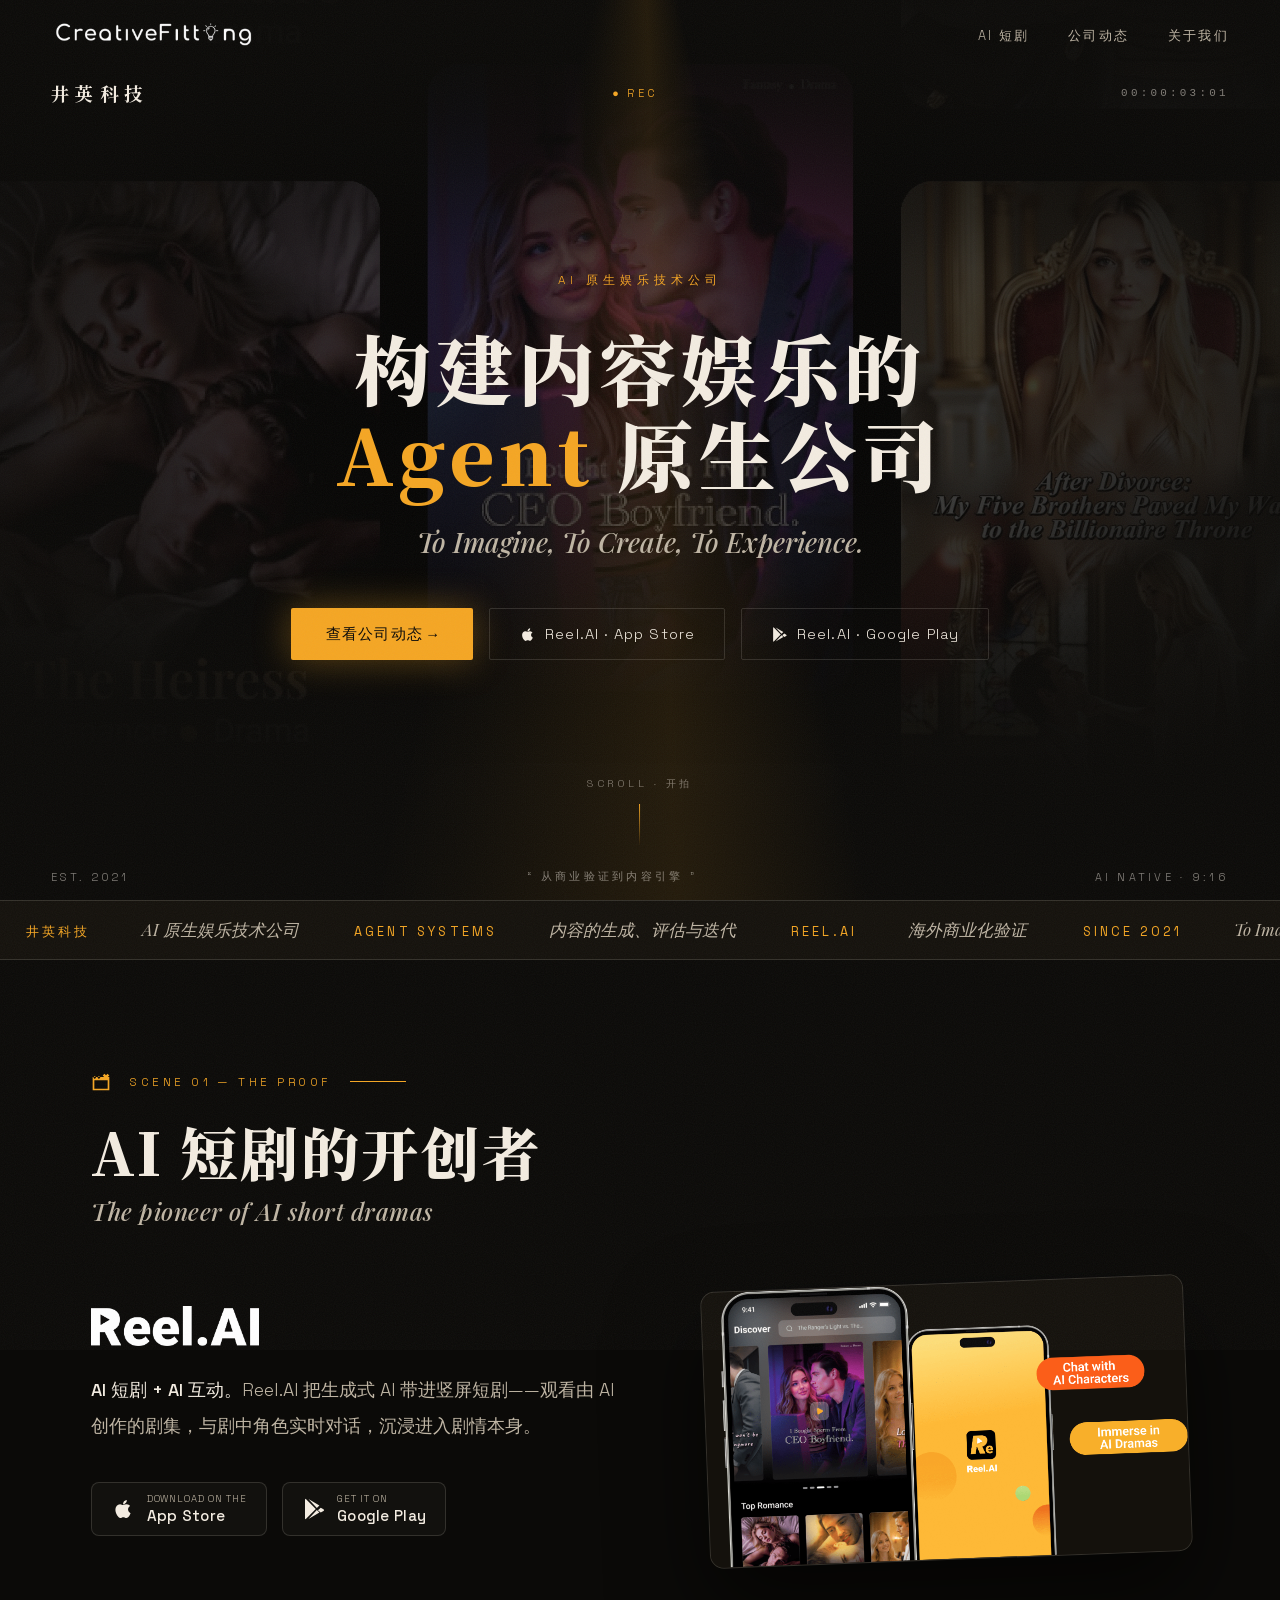
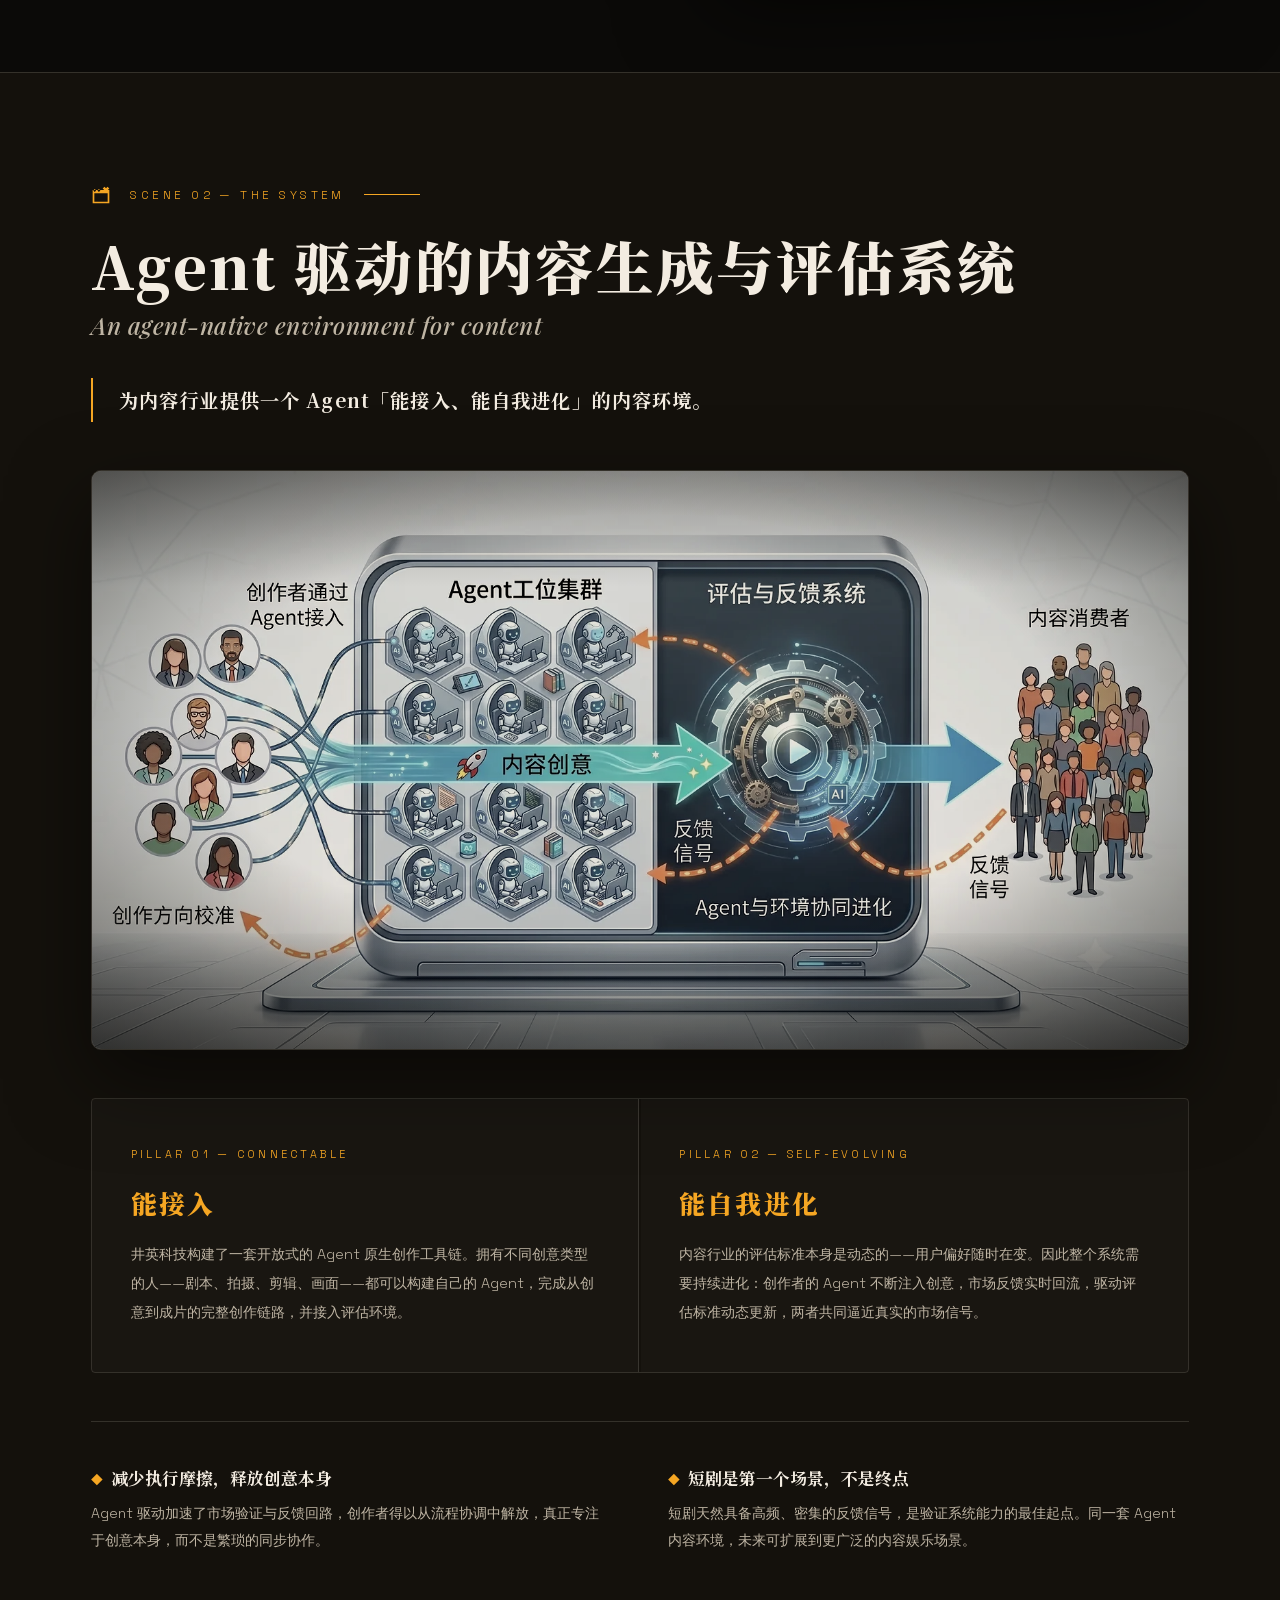
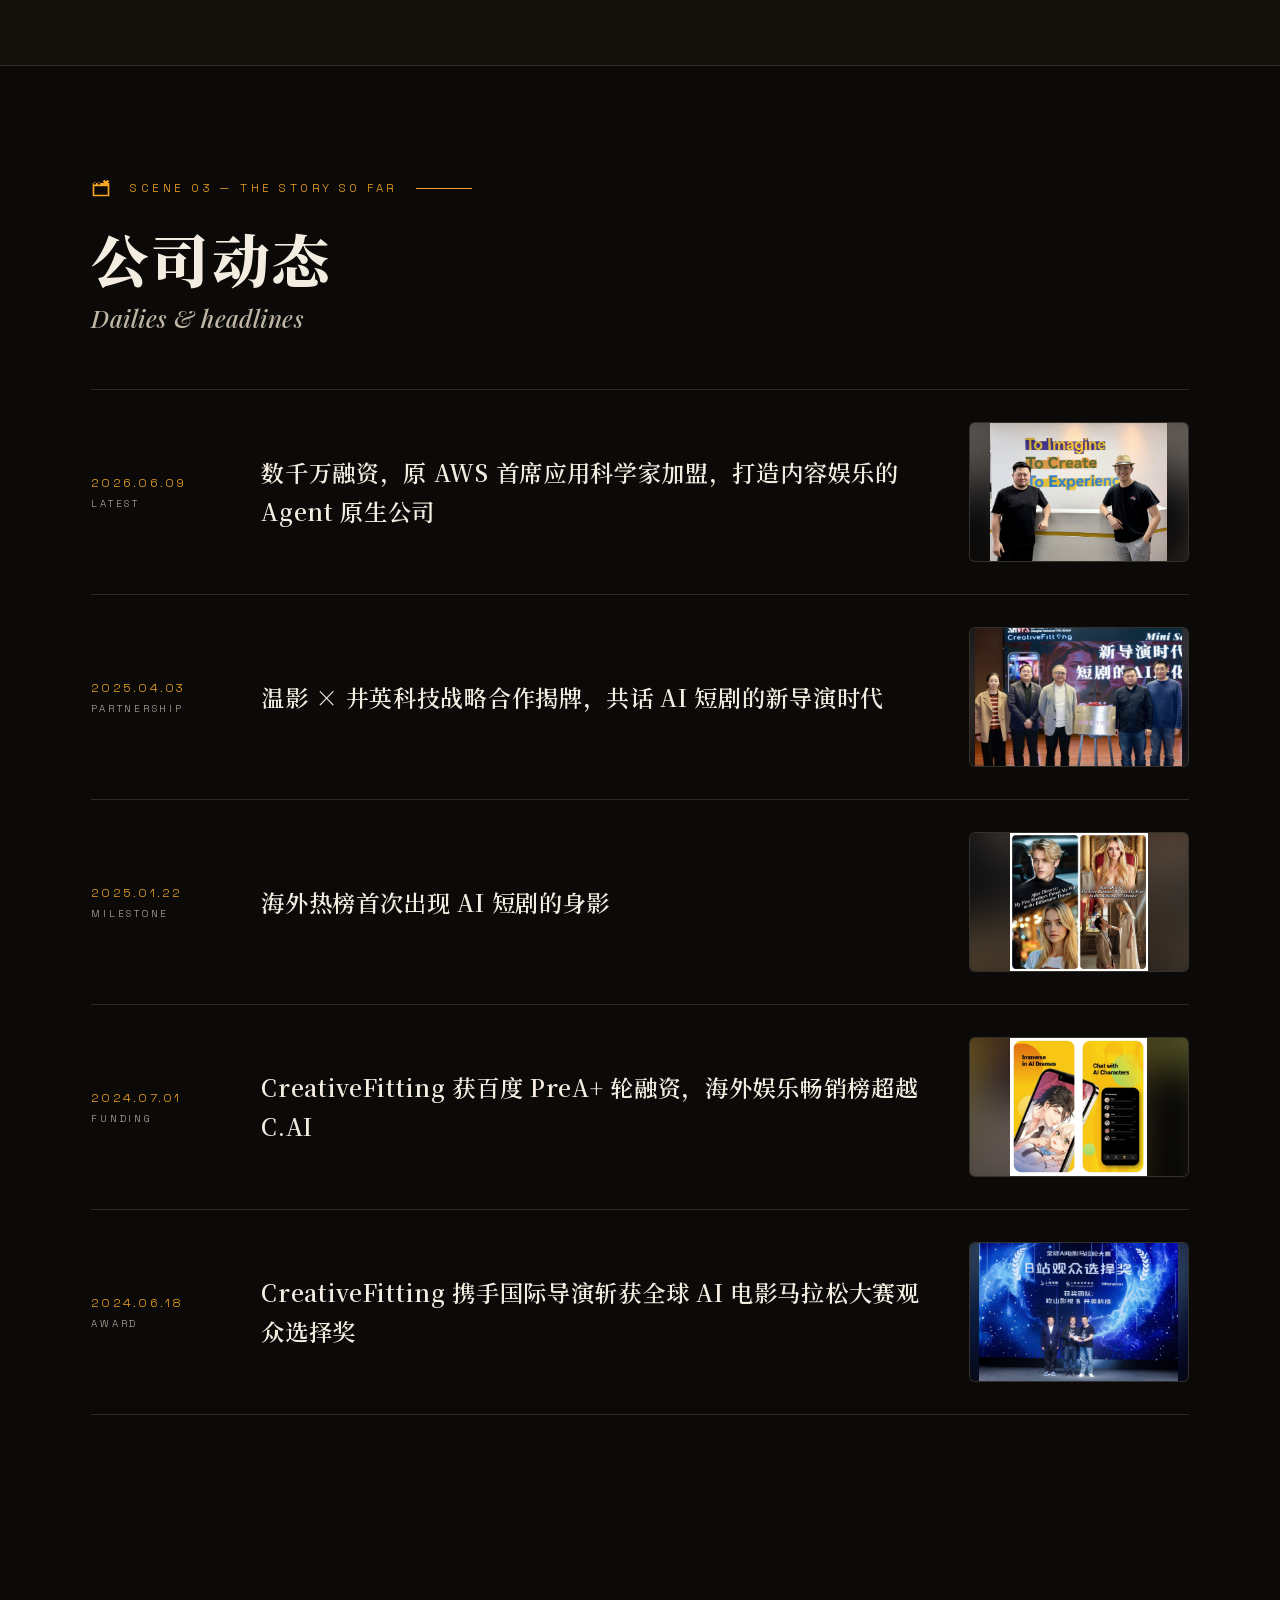
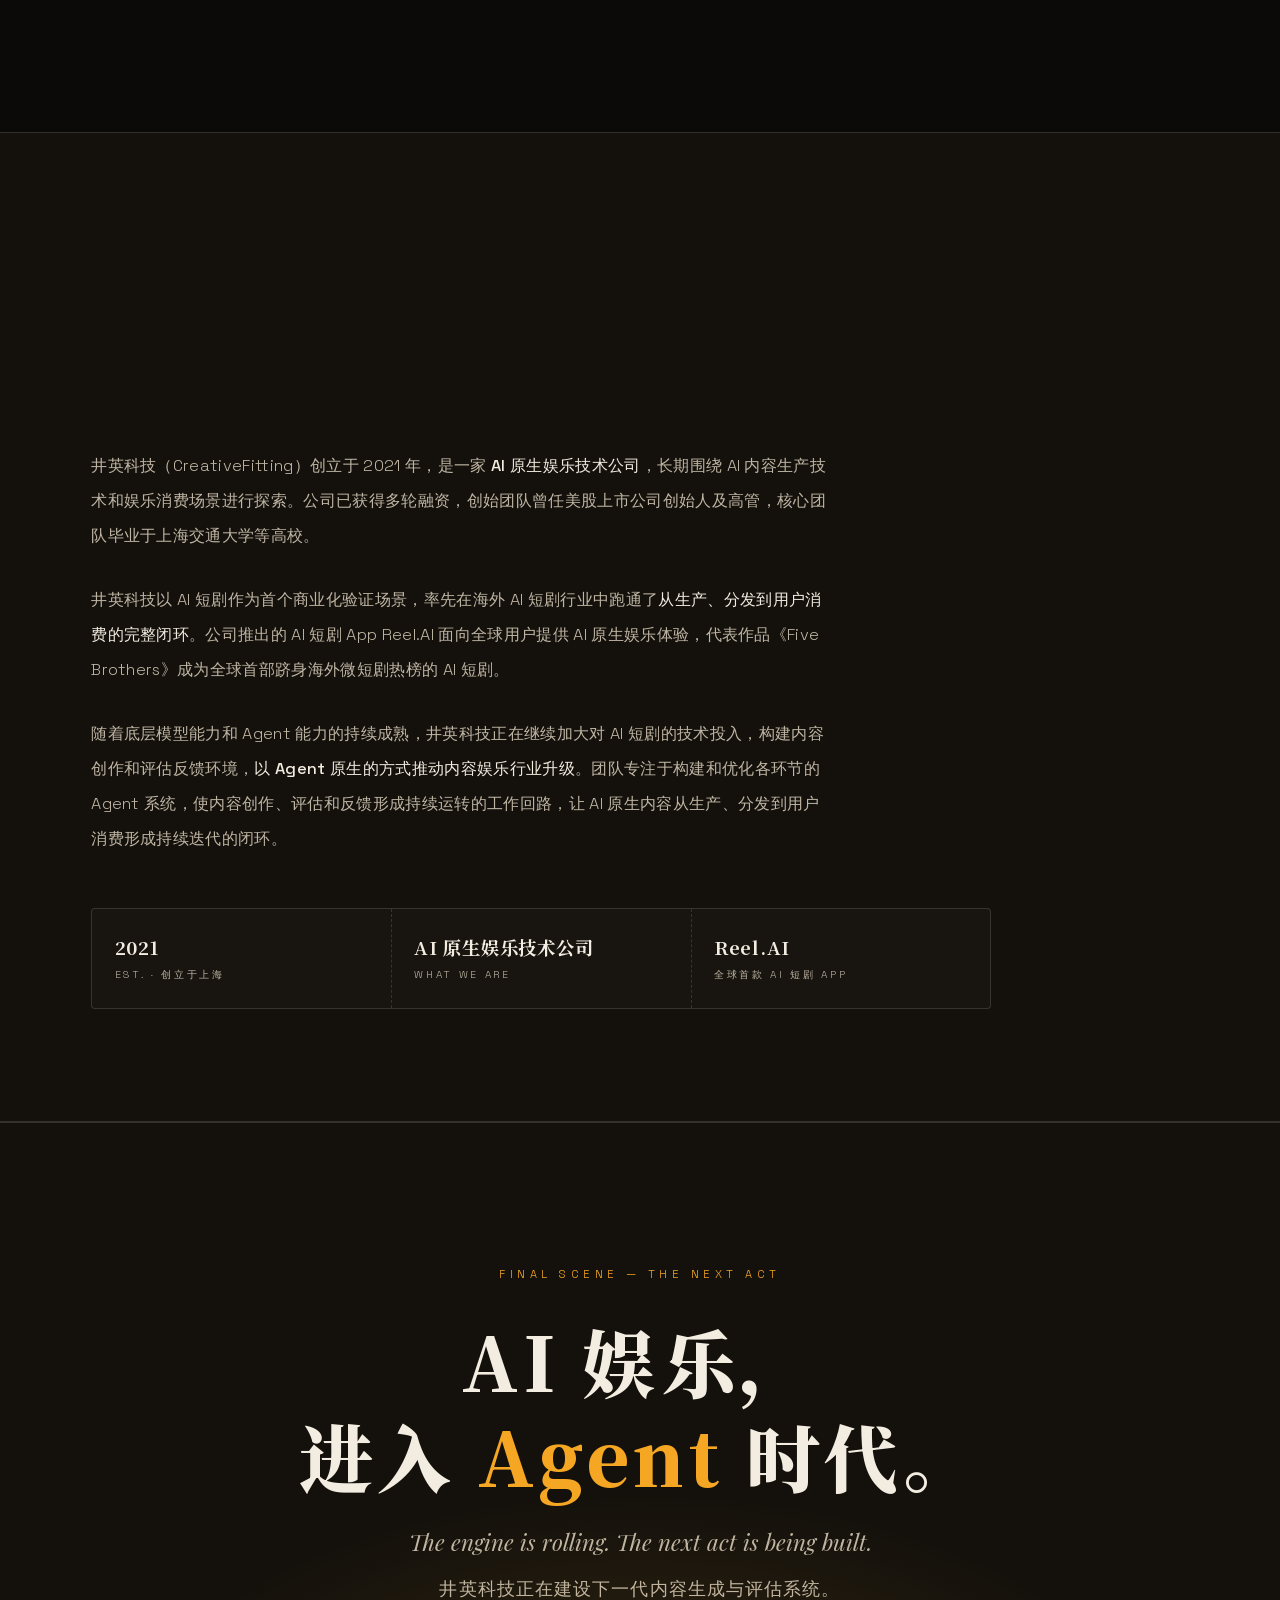
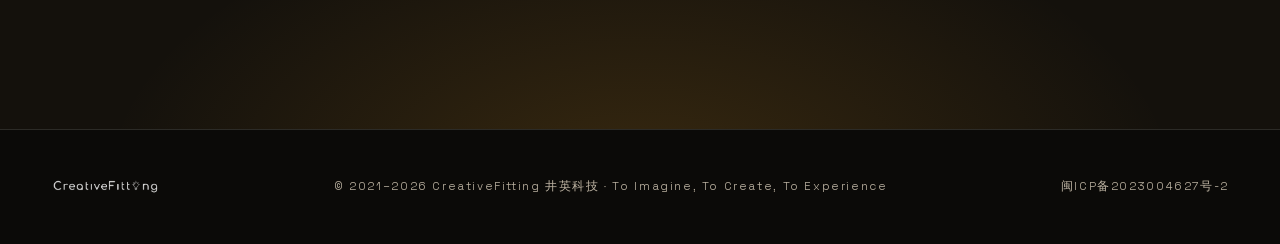
<file: index.html>
<!DOCTYPE html>
<html lang="zh-CN">
<head>
<meta charset="UTF-8" />
<meta name="viewport" content="width=device-width, initial-scale=1" />
<title>CreativeFitting 井英科技 — AI 原生娱乐技术公司</title>
<meta name="description" content="井英科技 CreativeFitting：AI 原生娱乐技术公司。从 AI 短剧商业化验证出发，用 Agent 重构娱乐内容的生成、评估与迭代。" />
<link href="./assets/fonts/fonts.css" rel="stylesheet">
<style>
  :root{
    --ink:#0b0a08;
    --ink-2:#14110c;
    --paper:#f3ece1;
    --paper-dim:#bfb5a4;
    --amber:#f5a623;
    --amber-deep:#c97b12;
    --line:rgba(243,236,225,.14);
    --serif-zh:"Noto Serif SC","Songti SC","STSong",serif;
    --serif-en:"Playfair Display",Georgia,"Times New Roman",serif;
    --mono:"Space Grotesk","SF Mono",ui-monospace,monospace;
  }
  *{margin:0;padding:0;box-sizing:border-box}
  html{scroll-behavior:smooth}
  body{
    background:var(--ink);
    color:var(--paper);
    font-family:var(--mono);
    font-weight:300;
    overflow-x:hidden;
    -webkit-font-smoothing:antialiased;
  }
  ::selection{background:var(--amber);color:var(--ink)}
  a{color:inherit;text-decoration:none}
  img{display:block;max-width:100%}

  /* ---------- film grain ---------- */
  body::after{
    content:"";position:fixed;inset:-50%;z-index:120;pointer-events:none;opacity:.05;
    background-image:url("data:image/svg+xml,%3Csvg xmlns='http://www.w3.org/2000/svg' width='300' height='300'%3E%3Cfilter id='n'%3E%3CfeTurbulence type='fractalNoise' baseFrequency='0.9' numOctaves='2'/%3E%3C/filter%3E%3Crect width='100%25' height='100%25' filter='url(%23n)'/%3E%3C/svg%3E");
    animation:grain 7s steps(10) infinite;
  }
  @keyframes grain{
    0%,100%{transform:translate(0,0)} 10%{transform:translate(-3%,2%)}
    30%{transform:translate(2%,-4%)} 50%{transform:translate(-4%,-2%)}
    70%{transform:translate(3%,4%)} 90%{transform:translate(-2%,3%)}
  }

  /* ---------- nav ---------- */
  nav{
    position:fixed;top:0;left:0;right:0;z-index:100;
    display:flex;align-items:center;justify-content:space-between;
    padding:1.1rem 4vw;
    transition:background .4s,border-color .4s,padding .4s;
    border-bottom:1px solid transparent;
  }
  nav.scrolled{background:rgba(11,10,8,.86);backdrop-filter:blur(14px);border-color:var(--line);padding:.7rem 4vw}
  nav .brand img{height:34px;width:auto}
  nav ul{display:flex;gap:2.4rem;list-style:none;align-items:center}
  nav ul a{font-size:.8rem;letter-spacing:.18em;text-transform:uppercase;color:var(--paper-dim);transition:color .3s;position:relative}
  nav ul a:hover{color:var(--paper)}
  nav ul a::after{content:"";position:absolute;left:0;bottom:-6px;height:1px;width:0;background:var(--amber);transition:width .3s}
  nav ul a:hover::after{width:100%}
  .btn-director{
    font-family:var(--mono);font-size:.78rem;letter-spacing:.14em;
    border:1px solid var(--amber);color:var(--amber);
    padding:.55rem 1.3rem;border-radius:2px;
    transition:background .3s,color .3s;white-space:nowrap;
  }
  .btn-director:hover{background:var(--amber);color:var(--ink)}
  .nav-mobile-hide{display:flex}
  @media(max-width:760px){.nav-mobile-hide{display:none}}

  /* ---------- hero ---------- */
  .hero{position:relative;min-height:100vh;display:flex;align-items:center;justify-content:center;overflow:hidden}
  .hero-bg{
    position:absolute;inset:-8%;
    background:url("./assets/hero-bg.jpg") center/cover;
    filter:saturate(.7) brightness(.5);
    animation:slowpan 36s ease-in-out infinite alternate;
  }
  @keyframes slowpan{from{transform:scale(1) translateY(-1.5%)}to{transform:scale(1.08) translateY(1.5%)}}
  .hero-shade{position:absolute;inset:0;background:
    radial-gradient(ellipse 70% 55% at 50% 42%,rgba(11,10,8,.25) 0%,rgba(11,10,8,.88) 75%,var(--ink) 100%),
    linear-gradient(to bottom,rgba(11,10,8,.75),transparent 30%,transparent 65%,var(--ink) 96%);
  }
  .beam{
    position:absolute;top:-20%;left:50%;width:140vmax;height:140vmax;transform:translateX(-50%);
    background:conic-gradient(from 168deg at 50% 0%,transparent 0deg,rgba(245,166,35,.10) 10deg,rgba(245,166,35,.02) 22deg,transparent 26deg);
    pointer-events:none;animation:flicker 9s linear infinite;
  }
  @keyframes flicker{0%,100%{opacity:.9}48%{opacity:.55}52%{opacity:.95}73%{opacity:.7}}
  .letterbox{position:absolute;left:0;right:0;z-index:5;display:flex;justify-content:space-between;align-items:center;padding:1rem 4vw;font-size:.68rem;letter-spacing:.3em;color:rgba(243,236,225,.5);text-transform:uppercase}
  .letterbox.top{top:64px}
  .letterbox.bottom{bottom:0}
  .letterbox .rec{color:var(--amber)}
  .letterbox .brand-name{
    font-family:var(--serif-zh);font-weight:700;font-size:1.15rem;
    letter-spacing:.34em;color:var(--paper);
  }
  @media(max-width:640px){.letterbox #timecode,.letterbox.bottom span:nth-child(2){display:none}}
  .rec::before{content:"●";margin-right:.5em;animation:blink 1.4s steps(1) infinite}
  #timecode{
    font-family:"SF Mono",ui-monospace,Menlo,Consolas,"Courier New",monospace;
    font-variant-numeric:tabular-nums;font-feature-settings:"tnum";
  }
  @keyframes blink{50%{opacity:.15}}

  .hero-inner{position:relative;z-index:6;text-align:center;padding:7rem 4vw 5rem;max-width:1100px}
  .kicker{
    font-size:.74rem;letter-spacing:.42em;text-transform:uppercase;color:var(--amber);
    margin-bottom:2.2rem;
  }
  .hero h1{
    font-family:var(--serif-zh);font-weight:900;
    font-size:clamp(2rem,6vw,4.8rem);
    line-height:1.12;letter-spacing:.06em;
  }
  .hero h1 .row{display:block;overflow:hidden;padding-bottom:.14em;margin-bottom:-.14em}
  .hero h1 .row span{display:inline-block;transform:translateY(110%);animation:rise 1.1s cubic-bezier(.16,1,.3,1) forwards}
  .hero h1 .row:nth-child(2) span{animation-delay:.18s}
  @keyframes rise{to{transform:translateY(0)}}
  .hero h1 em{font-style:normal;color:var(--amber)}
  .hero .en-tag{
    font-family:var(--serif-en);font-style:italic;font-weight:500;
    font-size:clamp(1.05rem,2.4vw,1.7rem);color:var(--paper-dim);
    margin-top:1.8rem;opacity:0;animation:fadeup 1s ease .7s forwards;
  }
  @keyframes fadeup{from{opacity:0;transform:translateY(14px)}to{opacity:1;transform:none}}
  .hero-cta{display:flex;gap:1rem;justify-content:center;flex-wrap:wrap;margin-top:3rem;opacity:0;animation:fadeup 1s ease 1.1s forwards}
  .cta-main{
    background:var(--amber);color:var(--ink);font-family:var(--mono);font-weight:500;
    padding:1rem 2.2rem;font-size:.92rem;letter-spacing:.08em;border-radius:2px;
    display:inline-flex;align-items:center;gap:.6rem;
    box-shadow:0 0 36px rgba(245,166,35,.35);transition:transform .25s,box-shadow .25s;
  }
  .cta-main:hover{transform:translateY(-2px);box-shadow:0 6px 50px rgba(245,166,35,.5)}
  .cta-ghost{
    border:1px solid var(--line);color:var(--paper);padding:1rem 1.8rem;font-size:.92rem;
    letter-spacing:.08em;border-radius:2px;display:inline-flex;align-items:center;gap:.55rem;
    transition:border-color .3s,background .3s;
  }
  .cta-ghost:hover{border-color:var(--amber);background:rgba(245,166,35,.08)}
  .cta-ghost svg{width:17px;height:17px;fill:currentColor}
  .scroll-hint{position:absolute;bottom:3.4rem;left:50%;transform:translateX(-50%);z-index:6;font-size:.65rem;letter-spacing:.34em;color:rgba(243,236,225,.45);text-transform:uppercase}
  .scroll-hint::after{content:"";display:block;width:1px;height:42px;background:linear-gradient(var(--amber),transparent);margin:.8rem auto 0;animation:drop 1.8s ease-in-out infinite}
  @keyframes drop{0%{transform:scaleY(0);transform-origin:top}45%{transform:scaleY(1);transform-origin:top}55%{transform:scaleY(1);transform-origin:bottom}100%{transform:scaleY(0);transform-origin:bottom}}

  /* ---------- marquee ---------- */
  .marquee{
    border-top:1px solid var(--line);border-bottom:1px solid var(--line);
    overflow:hidden;white-space:nowrap;padding:1.05rem 0;background:var(--ink-2);
  }
  .marquee-track{display:inline-block;animation:scroll 30s linear infinite}
  .marquee span{
    font-family:var(--serif-en);font-style:italic;font-size:1.05rem;color:var(--paper-dim);
    margin:0 1.6rem;
  }
  .marquee b{color:var(--amber);font-family:var(--mono);font-style:normal;font-weight:400;font-size:.8rem;letter-spacing:.25em;vertical-align:middle}
  @keyframes scroll{to{transform:translateX(-50%)}}

  /* ---------- sections common ---------- */
  section{position:relative}
  .wrap{max-width:1200px;margin:0 auto;padding:7rem 4vw}
  .slate{display:flex;align-items:center;gap:1.2rem;margin-bottom:1.6rem}
  .slate .no{font-size:.72rem;letter-spacing:.3em;color:var(--amber);text-transform:uppercase}
  .slate .bar{flex:0 0 56px;height:1px;background:var(--amber)}
  .slate .clap{width:20px;height:20px;fill:var(--amber)}
  h2.sec{
    font-family:var(--serif-zh);font-weight:900;font-size:clamp(2rem,5vw,3.6rem);
    line-height:1.2;letter-spacing:.04em;
  }
  h2.sec .en{display:block;font-family:var(--serif-en);font-style:italic;font-weight:500;font-size:.42em;color:var(--paper-dim);margin-top:.7rem;letter-spacing:.02em}
  .reveal{opacity:0;transform:translateY(36px);transition:opacity .9s ease,transform .9s cubic-bezier(.16,1,.3,1)}
  .reveal.in{opacity:1;transform:none}

  /* ---------- reel.ai ---------- */
  .reel-grid{display:grid;grid-template-columns:1.05fr .95fr;gap:5rem;align-items:center;margin-top:3.5rem}
  @media(max-width:900px){.reel-grid{grid-template-columns:1fr;gap:3rem}}
  .reel-copy .reel-logo{height:40px;width:auto;filter:invert(1) brightness(1.6);margin-bottom:1.6rem}
  .reel-copy p.lead{font-size:1.12rem;line-height:2;color:var(--paper-dim);max-width:34em}
  .reel-copy p.lead strong{color:var(--paper);font-weight:500}
  .feature-tags{display:flex;gap:.7rem;flex-wrap:wrap;margin-top:1.8rem}
  .feature-tags li{
    list-style:none;font-size:.74rem;letter-spacing:.14em;color:var(--amber);
    border:1px solid rgba(245,166,35,.4);padding:.45rem 1rem;border-radius:999px;
  }
  .stores{display:flex;gap:.9rem;margin-top:2.4rem;flex-wrap:wrap}
  .store{
    display:flex;align-items:center;gap:.7rem;border:1px solid var(--line);
    border-radius:8px;padding:.6rem 1.2rem;transition:border-color .3s,background .3s;background:rgba(243,236,225,.03);
  }
  .store:hover{border-color:var(--paper);background:rgba(243,236,225,.07)}
  .store svg{width:24px;height:24px;fill:var(--paper)}
  .store small{display:block;font-size:.6rem;letter-spacing:.1em;color:var(--paper-dim);text-transform:uppercase}
  .store b{font-weight:500;font-size:.95rem;letter-spacing:.02em}
  .reel-visual{position:relative;display:flex;justify-content:center}
  .reel-visual .glow{position:absolute;inset:8% 4%;background:radial-gradient(closest-side,rgba(245,166,35,.28),transparent 70%);filter:blur(28px)}
  .reel-visual .shotcard{
    position:relative;border-radius:14px;overflow:hidden;transform:rotate(-2.2deg);
    border:1px solid var(--line);box-shadow:0 40px 90px rgba(0,0,0,.6);
    transition:transform .5s cubic-bezier(.16,1,.3,1);
    background:var(--ink-2);
  }
  .reel-visual .shotcard:hover{transform:rotate(0) scale(1.02)}
  .reel-visual .shotcard img{width:100%}

  /* ---------- agent pipeline ---------- */
  .agent{background:var(--ink-2);border-top:1px solid var(--line);border-bottom:1px solid var(--line)}
  .agent .intro{max-width:38em;color:var(--paper-dim);line-height:2;margin-top:1.6rem;font-size:1.02rem}
  .agent-quote{
    margin-top:2.4rem;border-left:2px solid var(--amber);padding:.3rem 0 .3rem 1.6rem;
    font-family:var(--serif-zh);font-size:1.2rem;font-weight:700;color:var(--paper);letter-spacing:.06em;line-height:1.8;
  }
  .agent-img{
    margin-top:3rem;position:relative;border-radius:10px;overflow:hidden;
    border:1px solid var(--line);box-shadow:0 30px 80px rgba(0,0,0,.5);
  }
  .agent-img img{
    width:100%;display:block;
    filter:brightness(.86) saturate(.8) sepia(.14) contrast(1.04);
    animation:envpan 20s ease-in-out infinite alternate;
  }
  @keyframes envpan{from{transform:scale(1)}to{transform:scale(1.055) translateY(-1.4%)}}
  .agent-img::after{
    content:"";position:absolute;inset:0;pointer-events:none;
    background:
      radial-gradient(ellipse 75% 72% at 50% 45%,transparent 52%,rgba(11,10,8,.6) 100%),
      linear-gradient(to bottom,rgba(11,10,8,.3),transparent 20%,transparent 80%,rgba(11,10,8,.4));
  }
  .agent-img::before{
    content:"";position:absolute;top:0;bottom:0;left:-15%;width:90px;z-index:2;pointer-events:none;
    background:linear-gradient(90deg,transparent,rgba(245,166,35,.14),transparent);
    animation:envscan 8s linear infinite;
  }
  @keyframes envscan{from{left:-15%}to{left:112%}}
  .agent-pillars{display:grid;grid-template-columns:1fr 1fr;gap:2px;margin-top:3rem;border:1px solid var(--line);border-radius:4px;overflow:hidden}
  @media(max-width:700px){.agent-pillars{grid-template-columns:1fr}}
  .pillar{
    padding:2.8rem 2.4rem;background:rgba(243,236,225,.02);position:relative;
    transition:background .4s;
  }
  .pillar:first-child{border-right:1px solid var(--line)}
  @media(max-width:700px){.pillar:first-child{border-right:none;border-bottom:1px solid var(--line)}}
  .pillar:hover{background:rgba(245,166,35,.05)}
  .pillar .tag{font-size:.68rem;letter-spacing:.3em;text-transform:uppercase;color:var(--amber);margin-bottom:1.2rem}
  .pillar h3{font-family:var(--serif-zh);font-weight:900;font-size:1.6rem;letter-spacing:.08em;color:var(--paper);margin-bottom:1.2rem}
  .pillar h3 em{font-style:normal;color:var(--amber)}
  .pillar p{font-size:.9rem;color:var(--paper-dim);line-height:2}
  .agent-points{display:flex;gap:3.5rem;margin-top:3rem;flex-wrap:wrap;padding-top:2.8rem;border-top:1px solid var(--line)}
  .agent-points div{flex:1;min-width:220px}
  .agent-points b{display:block;font-family:var(--serif-zh);font-weight:700;font-size:1.05rem;margin-bottom:.6rem;color:var(--paper)}
  .agent-points b::before{content:"◆";color:var(--amber);font-size:.7em;margin-right:.7em;vertical-align:.15em}
  .agent-points p{font-size:.88rem;color:var(--paper-dim);line-height:1.9}

  /* ---------- news ---------- */
  .news-list{margin-top:3.5rem;border-top:1px solid var(--line)}
  .news-item{
    display:grid;grid-template-columns:130px 1fr 220px;gap:2.5rem;align-items:center;
    padding:2rem 0;border-bottom:1px solid var(--line);position:relative;
    transition:background .35s,padding-left .35s;
  }
  .news-item.no-thumb{grid-template-columns:130px 1fr}
  .news-item:hover{background:rgba(243,236,225,.025);padding-left:1rem}
  .news-item .date{font-size:.78rem;letter-spacing:.18em;color:var(--amber)}
  .news-item .date small{display:block;color:var(--paper-dim);letter-spacing:.28em;font-size:.62rem;margin-top:.4rem;text-transform:uppercase}
  .news-item h3{
    font-family:var(--serif-zh);font-weight:600;font-size:clamp(1.05rem,2vw,1.45rem);
    line-height:1.7;letter-spacing:.03em;transition:color .3s;
  }
  .news-item:hover h3{color:var(--amber)}
  .news-item .thumb{
    width:220px;height:140px;overflow:hidden;border-radius:6px;border:1px solid var(--line);
    position:relative;background:var(--ink-2);
  }
  .news-item .thumb .thumb-bg{
    position:absolute;inset:0;width:100%;height:100%;object-fit:cover;
    filter:blur(16px) saturate(.7) brightness(.45);transform:scale(1.35);
  }
  .news-item .thumb img:not(.thumb-bg){
    position:relative;z-index:1;width:100%;height:100%;object-fit:contain;
    filter:saturate(.9);transition:transform .6s ease,filter .6s;
  }
  .news-item:hover .thumb img:not(.thumb-bg){transform:scale(1.05);filter:saturate(1.1)}
  .news-item .arrow{position:absolute;right:.4rem;top:50%;transform:translateY(-50%);color:var(--amber);opacity:0;transition:opacity .3s,right .3s;font-size:1.3rem}
  .news-item:hover .arrow{opacity:1;right:-.6rem}
  @media(max-width:820px){
    .news-item{grid-template-columns:1fr;gap:1rem}
    .news-item.no-thumb{grid-template-columns:1fr}
    .news-item .thumb{width:100%;height:170px}
  }

  /* ---------- about ---------- */
  .about-copy{margin-top:3rem;max-width:46em}
  .about-copy p{font-size:1.02rem;line-height:2.15;color:var(--paper-dim);margin-bottom:1.8rem;letter-spacing:.02em}
  .about-copy p strong{color:var(--paper);font-weight:500}
  .fact-row{display:flex;margin-top:3.2rem;border:1px solid var(--line);border-radius:4px;overflow:hidden;flex-wrap:wrap;background:rgba(243,236,225,.02);max-width:900px}
  .fact{flex:1;min-width:200px;padding:1.6rem 1.4rem;border-right:1px dashed var(--line)}
  .fact:last-child{border-right:none}
  .fact b{display:block;font-family:var(--serif-zh);font-weight:700;font-size:1.15rem;color:var(--paper);letter-spacing:.04em}
  .fact small{display:block;margin-top:.5rem;font-size:.64rem;letter-spacing:.26em;color:var(--paper-dim);text-transform:uppercase}
  @media(max-width:680px){.fact{min-width:100%;border-right:none;border-bottom:1px dashed var(--line)}.fact:last-child{border-bottom:none}}

  /* ---------- finale ---------- */
  .finale{
    text-align:center;padding:9rem 4vw 8rem;position:relative;overflow:hidden;
    border-top:1px solid var(--line);background:var(--ink-2);
  }
  .finale::before{
    content:"";position:absolute;inset:0;
    background:radial-gradient(ellipse 60% 70% at 50% 110%,rgba(245,166,35,.16),transparent 70%);
  }
  .finale .cue{font-size:.7rem;letter-spacing:.4em;color:var(--amber);text-transform:uppercase;margin-bottom:2rem}
  .finale h2{
    font-family:var(--serif-zh);font-weight:900;font-size:clamp(2.2rem,6vw,4.6rem);
    letter-spacing:.06em;line-height:1.3;position:relative;
  }
  .finale .en-line{font-family:var(--serif-en);font-style:italic;color:var(--paper-dim);font-size:clamp(1rem,2vw,1.4rem);margin-top:1.4rem}
  .finale .zh-line{color:var(--paper-dim);font-size:clamp(.95rem,1.8vw,1.15rem);margin-top:1.2rem;letter-spacing:.06em}
  .finale .cta-row{display:flex;gap:1rem;justify-content:center;flex-wrap:wrap;margin-top:3rem;position:relative}

  /* ---------- footer ---------- */
  footer{border-top:1px solid var(--line);padding:3rem 4vw;background:var(--ink)}
  .foot-row{max-width:1200px;margin:0 auto;display:flex;justify-content:space-between;align-items:center;gap:2rem;flex-wrap:wrap}
  footer img{height:18px;opacity:.85}
  footer p{font-size:.72rem;letter-spacing:.14em;color:var(--paper-dim)}
  footer a:hover{color:var(--paper)}
</style>
</head>
<body>

<nav id="nav">
  <a class="brand" href="#"><img src="./assets/logo.png" alt="CreativeFitting"></a>
  <ul class="nav-mobile-hide">
    <li><a href="#reel">AI 短剧</a></li>
    <li><a href="#news">公司动态</a></li>
    <li><a href="#about">关于我们</a></li>
  </ul>
</nav>

<!-- ================= HERO ================= -->
<header class="hero">
  <div class="hero-bg"></div>
  <div class="hero-shade"></div>
  <div class="beam"></div>

  <div class="letterbox top">
    <span class="brand-name">井英科技</span>
    <span class="rec">REC</span>
    <span id="timecode">00:00:00:00</span>
  </div>

  <div class="hero-inner">
    <p class="kicker">AI 原生娱乐技术公司</p>
    <h1>
      <span class="row"><span>构建内容娱乐的</span></span>
      <span class="row"><span><em>Agent</em> 原生公司</span></span>
    </h1>
    <p class="en-tag">To Imagine, To Create, To Experience.</p>
    <div class="hero-cta">
      <a class="cta-main" href="#news">查看公司动态 →</a>
      <a class="cta-ghost" href="https://apps.apple.com/us/app/reel-ai/id6475064170" target="_blank" rel="noopener">
        <svg viewBox="0 0 24 24"><path d="M17.05 20.28c-.98.95-2.05.8-3.08.35-1.09-.46-2.09-.48-3.24 0-1.44.62-2.2.44-3.06-.35C2.79 15.25 3.51 7.59 9.05 7.31c1.35.07 2.29.74 3.08.8 1.18-.24 2.31-.93 3.57-.84 1.51.12 2.65.72 3.4 1.8-3.12 1.87-2.38 5.98.48 7.13-.57 1.5-1.31 2.99-2.53 4.09zM12.03 7.25c-.15-2.23 1.66-4.07 3.74-4.25.29 2.58-2.34 4.5-3.74 4.25z"/></svg>
        Reel.AI · App Store
      </a>
      <a class="cta-ghost" href="https://play.google.com/store/apps/details?id=com.ireel.playlet&hl=en_US" target="_blank" rel="noopener">
        <svg viewBox="0 0 24 24"><path d="M3.61 1.81 13.79 12 3.6 22.19c-.36-.19-.6-.57-.6-1.04V2.85c0-.47.25-.85.61-1.04zM14.85 13.06l2.56 2.56-10.95 6.3 8.39-8.86zm3.9-2.42 2.72 1.57c.71.41.71 1.43 0 1.84l-2.72 1.56-2.84-2.48 2.84-2.49zM6.46 2.08l10.95 6.3-2.56 2.56-8.39-8.86z"/></svg>
        Reel.AI · Google Play
      </a>
    </div>
  </div>

  <p class="scroll-hint">Scroll · 开拍</p>
  <div class="letterbox bottom">
    <span>EST. 2021</span>
    <span>“ 从商业验证到内容引擎 ”</span>
    <span>AI NATIVE · 9:16</span>
  </div>
</header>

<!-- ================= MARQUEE ================= -->
<div class="marquee" aria-hidden="true">
  <div class="marquee-track" id="mtrack">
    <span><b>井英科技</b></span><span>AI 原生娱乐技术公司</span>
    <span><b>AGENT SYSTEMS</b></span><span>内容的生成、评估与迭代</span>
    <span><b>REEL.AI</b></span><span>海外商业化验证</span>
    <span><b>SINCE 2021</b></span><span>To Imagine, To Create, To Experience</span>
  </div>
</div>

<!-- ================= REEL.AI / COMMERCIAL PROOF ================= -->
<section id="reel">
  <div class="wrap">
    <div class="slate reveal">
      <svg class="clap" viewBox="0 0 24 24"><path d="M20.2 6 22 4.2 19.8 2 18 3.8 16.2 2 14 4.2 15.8 6H2v16h20V6h-1.8zM4.5 4.7 6.3 6.5 4.5 8.3 2.7 6.5l1.8-1.8zm5 0 1.8 1.8-1.8 1.8-1.8-1.8 1.8-1.8zM20 20H4V10h16v10z"/></svg>
      <span class="no">Scene 01 — The Proof</span>
      <span class="bar"></span>
    </div>
    <h2 class="sec reveal">AI 短剧的开创者<span class="en">The pioneer of AI short dramas</span></h2>

    <div class="reel-grid">
      <div class="reel-copy reveal">
        <img class="reel-logo" src="./assets/reel-logo.png" alt="Reel.AI">
        <p class="lead"><strong>AI 短剧 + AI 互动。</strong>Reel.AI 把生成式 AI 带进竖屏短剧——观看由 AI 创作的剧集，与剧中角色实时对话，沉浸进入剧情本身。</p>
        <div class="stores">
          <a class="store" href="https://apps.apple.com/us/app/reel-ai/id6475064170" target="_blank" rel="noopener">
            <svg viewBox="0 0 24 24"><path d="M17.05 20.28c-.98.95-2.05.8-3.08.35-1.09-.46-2.09-.48-3.24 0-1.44.62-2.2.44-3.06-.35C2.79 15.25 3.51 7.59 9.05 7.31c1.35.07 2.29.74 3.08.8 1.18-.24 2.31-.93 3.57-.84 1.51.12 2.65.72 3.4 1.8-3.12 1.87-2.38 5.98.48 7.13-.57 1.5-1.31 2.99-2.53 4.09zM12.03 7.25c-.15-2.23 1.66-4.07 3.74-4.25.29 2.58-2.34 4.5-3.74 4.25z"/></svg>
            <span><small>Download on the</small><b>App Store</b></span>
          </a>
          <a class="store" href="https://play.google.com/store/apps/details?id=com.ireel.playlet&hl=en_US" target="_blank" rel="noopener">
            <svg viewBox="0 0 24 24"><path d="M3.61 1.81 13.79 12 3.6 22.19c-.36-.19-.6-.57-.6-1.04V2.85c0-.47.25-.85.61-1.04zM14.85 13.06l2.56 2.56-10.95 6.3 8.39-8.86zm3.9-2.42 2.72 1.57c.71.41.71 1.43 0 1.84l-2.72 1.56-2.84-2.48 2.84-2.49zM6.46 2.08l10.95 6.3-2.56 2.56-8.39-8.86z"/></svg>
            <span><small>Get it on</small><b>Google Play</b></span>
          </a>
        </div>
      </div>
      <div class="reel-visual reveal">
        <div class="glow"></div>
        <figure class="shotcard">
          <img src="./assets/reel-app-dark.png" alt="Reel.AI App — Chat with AI Characters, Immerse in AI Dramas" loading="lazy">
        </figure>
      </div>
    </div>
  </div>
</section>

<!-- ================= AGENT SYSTEM ================= -->
<section id="agent" class="agent">
  <div class="wrap">
    <div class="slate reveal">
      <svg class="clap" viewBox="0 0 24 24"><path d="M20.2 6 22 4.2 19.8 2 18 3.8 16.2 2 14 4.2 15.8 6H2v16h20V6h-1.8zM4.5 4.7 6.3 6.5 4.5 8.3 2.7 6.5l1.8-1.8zm5 0 1.8 1.8-1.8 1.8-1.8-1.8 1.8-1.8zM20 20H4V10h16v10z"/></svg>
      <span class="no">Scene 02 — The System</span>
      <span class="bar"></span>
    </div>
    <h2 class="sec reveal">Agent 驱动的内容生成与评估系统<span class="en">An agent-native environment for content</span></h2>
    <div class="agent-quote reveal">为内容行业提供一个 Agent「能接入、能自我进化」的内容环境。</div>

    <div class="agent-img reveal">
      <img src="./assets/agent-native-company-operating-model-1600.webp" alt="Agent 原生内容环境示意图" loading="lazy">
    </div>

    <div class="agent-pillars reveal">
      <div class="pillar">
        <p class="tag">Pillar 01 — Connectable</p>
        <h3><em>能接入</em></h3>
        <p>井英科技构建了一套开放式的 Agent 原生创作工具链。拥有不同创意类型的人——剧本、拍摄、剪辑、画面——都可以构建自己的 Agent，完成从创意到成片的完整创作链路，并接入评估环境。</p>
      </div>
      <div class="pillar">
        <p class="tag">Pillar 02 — Self-evolving</p>
        <h3><em>能自我进化</em></h3>
        <p>内容行业的评估标准本身是动态的——用户偏好随时在变。因此整个系统需要持续进化：创作者的 Agent 不断注入创意，市场反馈实时回流，驱动评估标准动态更新，两者共同逼近真实的市场信号。</p>
      </div>
    </div>

    <div class="agent-points reveal">
      <div>
        <b>减少执行摩擦，释放创意本身</b>
        <p>Agent 驱动加速了市场验证与反馈回路，创作者得以从流程协调中解放，真正专注于创意本身，而不是繁琐的同步协作。</p>
      </div>
      <div>
        <b>短剧是第一个场景，不是终点</b>
        <p>短剧天然具备高频、密集的反馈信号，是验证系统能力的最佳起点。同一套 Agent 内容环境，未来可扩展到更广泛的内容娱乐场景。</p>
      </div>
    </div>
  </div>
</section>

<!-- ================= NEWS ================= -->
<section id="news">
  <div class="wrap">
    <div class="slate reveal">
      <svg class="clap" viewBox="0 0 24 24"><path d="M20.2 6 22 4.2 19.8 2 18 3.8 16.2 2 14 4.2 15.8 6H2v16h20V6h-1.8zM4.5 4.7 6.3 6.5 4.5 8.3 2.7 6.5l1.8-1.8zm5 0 1.8 1.8-1.8 1.8-1.8-1.8 1.8-1.8zM20 20H4V10h16v10z"/></svg>
      <span class="no">Scene 03 — The Story So Far</span>
      <span class="bar"></span>
    </div>
    <h2 class="sec reveal">公司动态<span class="en">Dailies &amp; headlines</span></h2>

    <div class="news-list">
      <a class="news-item reveal" href="./p2026.html">
        <div class="date">2026.06.09<small>Latest</small></div>
        <h3>数千万融资，原 AWS 首席应用科学家加盟，打造内容娱乐的 Agent 原生公司</h3>
        <div class="thumb"><img src="./assets/news-2026-funding.jpg" alt="" loading="lazy"></div>
        <span class="arrow">→</span>
      </a>
      <a class="news-item reveal" href="./p0409.html">
        <div class="date">2025.04.03<small>Partnership</small></div>
        <h3>温影 × 井英科技战略合作揭牌，共话 AI 短剧的新导演时代</h3>
        <div class="thumb"><img src="./assets/news-wenying-1.jpg" alt="" loading="lazy"></div>
        <span class="arrow">→</span>
      </a>
      <a class="news-item reveal" href="./p0123.html">
        <div class="date">2025.01.22<small>Milestone</small></div>
        <h3>海外热榜首次出现 AI 短剧的身影</h3>
        <div class="thumb"><img src="./assets/news-fivebrothers.jpg" alt="" loading="lazy"></div>
        <span class="arrow">→</span>
      </a>
      <a class="news-item reveal" href="./p76.html">
        <div class="date">2024.07.01<small>Funding</small></div>
        <h3>CreativeFitting 获百度 PreA+ 轮融资，海外娱乐畅销榜超越 C.AI</h3>
        <div class="thumb"><img src="./assets/news-baidu-funding.jpg" alt="" loading="lazy"></div>
        <span class="arrow">→</span>
      </a>
      <a class="news-item reveal" href="./p56.html">
        <div class="date">2024.06.18<small>Award</small></div>
        <h3>CreativeFitting 携手国际导演斩获全球 AI 电影马拉松大赛观众选择奖</h3>
        <div class="thumb"><img src="./assets/news-award.jpg" alt="" loading="lazy"></div>
        <span class="arrow">→</span>
      </a>
      <a class="news-item reveal" href="./p2023.html">
        <div class="date">2023.11.20<small>Origin</small></div>
        <h3>CreativeFitting 获数百万美元 Pre-A 轮融资，自研视频生成模型，将发布全球首款 AI 短剧 APP</h3>
        <div class="thumb"><img src="./assets/news-2023.webp" alt="" loading="lazy"></div>
        <span class="arrow">→</span>
      </a>
    </div>
  </div>
</section>

<!-- ================= ABOUT ================= -->
<section id="about" class="agent">
  <div class="wrap">
    <div class="slate reveal">
      <svg class="clap" viewBox="0 0 24 24"><path d="M20.2 6 22 4.2 19.8 2 18 3.8 16.2 2 14 4.2 15.8 6H2v16h20V6h-1.8zM4.5 4.7 6.3 6.5 4.5 8.3 2.7 6.5l1.8-1.8zm5 0 1.8 1.8-1.8 1.8-1.8-1.8 1.8-1.8zM20 20H4V10h16v10z"/></svg>
      <span class="no">Scene 04 — About Us</span>
      <span class="bar"></span>
    </div>
    <h2 class="sec reveal">关于我们<span class="en">Who we are</span></h2>

    <div class="about-copy reveal">
      <p>井英科技（CreativeFitting）创立于 2021 年，是一家 <strong>AI 原生娱乐技术公司</strong>，长期围绕 AI 内容生产技术和娱乐消费场景进行探索。公司已获得多轮融资，创始团队曾任美股上市公司创始人及高管，核心团队毕业于上海交通大学等高校。</p>
      <p>井英科技以 AI 短剧作为首个商业化验证场景，率先在海外 AI 短剧行业中跑通了<strong>从生产、分发到用户消费的完整闭环</strong>。公司推出的 AI 短剧 App Reel.AI 面向全球用户提供 AI 原生娱乐体验，代表作品《Five Brothers》成为全球首部跻身海外微短剧热榜的 AI 短剧。</p>
      <p>随着底层模型能力和 Agent 能力的持续成熟，井英科技正在继续加大对 AI 短剧的技术投入，构建内容创作和评估反馈环境，<strong>以 Agent 原生的方式推动内容娱乐行业升级</strong>。团队专注于构建和优化各环节的 Agent 系统，使内容创作、评估和反馈形成持续运转的工作回路，让 AI 原生内容从生产、分发到用户消费形成持续迭代的闭环。</p>
    </div>

    <div class="fact-row reveal">
      <div class="fact"><b>2021</b><small>EST. · 创立于上海</small></div>
      <div class="fact"><b>AI 原生娱乐技术公司</b><small>What We Are</small></div>
      <div class="fact"><b>Reel.AI</b><small>全球首款 AI 短剧 APP</small></div>
    </div>
  </div>
</section>

<!-- ================= FINALE ================= -->
<section id="finale" class="finale">
  <p class="cue reveal">Final Scene — The Next Act</p>
  <h2 class="reveal">AI 娱乐，<br>进入 <em style="font-style:normal;color:var(--amber)">Agent</em> 时代。</h2>
  <p class="en-line reveal">The engine is rolling. The next act is being built.</p>
  <p class="zh-line reveal">井英科技正在建设下一代内容生成与评估系统。</p>
</section>

<footer>
  <div class="foot-row">
    <img src="./assets/logo.png" alt="CreativeFitting">
    <p>©️ 2021–2026 CreativeFitting 井英科技 · To Imagine, To Create, To Experience</p>
    <p><a href="https://beian.miit.gov.cn/" target="_blank" rel="noopener">闽ICP备2023004627号-2</a></p>
  </div>
</footer>

<script>
  // nav background on scroll
  const nav = document.getElementById('nav');
  addEventListener('scroll', () => nav.classList.toggle('scrolled', scrollY > 40), {passive:true});

  // running hero timecode (24 fps)
  const tc = document.getElementById('timecode');
  const t0 = performance.now();
  (function tick(now){
    const s = (now - t0) / 1000;
    const f = Math.floor((s % 1) * 24);
    const pad = n => String(n).padStart(2, '0');
    tc.textContent = `${pad(Math.floor(s/3600))}:${pad(Math.floor(s/60)%60)}:${pad(Math.floor(s)%60)}:${pad(f)}`;
    requestAnimationFrame(tick);
  })(t0);

  // duplicate marquee content for seamless loop
  const mt = document.getElementById('mtrack');
  mt.innerHTML += mt.innerHTML;

  // blurred-fill backdrop for news thumbs (keeps any aspect ratio uncropped)
  document.querySelectorAll('.news-item .thumb img').forEach(img => {
    const bg = img.cloneNode();
    bg.classList.add('thumb-bg');
    bg.setAttribute('aria-hidden', 'true');
    img.parentElement.prepend(bg);
  });

  // scroll reveals
  const io = new IntersectionObserver(entries => {
    for (const e of entries) if (e.isIntersecting) { e.target.classList.add('in'); io.unobserve(e.target); }
  }, {threshold: .12});
  document.querySelectorAll('.reveal').forEach(el => io.observe(el));
</script>
</body>
</html>
</file>
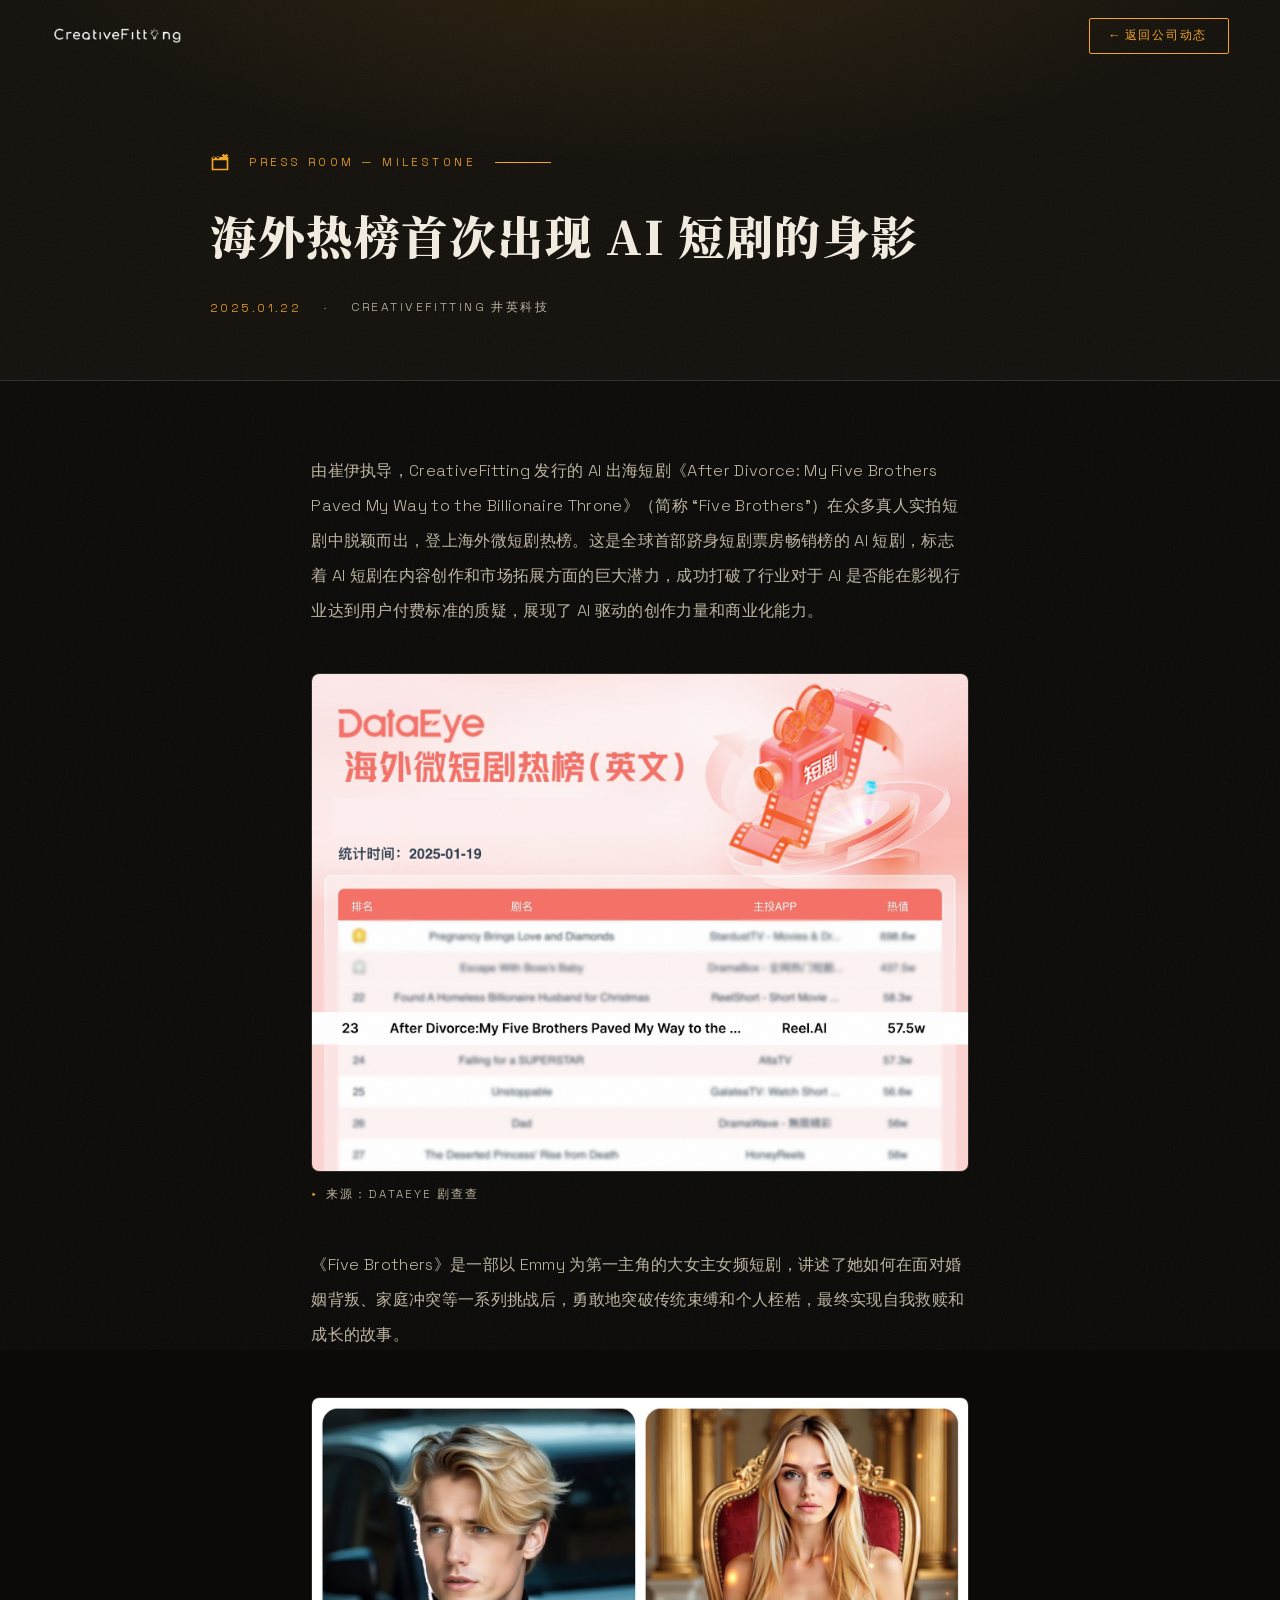
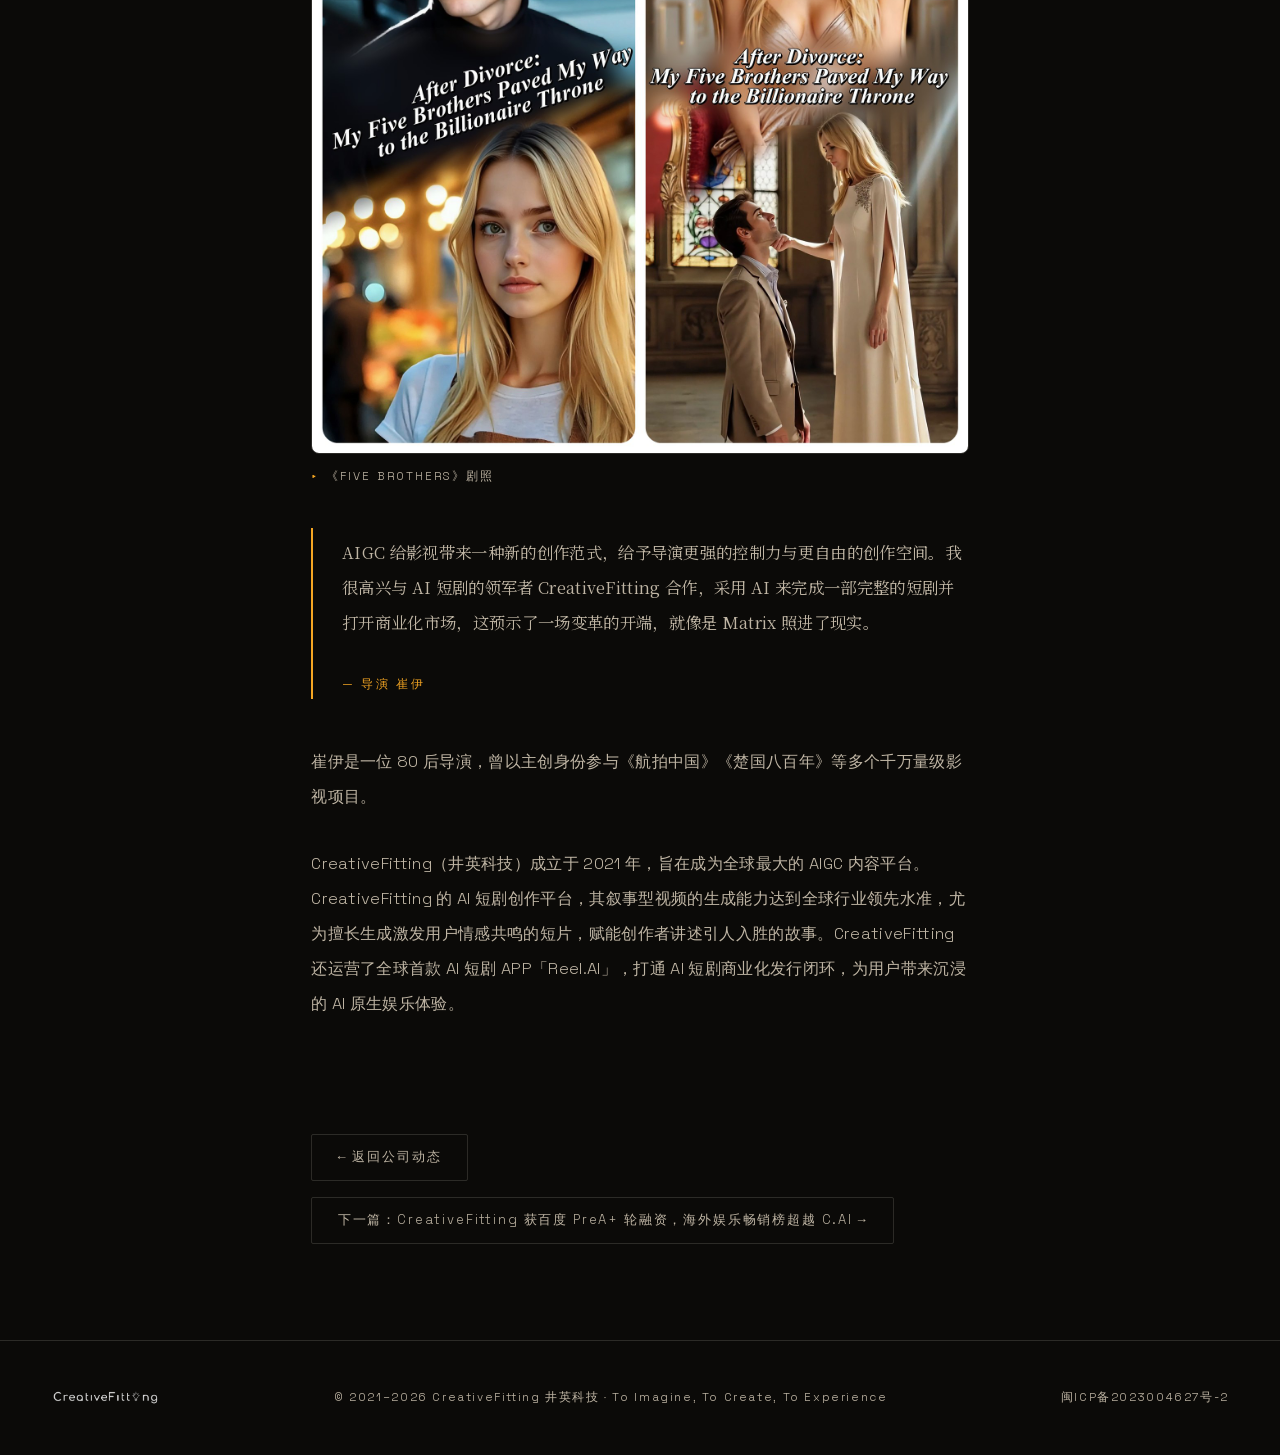
<file: p0123.html>
<!DOCTYPE html>
<html lang="zh-CN">
<head>
<meta charset="UTF-8" />
<meta name="viewport" content="width=device-width, initial-scale=1" />
<title>海外热榜首次出现 AI 短剧的身影 — CreativeFitting 井英科技</title>
<meta name="description" content="海外热榜首次出现 AI 短剧的身影" />
<link href="./assets/fonts/fonts.css" rel="stylesheet">
<style>
  :root{
    --ink:#0b0a08;--ink-2:#14110c;--paper:#f3ece1;--paper-dim:#bfb5a4;
    --amber:#f5a623;--line:rgba(243,236,225,.14);
    --serif-zh:"Noto Serif SC","Songti SC","STSong",serif;
    --serif-en:"Playfair Display",Georgia,"Times New Roman",serif;
    --mono:"Space Grotesk","SF Mono",ui-monospace,monospace;
  }
  *{margin:0;padding:0;box-sizing:border-box}
  html{scroll-behavior:smooth}
  body{background:var(--ink);color:var(--paper);font-family:var(--mono);font-weight:300;overflow-x:hidden;-webkit-font-smoothing:antialiased}
  ::selection{background:var(--amber);color:var(--ink)}
  a{color:inherit;text-decoration:none}
  img{display:block;max-width:100%}
  body::after{
    content:"";position:fixed;inset:-50%;z-index:120;pointer-events:none;opacity:.05;
    background-image:url("data:image/svg+xml,%3Csvg xmlns='http://www.w3.org/2000/svg' width='300' height='300'%3E%3Cfilter id='n'%3E%3CfeTurbulence type='fractalNoise' baseFrequency='0.9' numOctaves='2'/%3E%3C/filter%3E%3Crect width='100%25' height='100%25' filter='url(%23n)'/%3E%3C/svg%3E");
    animation:grain 7s steps(10) infinite;
  }
  @keyframes grain{0%,100%{transform:translate(0,0)}10%{transform:translate(-3%,2%)}30%{transform:translate(2%,-4%)}50%{transform:translate(-4%,-2%)}70%{transform:translate(3%,4%)}90%{transform:translate(-2%,3%)}}
  nav{position:fixed;top:0;left:0;right:0;z-index:100;display:flex;align-items:center;justify-content:space-between;padding:1.1rem 4vw;transition:background .4s,border-color .4s,padding .4s;border-bottom:1px solid transparent}
  nav.scrolled{background:rgba(11,10,8,.86);backdrop-filter:blur(14px);border-color:var(--line);padding:.7rem 4vw}
  nav .brand img{height:22px;width:auto}
  .btn-back{font-family:var(--mono);font-size:.78rem;letter-spacing:.14em;border:1px solid var(--amber);color:var(--amber);padding:.55rem 1.3rem;border-radius:2px;transition:background .3s,color .3s;white-space:nowrap}
  .btn-back:hover{background:var(--amber);color:var(--ink)}
  .art-hero{position:relative;padding:9.5rem 4vw 4rem;border-bottom:1px solid var(--line);background:var(--ink-2);overflow:hidden}
  .art-hero::before{content:"";position:absolute;inset:0;background:radial-gradient(ellipse 70% 90% at 50% -20%,rgba(245,166,35,.12),transparent 70%);pointer-events:none}
  .art-hero .inner{max-width:860px;margin:0 auto;position:relative}
  .slate{display:flex;align-items:center;gap:1.2rem;margin-bottom:1.8rem}
  .slate .no{font-size:.72rem;letter-spacing:.3em;color:var(--amber);text-transform:uppercase}
  .slate .bar{flex:0 0 56px;height:1px;background:var(--amber)}
  .slate .clap{width:20px;height:20px;fill:var(--amber)}
  .art-hero h1{font-family:var(--serif-zh);font-weight:900;font-size:clamp(1.6rem,4vw,2.9rem);line-height:1.5;letter-spacing:.04em}
  .art-meta{display:flex;gap:1.4rem;align-items:center;margin-top:1.8rem;font-size:.76rem;letter-spacing:.2em;color:var(--paper-dim);text-transform:uppercase;flex-wrap:wrap}
  .art-meta .date{color:var(--amber)}
  .art-body{max-width:760px;margin:0 auto;padding:4.5rem 4vw 5rem}
  .art-body p{font-size:1.02rem;line-height:2.15;color:var(--paper-dim);margin-bottom:2rem;letter-spacing:.02em}
  .art-body p strong{color:var(--paper);font-weight:500}
  .art-body h2{font-family:var(--serif-zh);font-weight:700;font-size:1.45rem;letter-spacing:.06em;color:var(--paper);margin:3.4rem 0 1.6rem;display:flex;align-items:baseline;gap:1rem}
  .art-body h2 .idx{font-family:var(--serif-en);font-style:italic;font-weight:500;font-size:1.6rem;color:var(--amber)}
  figure{margin:2.8rem 0;position:relative}
  figure img{width:100%;border-radius:8px;border:1px solid var(--line);filter:saturate(.92)}
  figure figcaption{margin-top:.9rem;font-size:.72rem;letter-spacing:.18em;color:var(--paper-dim);text-transform:uppercase}
  figure figcaption::before{content:"▸";color:var(--amber);margin-right:.6em}
  blockquote{border-left:2px solid var(--amber);padding:.4rem 0 .4rem 1.8rem;margin:2.8rem 0}
  blockquote p{font-family:var(--serif-zh);font-size:1.12rem;line-height:2.1;color:var(--paper);margin-bottom:.8rem;font-weight:400}
  blockquote cite{font-style:normal;font-size:.74rem;letter-spacing:.22em;color:var(--amber);text-transform:uppercase}
  .art-foot{max-width:760px;margin:0 auto;padding:0 4vw 6rem;display:flex;justify-content:space-between;gap:1rem;flex-wrap:wrap}
  .art-foot a{display:inline-flex;align-items:center;gap:.6rem;font-size:.82rem;letter-spacing:.14em;border:1px solid var(--line);padding:.85rem 1.6rem;border-radius:2px;color:var(--paper-dim);transition:border-color .3s,color .3s,background .3s}
  .art-foot a:hover{border-color:var(--amber);color:var(--amber);background:rgba(245,166,35,.06)}
  footer{border-top:1px solid var(--line);padding:3rem 4vw;background:var(--ink)}
  .foot-row{max-width:1200px;margin:0 auto;display:flex;justify-content:space-between;align-items:center;gap:2rem;flex-wrap:wrap}
  footer img{height:18px;opacity:.85}
  footer p{font-size:.72rem;letter-spacing:.14em;color:var(--paper-dim)}
  footer a:hover{color:var(--paper)}
</style>
</head>
<body>

<nav id="nav">
  <a class="brand" href="./"><img src="./assets/logo.png" alt="CreativeFitting"></a>
  <a class="btn-back" href="./#news">← 返回公司动态</a>
</nav>

<header class="art-hero">
  <div class="inner">
    <div class="slate">
      <svg class="clap" viewBox="0 0 24 24"><path d="M20.2 6 22 4.2 19.8 2 18 3.8 16.2 2 14 4.2 15.8 6H2v16h20V6h-1.8zM4.5 4.7 6.3 6.5 4.5 8.3 2.7 6.5l1.8-1.8zm5 0 1.8 1.8-1.8 1.8-1.8-1.8 1.8-1.8zM20 20H4V10h16v10z"/></svg>
      <span class="no">Press Room — Milestone</span>
      <span class="bar"></span>
    </div>
    <h1>海外热榜首次出现 AI 短剧的身影</h1>
    <div class="art-meta">
      <span class="date">2025.01.22</span>
      <span>·</span>
      <span>CreativeFitting 井英科技</span>
    </div>
  </div>
</header>

<article class="art-body">
      <p>由崔伊执导，CreativeFitting 发行的 AI 出海短剧《After Divorce: My Five Brothers Paved My Way to the Billionaire Throne》（简称 “Five Brothers”）在众多真人实拍短剧中脱颖而出，登上海外微短剧热榜。这是全球首部跻身短剧票房畅销榜的 AI 短剧，标志着 AI 短剧在内容创作和市场拓展方面的巨大潜力，成功打破了行业对于 AI 是否能在影视行业达到用户付费标准的质疑，展现了 AI 驱动的创作力量和商业化能力。</p>
      <figure><img src="./assets/news-fivebrothers-chart.png" alt="" loading="lazy">
        <figcaption>来源：DataEye 剧查查</figcaption></figure>
      <p>《Five Brothers》是一部以 Emmy 为第一主角的大女主女频短剧，讲述了她如何在面对婚姻背叛、家庭冲突等一系列挑战后，勇敢地突破传统束缚和个人桎梏，最终实现自我救赎和成长的故事。</p>
      <figure><img src="./assets/news-fivebrothers.jpg" alt="" loading="lazy">
        <figcaption>《Five Brothers》剧照</figcaption></figure>
      <blockquote><p>AIGC 给影视带来一种新的创作范式，给予导演更强的控制力与更自由的创作空间。我很高兴与 AI 短剧的领军者 CreativeFitting 合作，采用 AI 来完成一部完整的短剧并打开商业化市场，这预示了一场变革的开端，就像是 Matrix 照进了现实。</p><cite>— 导演 崔伊</cite></blockquote>
      <p>崔伊是一位 80 后导演，曾以主创身份参与《航拍中国》《楚国八百年》等多个千万量级影视项目。</p>
      <p>CreativeFitting（井英科技）成立于 2021 年，旨在成为全球最大的 AIGC 内容平台。CreativeFitting 的 AI 短剧创作平台，其叙事型视频的生成能力达到全球行业领先水准，尤为擅长生成激发用户情感共鸣的短片，赋能创作者讲述引人入胜的故事。CreativeFitting 还运营了全球首款 AI 短剧 APP「Reel.AI」，打通 AI 短剧商业化发行闭环，为用户带来沉浸的 AI 原生娱乐体验。</p>
</article>

<div class="art-foot">
  <a href="./#news">← 返回公司动态</a>
  <a href="./p76.html">下一篇：CreativeFitting 获百度 PreA+ 轮融资，海外娱乐畅销榜超越 C.AI →</a>
</div>

<footer>
  <div class="foot-row">
    <img src="./assets/logo.png" alt="CreativeFitting">
    <p>©️ 2021–2026 CreativeFitting 井英科技 · To Imagine, To Create, To Experience</p>
    <p><a href="https://beian.miit.gov.cn/" target="_blank" rel="noopener">闽ICP备2023004627号-2</a></p>
  </div>
</footer>

<script>
  const nav = document.getElementById('nav');
  addEventListener('scroll', () => nav.classList.toggle('scrolled', scrollY > 40), {passive:true});
</script>
</body>
</html>
</file>
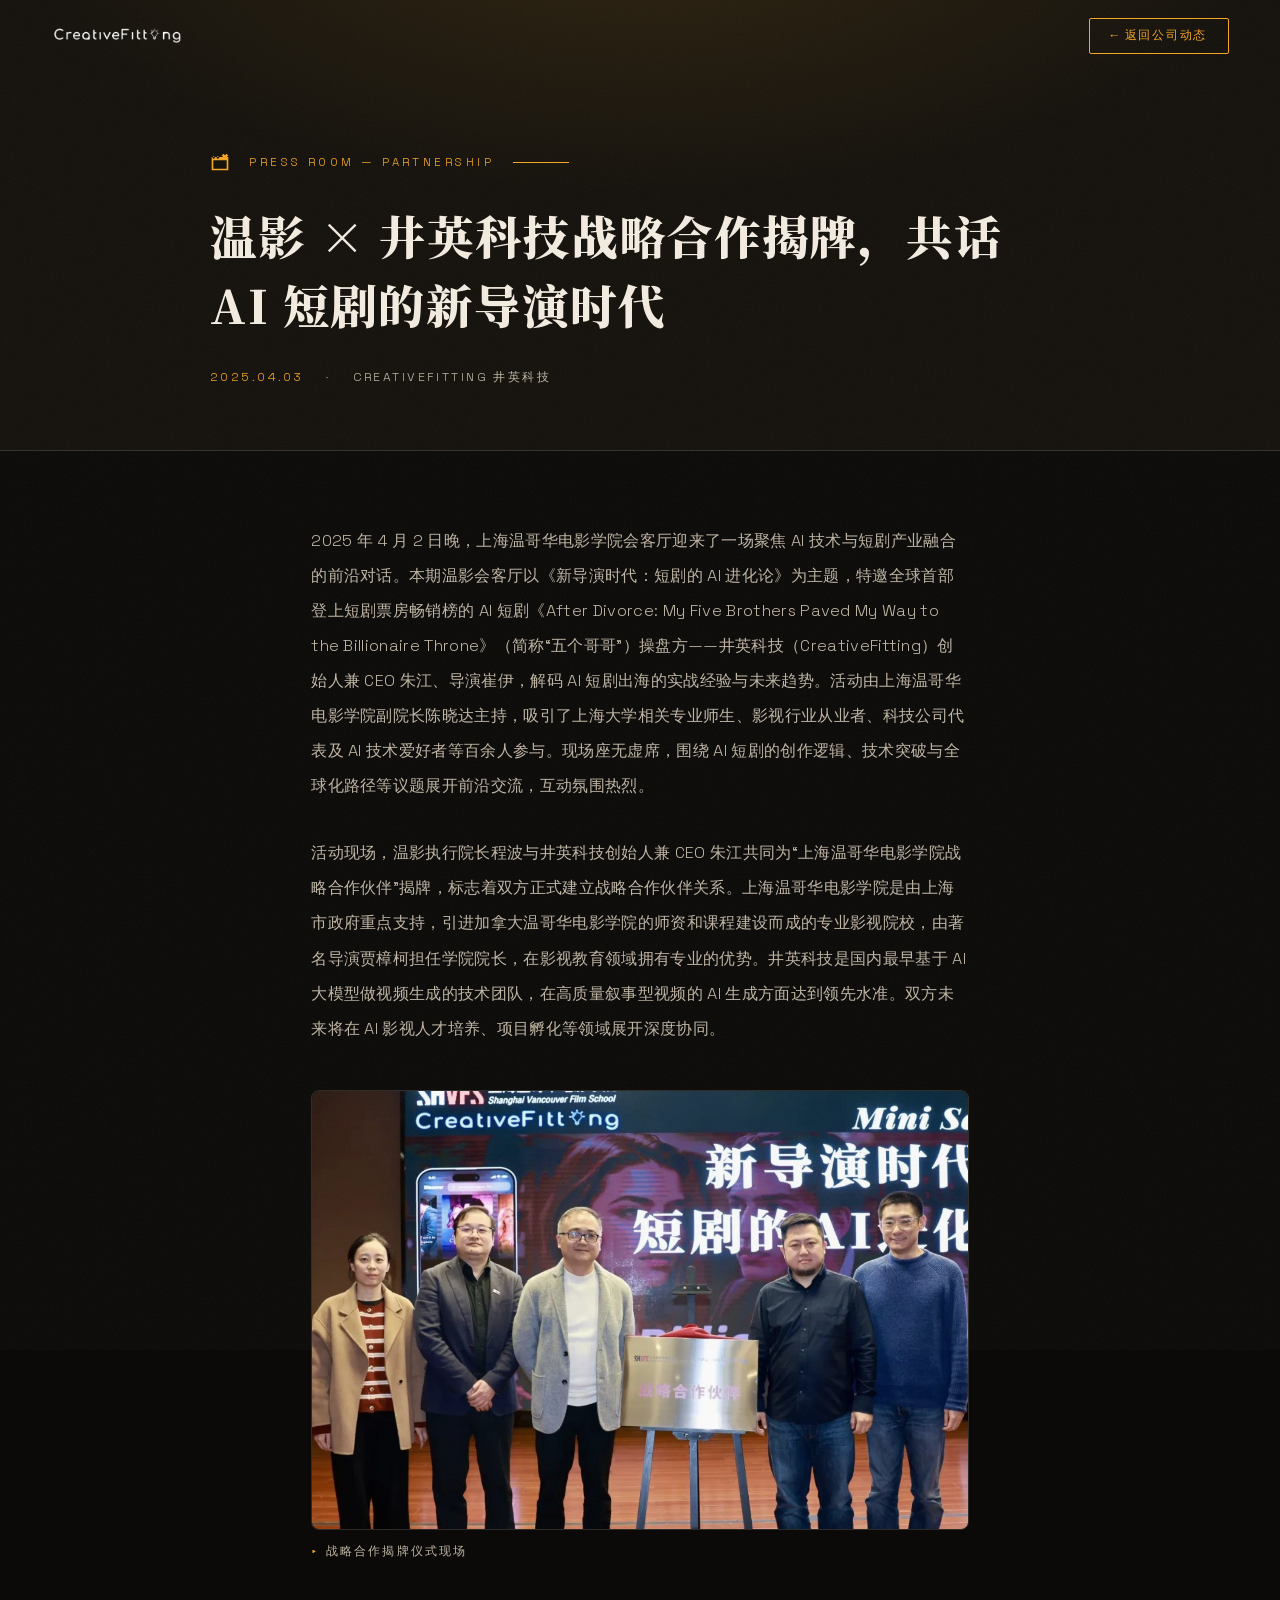
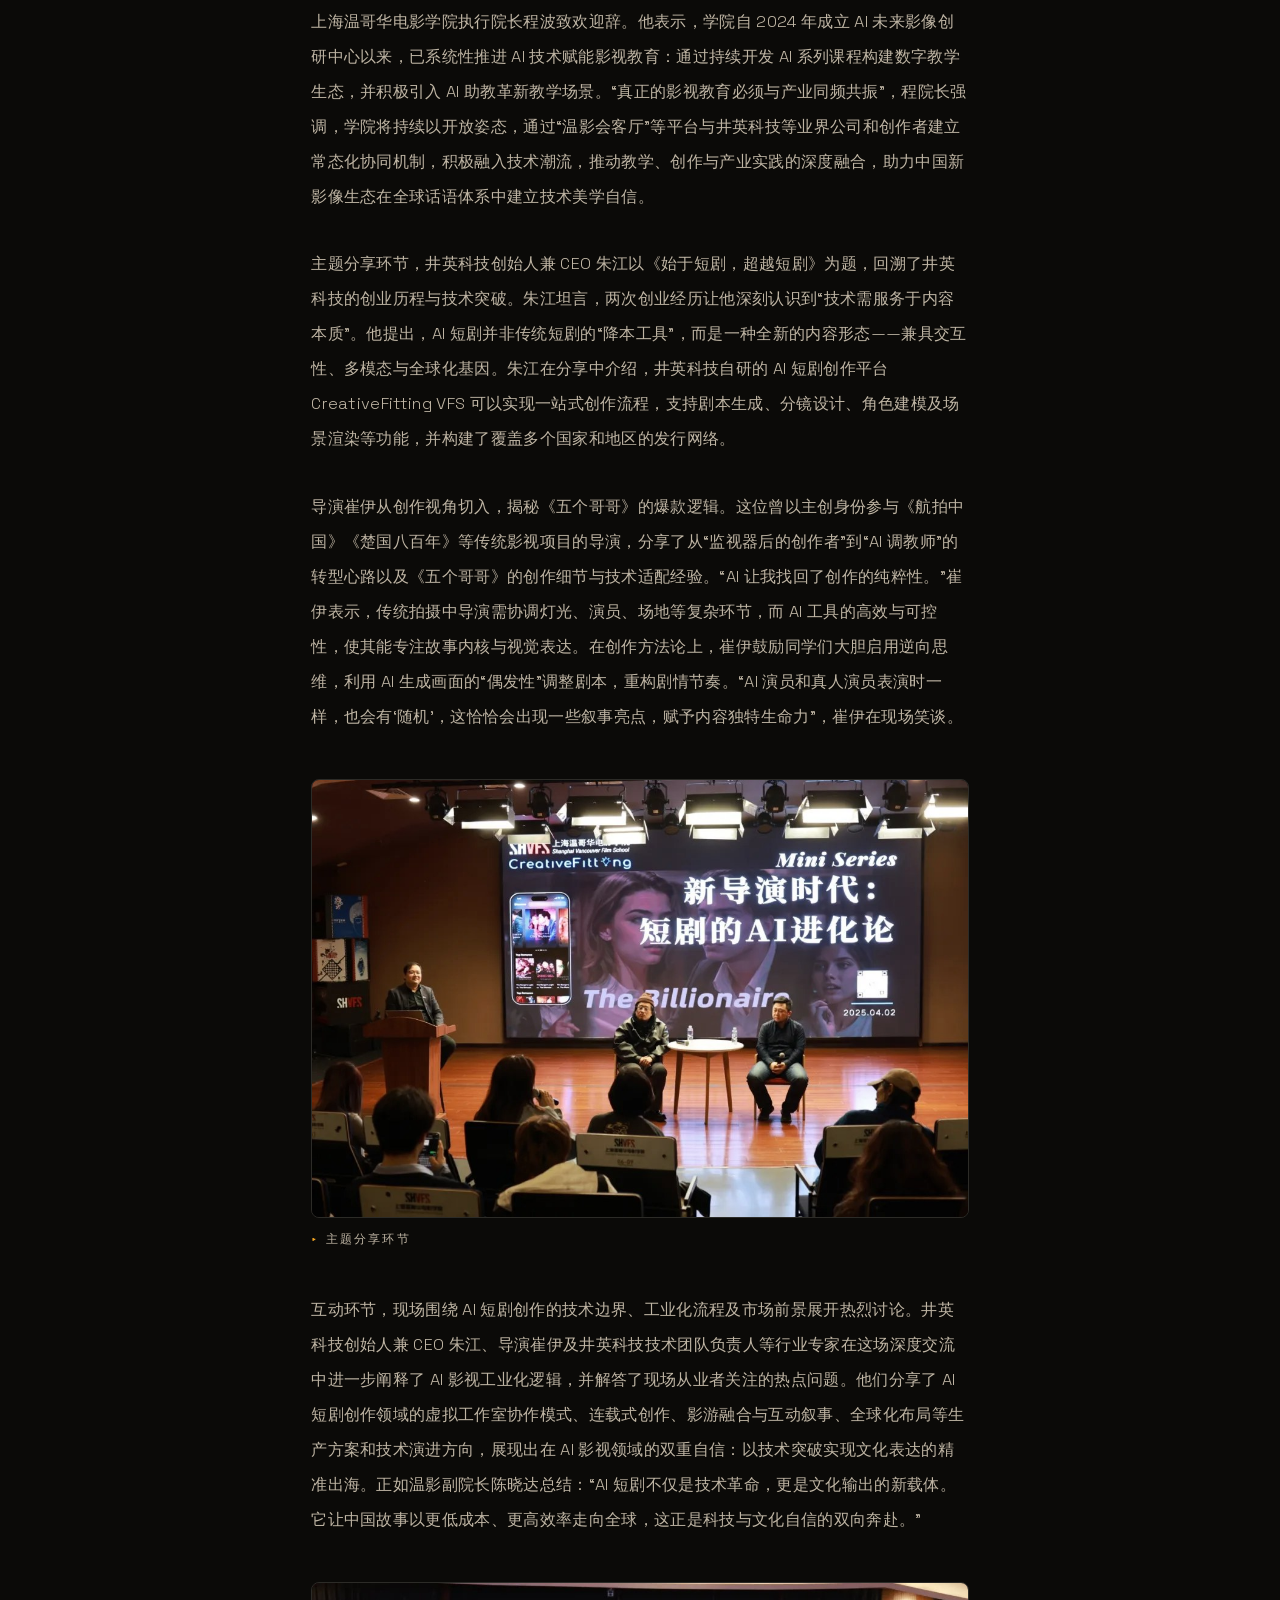
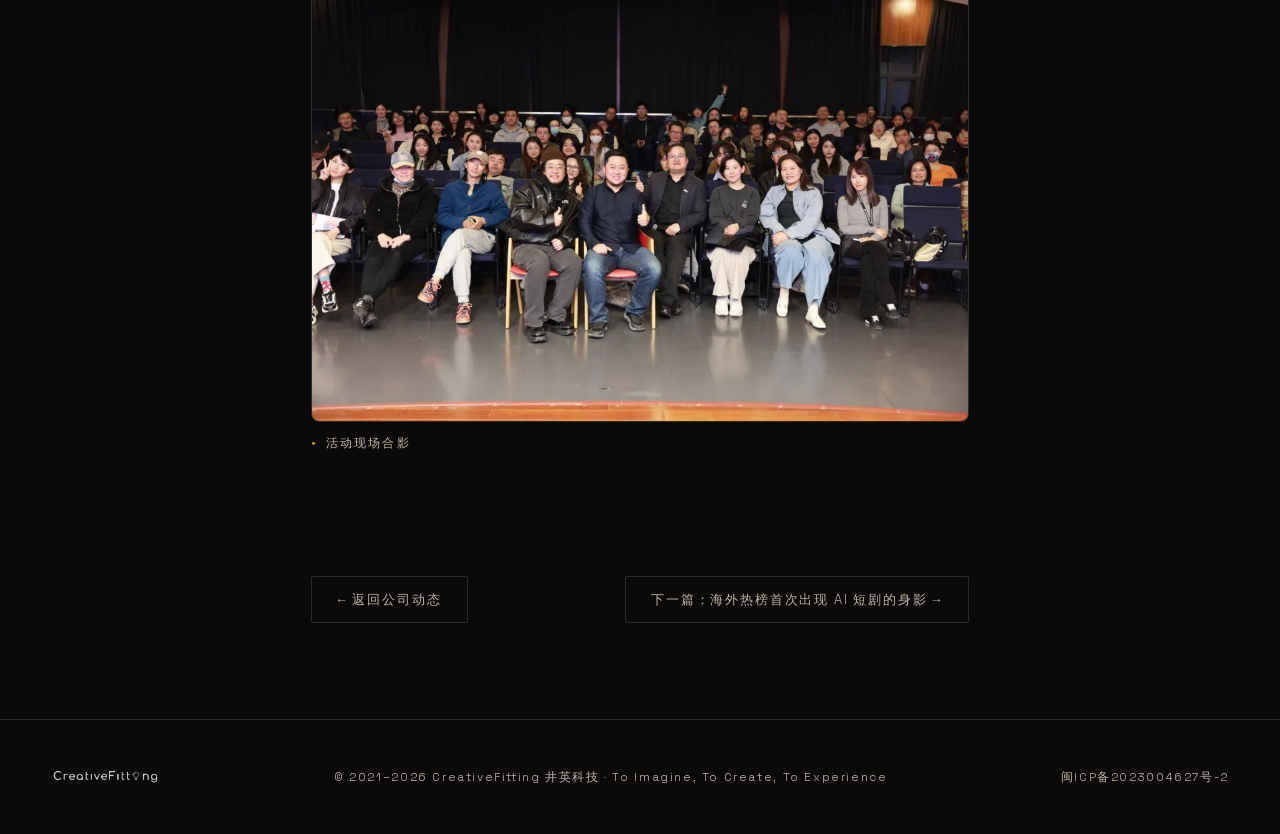
<file: p0409.html>
<!DOCTYPE html>
<html lang="zh-CN">
<head>
<meta charset="UTF-8" />
<meta name="viewport" content="width=device-width, initial-scale=1" />
<title>温影 × 井英科技战略合作揭牌，共话 AI 短剧的新导演时代 — CreativeFitting 井英科技</title>
<meta name="description" content="温影 × 井英科技战略合作揭牌，共话 AI 短剧的新导演时代" />
<link href="./assets/fonts/fonts.css" rel="stylesheet">
<style>
  :root{
    --ink:#0b0a08;--ink-2:#14110c;--paper:#f3ece1;--paper-dim:#bfb5a4;
    --amber:#f5a623;--line:rgba(243,236,225,.14);
    --serif-zh:"Noto Serif SC","Songti SC","STSong",serif;
    --serif-en:"Playfair Display",Georgia,"Times New Roman",serif;
    --mono:"Space Grotesk","SF Mono",ui-monospace,monospace;
  }
  *{margin:0;padding:0;box-sizing:border-box}
  html{scroll-behavior:smooth}
  body{background:var(--ink);color:var(--paper);font-family:var(--mono);font-weight:300;overflow-x:hidden;-webkit-font-smoothing:antialiased}
  ::selection{background:var(--amber);color:var(--ink)}
  a{color:inherit;text-decoration:none}
  img{display:block;max-width:100%}
  body::after{
    content:"";position:fixed;inset:-50%;z-index:120;pointer-events:none;opacity:.05;
    background-image:url("data:image/svg+xml,%3Csvg xmlns='http://www.w3.org/2000/svg' width='300' height='300'%3E%3Cfilter id='n'%3E%3CfeTurbulence type='fractalNoise' baseFrequency='0.9' numOctaves='2'/%3E%3C/filter%3E%3Crect width='100%25' height='100%25' filter='url(%23n)'/%3E%3C/svg%3E");
    animation:grain 7s steps(10) infinite;
  }
  @keyframes grain{0%,100%{transform:translate(0,0)}10%{transform:translate(-3%,2%)}30%{transform:translate(2%,-4%)}50%{transform:translate(-4%,-2%)}70%{transform:translate(3%,4%)}90%{transform:translate(-2%,3%)}}
  nav{position:fixed;top:0;left:0;right:0;z-index:100;display:flex;align-items:center;justify-content:space-between;padding:1.1rem 4vw;transition:background .4s,border-color .4s,padding .4s;border-bottom:1px solid transparent}
  nav.scrolled{background:rgba(11,10,8,.86);backdrop-filter:blur(14px);border-color:var(--line);padding:.7rem 4vw}
  nav .brand img{height:22px;width:auto}
  .btn-back{font-family:var(--mono);font-size:.78rem;letter-spacing:.14em;border:1px solid var(--amber);color:var(--amber);padding:.55rem 1.3rem;border-radius:2px;transition:background .3s,color .3s;white-space:nowrap}
  .btn-back:hover{background:var(--amber);color:var(--ink)}
  .art-hero{position:relative;padding:9.5rem 4vw 4rem;border-bottom:1px solid var(--line);background:var(--ink-2);overflow:hidden}
  .art-hero::before{content:"";position:absolute;inset:0;background:radial-gradient(ellipse 70% 90% at 50% -20%,rgba(245,166,35,.12),transparent 70%);pointer-events:none}
  .art-hero .inner{max-width:860px;margin:0 auto;position:relative}
  .slate{display:flex;align-items:center;gap:1.2rem;margin-bottom:1.8rem}
  .slate .no{font-size:.72rem;letter-spacing:.3em;color:var(--amber);text-transform:uppercase}
  .slate .bar{flex:0 0 56px;height:1px;background:var(--amber)}
  .slate .clap{width:20px;height:20px;fill:var(--amber)}
  .art-hero h1{font-family:var(--serif-zh);font-weight:900;font-size:clamp(1.6rem,4vw,2.9rem);line-height:1.5;letter-spacing:.04em}
  .art-meta{display:flex;gap:1.4rem;align-items:center;margin-top:1.8rem;font-size:.76rem;letter-spacing:.2em;color:var(--paper-dim);text-transform:uppercase;flex-wrap:wrap}
  .art-meta .date{color:var(--amber)}
  .art-body{max-width:760px;margin:0 auto;padding:4.5rem 4vw 5rem}
  .art-body p{font-size:1.02rem;line-height:2.15;color:var(--paper-dim);margin-bottom:2rem;letter-spacing:.02em}
  .art-body p strong{color:var(--paper);font-weight:500}
  .art-body h2{font-family:var(--serif-zh);font-weight:700;font-size:1.45rem;letter-spacing:.06em;color:var(--paper);margin:3.4rem 0 1.6rem;display:flex;align-items:baseline;gap:1rem}
  .art-body h2 .idx{font-family:var(--serif-en);font-style:italic;font-weight:500;font-size:1.6rem;color:var(--amber)}
  figure{margin:2.8rem 0;position:relative}
  figure img{width:100%;border-radius:8px;border:1px solid var(--line);filter:saturate(.92)}
  figure figcaption{margin-top:.9rem;font-size:.72rem;letter-spacing:.18em;color:var(--paper-dim);text-transform:uppercase}
  figure figcaption::before{content:"▸";color:var(--amber);margin-right:.6em}
  blockquote{border-left:2px solid var(--amber);padding:.4rem 0 .4rem 1.8rem;margin:2.8rem 0}
  blockquote p{font-family:var(--serif-zh);font-size:1.12rem;line-height:2.1;color:var(--paper);margin-bottom:.8rem;font-weight:400}
  blockquote cite{font-style:normal;font-size:.74rem;letter-spacing:.22em;color:var(--amber);text-transform:uppercase}
  .art-foot{max-width:760px;margin:0 auto;padding:0 4vw 6rem;display:flex;justify-content:space-between;gap:1rem;flex-wrap:wrap}
  .art-foot a{display:inline-flex;align-items:center;gap:.6rem;font-size:.82rem;letter-spacing:.14em;border:1px solid var(--line);padding:.85rem 1.6rem;border-radius:2px;color:var(--paper-dim);transition:border-color .3s,color .3s,background .3s}
  .art-foot a:hover{border-color:var(--amber);color:var(--amber);background:rgba(245,166,35,.06)}
  footer{border-top:1px solid var(--line);padding:3rem 4vw;background:var(--ink)}
  .foot-row{max-width:1200px;margin:0 auto;display:flex;justify-content:space-between;align-items:center;gap:2rem;flex-wrap:wrap}
  footer img{height:18px;opacity:.85}
  footer p{font-size:.72rem;letter-spacing:.14em;color:var(--paper-dim)}
  footer a:hover{color:var(--paper)}
</style>
</head>
<body>

<nav id="nav">
  <a class="brand" href="./"><img src="./assets/logo.png" alt="CreativeFitting"></a>
  <a class="btn-back" href="./#news">← 返回公司动态</a>
</nav>

<header class="art-hero">
  <div class="inner">
    <div class="slate">
      <svg class="clap" viewBox="0 0 24 24"><path d="M20.2 6 22 4.2 19.8 2 18 3.8 16.2 2 14 4.2 15.8 6H2v16h20V6h-1.8zM4.5 4.7 6.3 6.5 4.5 8.3 2.7 6.5l1.8-1.8zm5 0 1.8 1.8-1.8 1.8-1.8-1.8 1.8-1.8zM20 20H4V10h16v10z"/></svg>
      <span class="no">Press Room — Partnership</span>
      <span class="bar"></span>
    </div>
    <h1>温影 × 井英科技战略合作揭牌，共话 AI 短剧的新导演时代</h1>
    <div class="art-meta">
      <span class="date">2025.04.03</span>
      <span>·</span>
      <span>CreativeFitting 井英科技</span>
    </div>
  </div>
</header>

<article class="art-body">
      <p>2025 年 4 月 2 日晚，上海温哥华电影学院会客厅迎来了一场聚焦 AI 技术与短剧产业融合的前沿对话。本期温影会客厅以《新导演时代：短剧的 AI 进化论》为主题，特邀全球首部登上短剧票房畅销榜的 AI 短剧《After Divorce: My Five Brothers Paved My Way to the Billionaire Throne》（简称“五个哥哥”）操盘方——井英科技（CreativeFitting）创始人兼 CEO 朱江、导演崔伊，解码 AI 短剧出海的实战经验与未来趋势。活动由上海温哥华电影学院副院长陈晓达主持，吸引了上海大学相关专业师生、影视行业从业者、科技公司代表及 AI 技术爱好者等百余人参与。现场座无虚席，围绕 AI 短剧的创作逻辑、技术突破与全球化路径等议题展开前沿交流，互动氛围热烈。</p>
      <p>活动现场，温影执行院长程波与井英科技创始人兼 CEO 朱江共同为“上海温哥华电影学院战略合作伙伴”揭牌，标志着双方正式建立战略合作伙伴关系。上海温哥华电影学院是由上海市政府重点支持，引进加拿大温哥华电影学院的师资和课程建设而成的专业影视院校，由著名导演贾樟柯担任学院院长，在影视教育领域拥有专业的优势。井英科技是国内最早基于 AI 大模型做视频生成的技术团队，在高质量叙事型视频的 AI 生成方面达到领先水准。双方未来将在 AI 影视人才培养、项目孵化等领域展开深度协同。</p>
      <figure><img src="./assets/news-wenying-1.jpg" alt="" loading="lazy">
        <figcaption>战略合作揭牌仪式现场</figcaption></figure>
      <p>上海温哥华电影学院执行院长程波致欢迎辞。他表示，学院自 2024 年成立 AI 未来影像创研中心以来，已系统性推进 AI 技术赋能影视教育：通过持续开发 AI 系列课程构建数字教学生态，并积极引入 AI 助教革新教学场景。“真正的影视教育必须与产业同频共振”，程院长强调，学院将持续以开放姿态，通过“温影会客厅”等平台与井英科技等业界公司和创作者建立常态化协同机制，积极融入技术潮流，推动教学、创作与产业实践的深度融合，助力中国新影像生态在全球话语体系中建立技术美学自信。</p>
      <p>主题分享环节，井英科技创始人兼 CEO 朱江以《始于短剧，超越短剧》为题，回溯了井英科技的创业历程与技术突破。朱江坦言，两次创业经历让他深刻认识到“技术需服务于内容本质”。他提出，AI 短剧并非传统短剧的“降本工具”，而是一种全新的内容形态——兼具交互性、多模态与全球化基因。朱江在分享中介绍，井英科技自研的 AI 短剧创作平台 CreativeFitting VFS 可以实现一站式创作流程，支持剧本生成、分镜设计、角色建模及场景渲染等功能，并构建了覆盖多个国家和地区的发行网络。</p>
      <p>导演崔伊从创作视角切入，揭秘《五个哥哥》的爆款逻辑。这位曾以主创身份参与《航拍中国》《楚国八百年》等传统影视项目的导演，分享了从“监视器后的创作者”到“AI 调教师”的转型心路以及《五个哥哥》的创作细节与技术适配经验。“AI 让我找回了创作的纯粹性。”崔伊表示，传统拍摄中导演需协调灯光、演员、场地等复杂环节，而 AI 工具的高效与可控性，使其能专注故事内核与视觉表达。在创作方法论上，崔伊鼓励同学们大胆启用逆向思维，利用 AI 生成画面的“偶发性”调整剧本，重构剧情节奏。“AI 演员和真人演员表演时一样，也会有‘随机’，这恰恰会出现一些叙事亮点，赋予内容独特生命力”，崔伊在现场笑谈。</p>
      <figure><img src="./assets/news-wenying-2.jpg" alt="" loading="lazy">
        <figcaption>主题分享环节</figcaption></figure>
      <p>互动环节，现场围绕 AI 短剧创作的技术边界、工业化流程及市场前景展开热烈讨论。井英科技创始人兼 CEO 朱江、导演崔伊及井英科技技术团队负责人等行业专家在这场深度交流中进一步阐释了 AI 影视工业化逻辑，并解答了现场从业者关注的热点问题。他们分享了 AI 短剧创作领域的虚拟工作室协作模式、连载式创作、影游融合与互动叙事、全球化布局等生产方案和技术演进方向，展现出在 AI 影视领域的双重自信：以技术突破实现文化表达的精准出海。正如温影副院长陈晓达总结：“AI 短剧不仅是技术革命，更是文化输出的新载体。它让中国故事以更低成本、更高效率走向全球，这正是科技与文化自信的双向奔赴。”</p>
      <figure><img src="./assets/news-wenying-3.jpg" alt="" loading="lazy">
        <figcaption>活动现场合影</figcaption></figure>
</article>

<div class="art-foot">
  <a href="./#news">← 返回公司动态</a>
  <a href="./p0123.html">下一篇：海外热榜首次出现 AI 短剧的身影 →</a>
</div>

<footer>
  <div class="foot-row">
    <img src="./assets/logo.png" alt="CreativeFitting">
    <p>©️ 2021–2026 CreativeFitting 井英科技 · To Imagine, To Create, To Experience</p>
    <p><a href="https://beian.miit.gov.cn/" target="_blank" rel="noopener">闽ICP备2023004627号-2</a></p>
  </div>
</footer>

<script>
  const nav = document.getElementById('nav');
  addEventListener('scroll', () => nav.classList.toggle('scrolled', scrollY > 40), {passive:true});
</script>
</body>
</html>
</file>
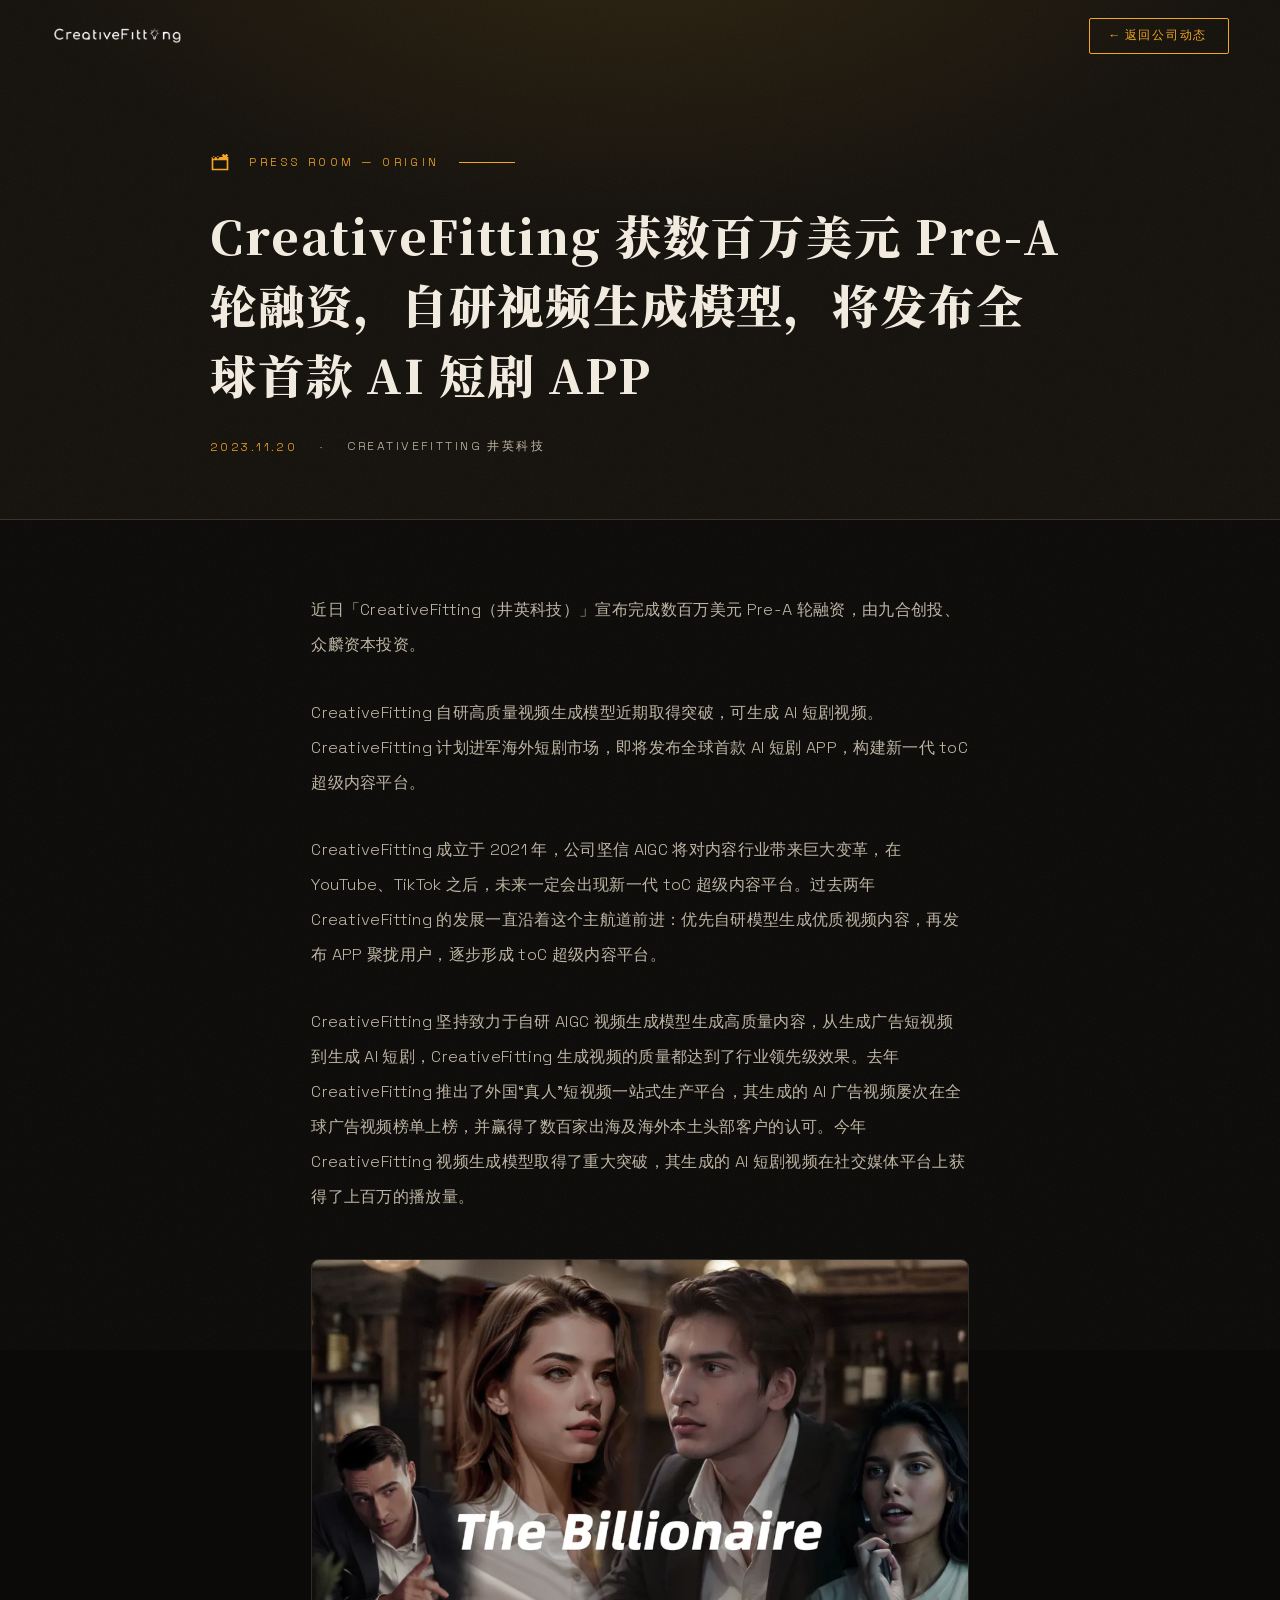
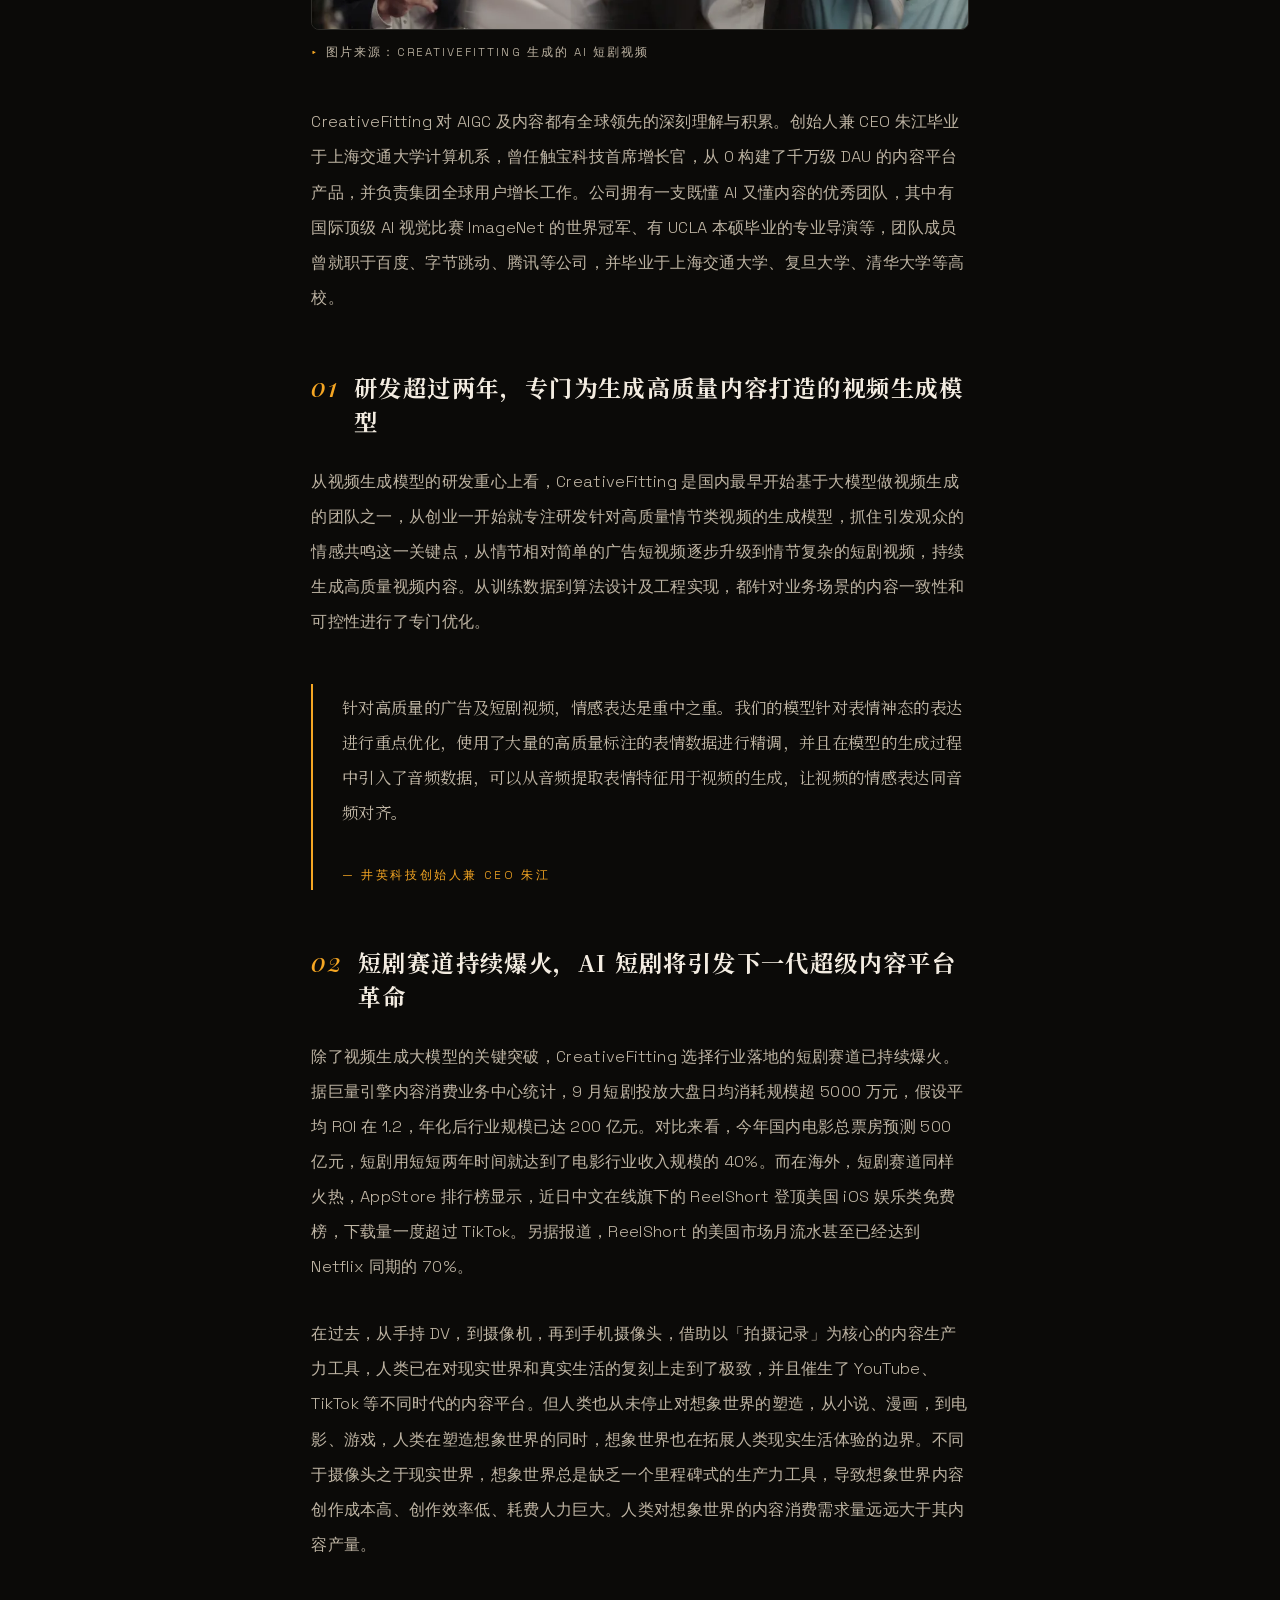
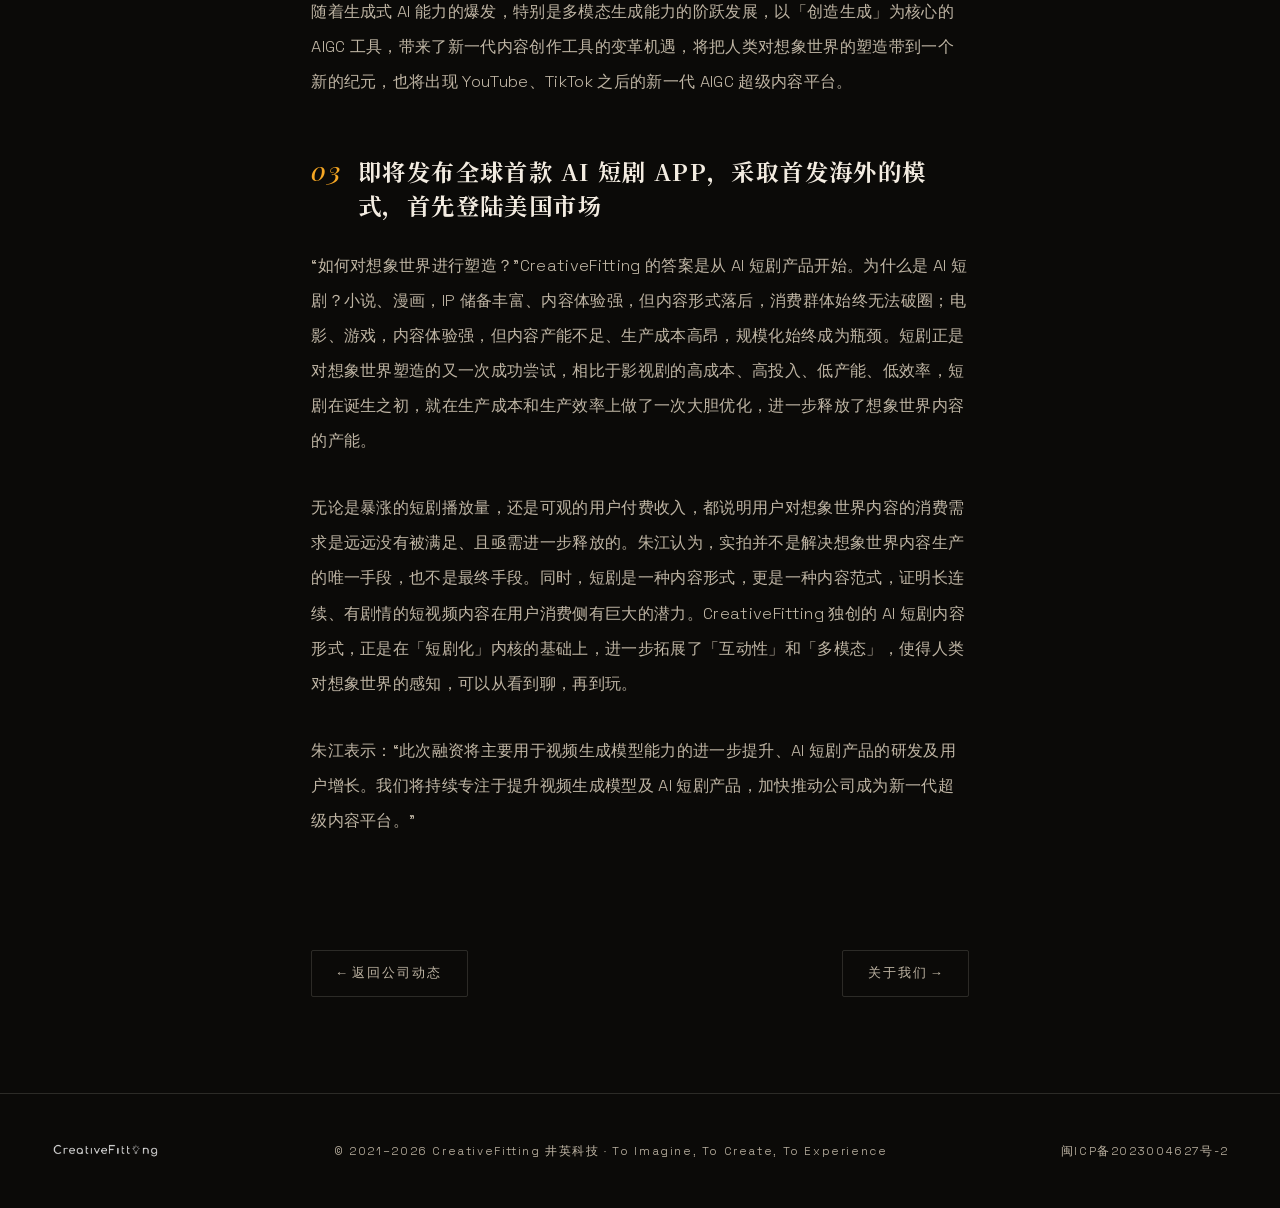
<file: p2023.html>
<!DOCTYPE html>
<html lang="zh-CN">
<head>
<meta charset="UTF-8" />
<meta name="viewport" content="width=device-width, initial-scale=1" />
<title>CreativeFitting 获数百万美元 Pre-A 轮融资，自研视频生成模型，将发布全球首款 AI 短剧 APP — CreativeFitting 井英科技</title>
<meta name="description" content="CreativeFitting 获数百万美元 Pre-A 轮融资，自研视频生成模型，将发布全球首款 AI 短剧 APP" />
<link href="./assets/fonts/fonts.css" rel="stylesheet">
<style>
  :root{
    --ink:#0b0a08;--ink-2:#14110c;--paper:#f3ece1;--paper-dim:#bfb5a4;
    --amber:#f5a623;--line:rgba(243,236,225,.14);
    --serif-zh:"Noto Serif SC","Songti SC","STSong",serif;
    --serif-en:"Playfair Display",Georgia,"Times New Roman",serif;
    --mono:"Space Grotesk","SF Mono",ui-monospace,monospace;
  }
  *{margin:0;padding:0;box-sizing:border-box}
  html{scroll-behavior:smooth}
  body{background:var(--ink);color:var(--paper);font-family:var(--mono);font-weight:300;overflow-x:hidden;-webkit-font-smoothing:antialiased}
  ::selection{background:var(--amber);color:var(--ink)}
  a{color:inherit;text-decoration:none}
  img{display:block;max-width:100%}
  body::after{
    content:"";position:fixed;inset:-50%;z-index:120;pointer-events:none;opacity:.05;
    background-image:url("data:image/svg+xml,%3Csvg xmlns='http://www.w3.org/2000/svg' width='300' height='300'%3E%3Cfilter id='n'%3E%3CfeTurbulence type='fractalNoise' baseFrequency='0.9' numOctaves='2'/%3E%3C/filter%3E%3Crect width='100%25' height='100%25' filter='url(%23n)'/%3E%3C/svg%3E");
    animation:grain 7s steps(10) infinite;
  }
  @keyframes grain{0%,100%{transform:translate(0,0)}10%{transform:translate(-3%,2%)}30%{transform:translate(2%,-4%)}50%{transform:translate(-4%,-2%)}70%{transform:translate(3%,4%)}90%{transform:translate(-2%,3%)}}
  nav{position:fixed;top:0;left:0;right:0;z-index:100;display:flex;align-items:center;justify-content:space-between;padding:1.1rem 4vw;transition:background .4s,border-color .4s,padding .4s;border-bottom:1px solid transparent}
  nav.scrolled{background:rgba(11,10,8,.86);backdrop-filter:blur(14px);border-color:var(--line);padding:.7rem 4vw}
  nav .brand img{height:22px;width:auto}
  .btn-back{font-family:var(--mono);font-size:.78rem;letter-spacing:.14em;border:1px solid var(--amber);color:var(--amber);padding:.55rem 1.3rem;border-radius:2px;transition:background .3s,color .3s;white-space:nowrap}
  .btn-back:hover{background:var(--amber);color:var(--ink)}
  .art-hero{position:relative;padding:9.5rem 4vw 4rem;border-bottom:1px solid var(--line);background:var(--ink-2);overflow:hidden}
  .art-hero::before{content:"";position:absolute;inset:0;background:radial-gradient(ellipse 70% 90% at 50% -20%,rgba(245,166,35,.12),transparent 70%);pointer-events:none}
  .art-hero .inner{max-width:860px;margin:0 auto;position:relative}
  .slate{display:flex;align-items:center;gap:1.2rem;margin-bottom:1.8rem}
  .slate .no{font-size:.72rem;letter-spacing:.3em;color:var(--amber);text-transform:uppercase}
  .slate .bar{flex:0 0 56px;height:1px;background:var(--amber)}
  .slate .clap{width:20px;height:20px;fill:var(--amber)}
  .art-hero h1{font-family:var(--serif-zh);font-weight:900;font-size:clamp(1.6rem,4vw,2.9rem);line-height:1.5;letter-spacing:.04em}
  .art-meta{display:flex;gap:1.4rem;align-items:center;margin-top:1.8rem;font-size:.76rem;letter-spacing:.2em;color:var(--paper-dim);text-transform:uppercase;flex-wrap:wrap}
  .art-meta .date{color:var(--amber)}
  .art-body{max-width:760px;margin:0 auto;padding:4.5rem 4vw 5rem}
  .art-body p{font-size:1.02rem;line-height:2.15;color:var(--paper-dim);margin-bottom:2rem;letter-spacing:.02em}
  .art-body p strong{color:var(--paper);font-weight:500}
  .art-body h2{font-family:var(--serif-zh);font-weight:700;font-size:1.45rem;letter-spacing:.06em;color:var(--paper);margin:3.4rem 0 1.6rem;display:flex;align-items:baseline;gap:1rem}
  .art-body h2 .idx{font-family:var(--serif-en);font-style:italic;font-weight:500;font-size:1.6rem;color:var(--amber)}
  figure{margin:2.8rem 0;position:relative}
  figure img{width:100%;border-radius:8px;border:1px solid var(--line);filter:saturate(.92)}
  figure figcaption{margin-top:.9rem;font-size:.72rem;letter-spacing:.18em;color:var(--paper-dim);text-transform:uppercase}
  figure figcaption::before{content:"▸";color:var(--amber);margin-right:.6em}
  blockquote{border-left:2px solid var(--amber);padding:.4rem 0 .4rem 1.8rem;margin:2.8rem 0}
  blockquote p{font-family:var(--serif-zh);font-size:1.12rem;line-height:2.1;color:var(--paper);margin-bottom:.8rem;font-weight:400}
  blockquote cite{font-style:normal;font-size:.74rem;letter-spacing:.22em;color:var(--amber);text-transform:uppercase}
  .art-foot{max-width:760px;margin:0 auto;padding:0 4vw 6rem;display:flex;justify-content:space-between;gap:1rem;flex-wrap:wrap}
  .art-foot a{display:inline-flex;align-items:center;gap:.6rem;font-size:.82rem;letter-spacing:.14em;border:1px solid var(--line);padding:.85rem 1.6rem;border-radius:2px;color:var(--paper-dim);transition:border-color .3s,color .3s,background .3s}
  .art-foot a:hover{border-color:var(--amber);color:var(--amber);background:rgba(245,166,35,.06)}
  footer{border-top:1px solid var(--line);padding:3rem 4vw;background:var(--ink)}
  .foot-row{max-width:1200px;margin:0 auto;display:flex;justify-content:space-between;align-items:center;gap:2rem;flex-wrap:wrap}
  footer img{height:18px;opacity:.85}
  footer p{font-size:.72rem;letter-spacing:.14em;color:var(--paper-dim)}
  footer a:hover{color:var(--paper)}
</style>
</head>
<body>

<nav id="nav">
  <a class="brand" href="./"><img src="./assets/logo.png" alt="CreativeFitting"></a>
  <a class="btn-back" href="./#news">← 返回公司动态</a>
</nav>

<header class="art-hero">
  <div class="inner">
    <div class="slate">
      <svg class="clap" viewBox="0 0 24 24"><path d="M20.2 6 22 4.2 19.8 2 18 3.8 16.2 2 14 4.2 15.8 6H2v16h20V6h-1.8zM4.5 4.7 6.3 6.5 4.5 8.3 2.7 6.5l1.8-1.8zm5 0 1.8 1.8-1.8 1.8-1.8-1.8 1.8-1.8zM20 20H4V10h16v10z"/></svg>
      <span class="no">Press Room — Origin</span>
      <span class="bar"></span>
    </div>
    <h1>CreativeFitting 获数百万美元 Pre-A 轮融资，自研视频生成模型，将发布全球首款 AI 短剧 APP</h1>
    <div class="art-meta">
      <span class="date">2023.11.20</span>
      <span>·</span>
      <span>CreativeFitting 井英科技</span>
    </div>
  </div>
</header>

<article class="art-body">
      <p>近日「CreativeFitting（井英科技）」宣布完成数百万美元 Pre-A 轮融资，由九合创投、众麟资本投资。</p>
      <p>CreativeFitting 自研高质量视频生成模型近期取得突破，可生成 AI 短剧视频。CreativeFitting 计划进军海外短剧市场，即将发布全球首款 AI 短剧 APP，构建新一代 toC 超级内容平台。</p>
      <p>CreativeFitting 成立于 2021 年，公司坚信 AIGC 将对内容行业带来巨大变革，在 YouTube、TikTok 之后，未来一定会出现新一代 toC 超级内容平台。过去两年 CreativeFitting 的发展一直沿着这个主航道前进：优先自研模型生成优质视频内容，再发布 APP 聚拢用户，逐步形成 toC 超级内容平台。</p>
      <p>CreativeFitting 坚持致力于自研 AIGC 视频生成模型生成高质量内容，从生成广告短视频到生成 AI 短剧，CreativeFitting 生成视频的质量都达到了行业领先级效果。去年 CreativeFitting 推出了外国“真人”短视频一站式生产平台，其生成的 AI 广告视频屡次在全球广告视频榜单上榜，并赢得了数百家出海及海外本土头部客户的认可。今年 CreativeFitting 视频生成模型取得了重大突破，其生成的 AI 短剧视频在社交媒体平台上获得了上百万的播放量。</p>
      <figure><img src="./assets/news-2023.webp" alt="" loading="lazy">
        <figcaption>图片来源：CreativeFitting 生成的 AI 短剧视频</figcaption></figure>
      <p>CreativeFitting 对 AIGC 及内容都有全球领先的深刻理解与积累。创始人兼 CEO 朱江毕业于上海交通大学计算机系，曾任触宝科技首席增长官，从 0 构建了千万级 DAU 的内容平台产品，并负责集团全球用户增长工作。公司拥有一支既懂 AI 又懂内容的优秀团队，其中有国际顶级 AI 视觉比赛 ImageNet 的世界冠军、有 UCLA 本硕毕业的专业导演等，团队成员曾就职于百度、字节跳动、腾讯等公司，并毕业于上海交通大学、复旦大学、清华大学等高校。</p>
      <h2><span class="idx">01</span>研发超过两年，专门为生成高质量内容打造的视频生成模型</h2>
      <p>从视频生成模型的研发重心上看，CreativeFitting 是国内最早开始基于大模型做视频生成的团队之一，从创业一开始就专注研发针对高质量情节类视频的生成模型，抓住引发观众的情感共鸣这一关键点，从情节相对简单的广告短视频逐步升级到情节复杂的短剧视频，持续生成高质量视频内容。从训练数据到算法设计及工程实现，都针对业务场景的内容一致性和可控性进行了专门优化。</p>
      <blockquote><p>针对高质量的广告及短剧视频，情感表达是重中之重。我们的模型针对表情神态的表达进行重点优化，使用了大量的高质量标注的表情数据进行精调，并且在模型的生成过程中引入了音频数据，可以从音频提取表情特征用于视频的生成，让视频的情感表达同音频对齐。</p><cite>— 井英科技创始人兼 CEO 朱江</cite></blockquote>
      <h2><span class="idx">02</span>短剧赛道持续爆火，AI 短剧将引发下一代超级内容平台革命</h2>
      <p>除了视频生成大模型的关键突破，CreativeFitting 选择行业落地的短剧赛道已持续爆火。据巨量引擎内容消费业务中心统计，9 月短剧投放大盘日均消耗规模超 5000 万元，假设平均 ROI 在 1.2，年化后行业规模已达 200 亿元。对比来看，今年国内电影总票房预测 500 亿元，短剧用短短两年时间就达到了电影行业收入规模的 40%。而在海外，短剧赛道同样火热，AppStore 排行榜显示，近日中文在线旗下的 ReelShort 登顶美国 iOS 娱乐类免费榜，下载量一度超过 TikTok。另据报道，ReelShort 的美国市场月流水甚至已经达到 Netflix 同期的 70%。</p>
      <p>在过去，从手持 DV，到摄像机，再到手机摄像头，借助以「拍摄记录」为核心的内容生产力工具，人类已在对现实世界和真实生活的复刻上走到了极致，并且催生了 YouTube、TikTok 等不同时代的内容平台。但人类也从未停止对想象世界的塑造，从小说、漫画，到电影、游戏，人类在塑造想象世界的同时，想象世界也在拓展人类现实生活体验的边界。不同于摄像头之于现实世界，想象世界总是缺乏一个里程碑式的生产力工具，导致想象世界内容创作成本高、创作效率低、耗费人力巨大。人类对想象世界的内容消费需求量远远大于其内容产量。</p>
      <p>随着生成式 AI 能力的爆发，特别是多模态生成能力的阶跃发展，以「创造生成」为核心的 AIGC 工具，带来了新一代内容创作工具的变革机遇，将把人类对想象世界的塑造带到一个新的纪元，也将出现 YouTube、TikTok 之后的新一代 AIGC 超级内容平台。</p>
      <h2><span class="idx">03</span>即将发布全球首款 AI 短剧 APP，采取首发海外的模式，首先登陆美国市场</h2>
      <p>“如何对想象世界进行塑造？”CreativeFitting 的答案是从 AI 短剧产品开始。为什么是 AI 短剧？小说、漫画，IP 储备丰富、内容体验强，但内容形式落后，消费群体始终无法破圈；电影、游戏，内容体验强，但内容产能不足、生产成本高昂，规模化始终成为瓶颈。短剧正是对想象世界塑造的又一次成功尝试，相比于影视剧的高成本、高投入、低产能、低效率，短剧在诞生之初，就在生产成本和生产效率上做了一次大胆优化，进一步释放了想象世界内容的产能。</p>
      <p>无论是暴涨的短剧播放量，还是可观的用户付费收入，都说明用户对想象世界内容的消费需求是远远没有被满足、且亟需进一步释放的。朱江认为，实拍并不是解决想象世界内容生产的唯一手段，也不是最终手段。同时，短剧是一种内容形式，更是一种内容范式，证明长连续、有剧情的短视频内容在用户消费侧有巨大的潜力。CreativeFitting 独创的 AI 短剧内容形式，正是在「短剧化」内核的基础上，进一步拓展了「互动性」和「多模态」，使得人类对想象世界的感知，可以从看到聊，再到玩。</p>
      <p>朱江表示：“此次融资将主要用于视频生成模型能力的进一步提升、AI 短剧产品的研发及用户增长。我们将持续专注于提升视频生成模型及 AI 短剧产品，加快推动公司成为新一代超级内容平台。”</p>
</article>

<div class="art-foot">
  <a href="./#news">← 返回公司动态</a>
  <a href="./#about">关于我们 →</a>
</div>

<footer>
  <div class="foot-row">
    <img src="./assets/logo.png" alt="CreativeFitting">
    <p>©️ 2021–2026 CreativeFitting 井英科技 · To Imagine, To Create, To Experience</p>
    <p><a href="https://beian.miit.gov.cn/" target="_blank" rel="noopener">闽ICP备2023004627号-2</a></p>
  </div>
</footer>

<script>
  const nav = document.getElementById('nav');
  addEventListener('scroll', () => nav.classList.toggle('scrolled', scrollY > 40), {passive:true});
</script>
</body>
</html>
</file>
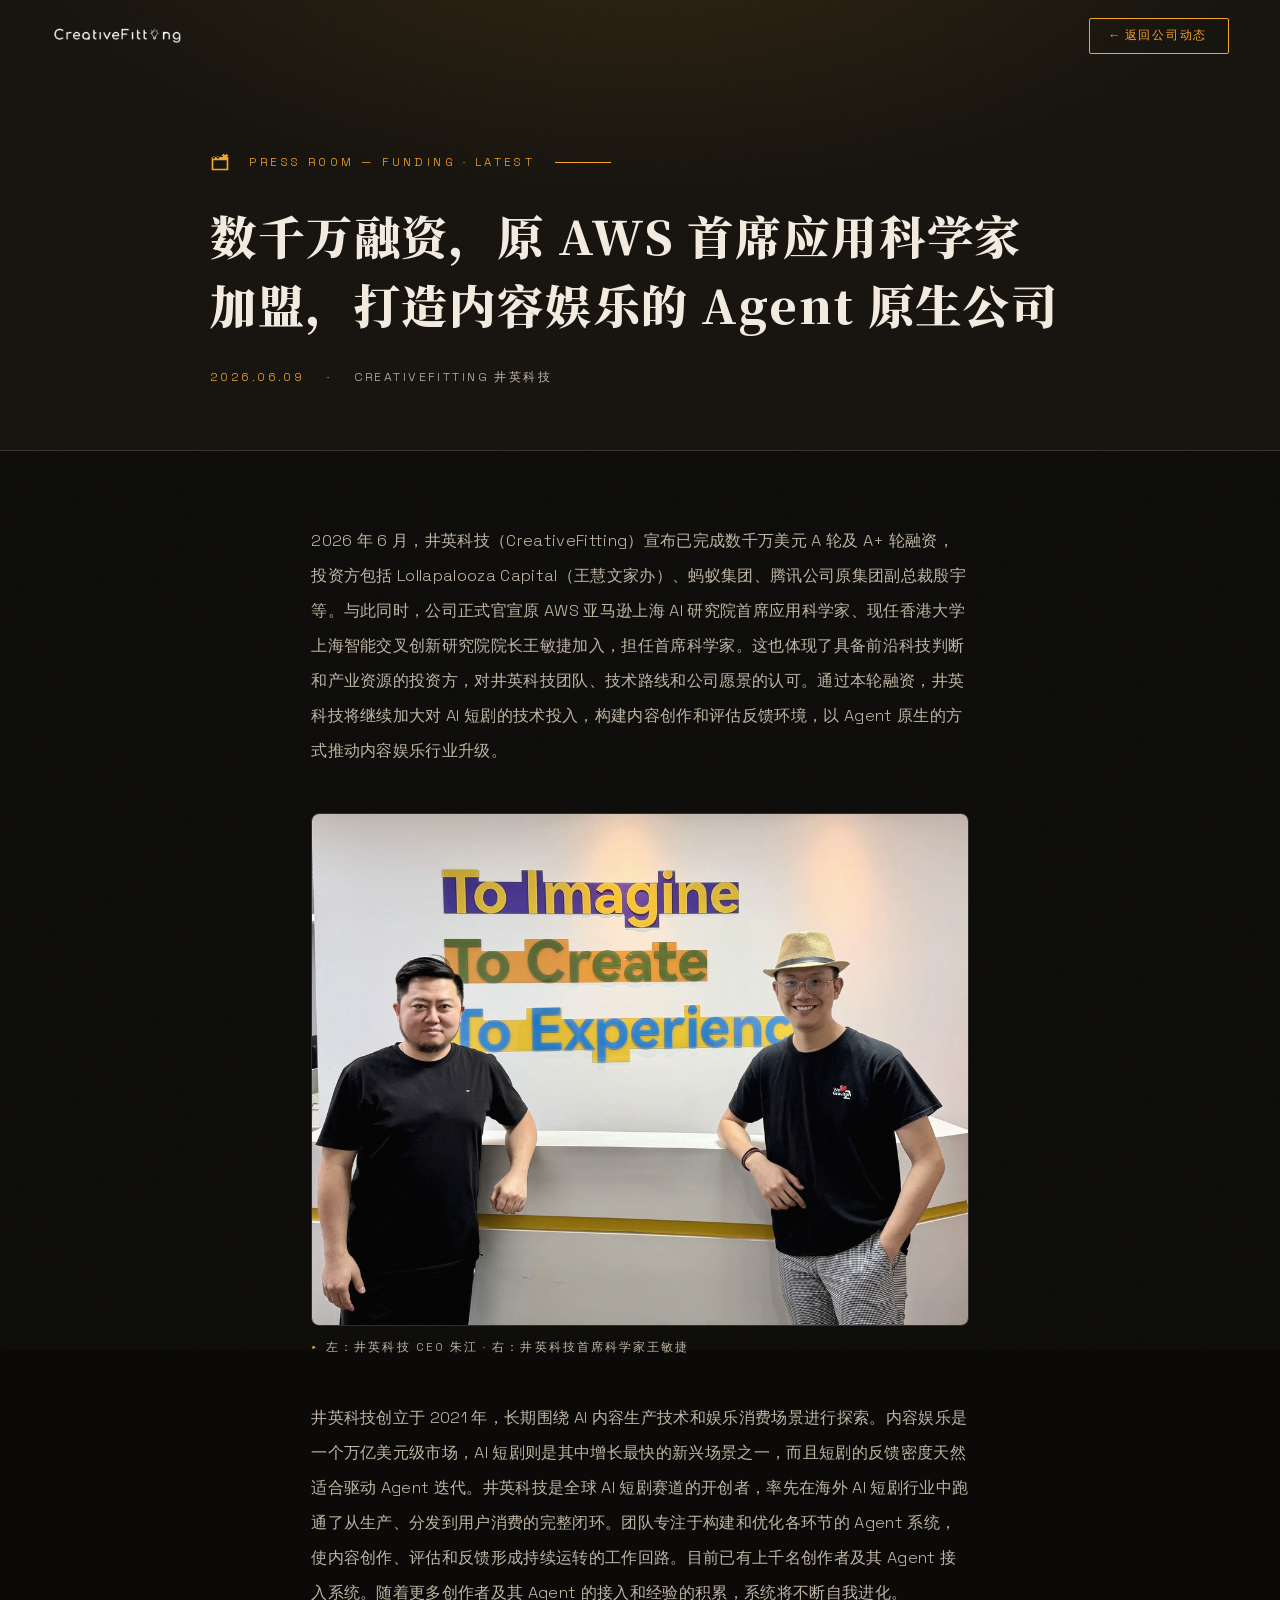
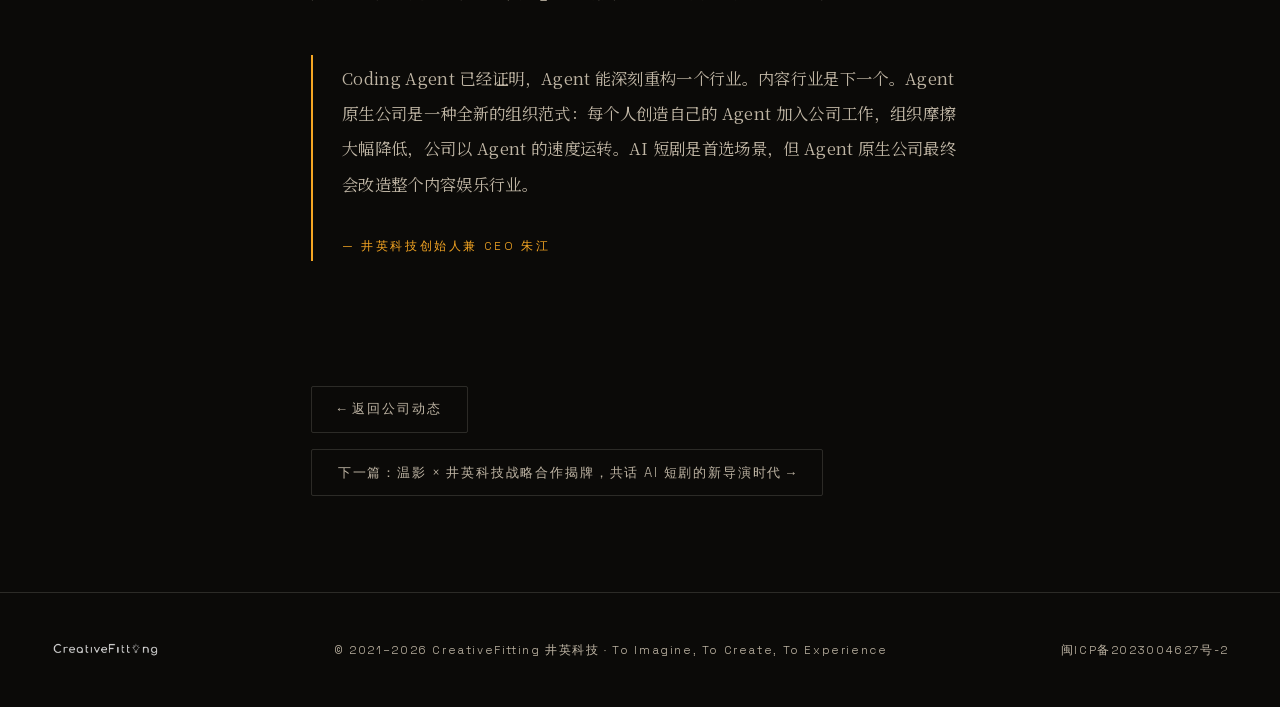
<file: p2026.html>
<!DOCTYPE html>
<html lang="zh-CN">
<head>
<meta charset="UTF-8" />
<meta name="viewport" content="width=device-width, initial-scale=1" />
<title>数千万融资，原 AWS 首席应用科学家加盟，打造内容娱乐的 Agent 原生公司 — CreativeFitting 井英科技</title>
<meta name="description" content="数千万融资，原 AWS 首席应用科学家加盟，打造内容娱乐的 Agent 原生公司" />
<link href="./assets/fonts/fonts.css" rel="stylesheet">
<style>
  :root{
    --ink:#0b0a08;--ink-2:#14110c;--paper:#f3ece1;--paper-dim:#bfb5a4;
    --amber:#f5a623;--line:rgba(243,236,225,.14);
    --serif-zh:"Noto Serif SC","Songti SC","STSong",serif;
    --serif-en:"Playfair Display",Georgia,"Times New Roman",serif;
    --mono:"Space Grotesk","SF Mono",ui-monospace,monospace;
  }
  *{margin:0;padding:0;box-sizing:border-box}
  html{scroll-behavior:smooth}
  body{background:var(--ink);color:var(--paper);font-family:var(--mono);font-weight:300;overflow-x:hidden;-webkit-font-smoothing:antialiased}
  ::selection{background:var(--amber);color:var(--ink)}
  a{color:inherit;text-decoration:none}
  img{display:block;max-width:100%}
  body::after{
    content:"";position:fixed;inset:-50%;z-index:120;pointer-events:none;opacity:.05;
    background-image:url("data:image/svg+xml,%3Csvg xmlns='http://www.w3.org/2000/svg' width='300' height='300'%3E%3Cfilter id='n'%3E%3CfeTurbulence type='fractalNoise' baseFrequency='0.9' numOctaves='2'/%3E%3C/filter%3E%3Crect width='100%25' height='100%25' filter='url(%23n)'/%3E%3C/svg%3E");
    animation:grain 7s steps(10) infinite;
  }
  @keyframes grain{0%,100%{transform:translate(0,0)}10%{transform:translate(-3%,2%)}30%{transform:translate(2%,-4%)}50%{transform:translate(-4%,-2%)}70%{transform:translate(3%,4%)}90%{transform:translate(-2%,3%)}}
  nav{position:fixed;top:0;left:0;right:0;z-index:100;display:flex;align-items:center;justify-content:space-between;padding:1.1rem 4vw;transition:background .4s,border-color .4s,padding .4s;border-bottom:1px solid transparent}
  nav.scrolled{background:rgba(11,10,8,.86);backdrop-filter:blur(14px);border-color:var(--line);padding:.7rem 4vw}
  nav .brand img{height:22px;width:auto}
  .btn-back{font-family:var(--mono);font-size:.78rem;letter-spacing:.14em;border:1px solid var(--amber);color:var(--amber);padding:.55rem 1.3rem;border-radius:2px;transition:background .3s,color .3s;white-space:nowrap}
  .btn-back:hover{background:var(--amber);color:var(--ink)}
  .art-hero{position:relative;padding:9.5rem 4vw 4rem;border-bottom:1px solid var(--line);background:var(--ink-2);overflow:hidden}
  .art-hero::before{content:"";position:absolute;inset:0;background:radial-gradient(ellipse 70% 90% at 50% -20%,rgba(245,166,35,.12),transparent 70%);pointer-events:none}
  .art-hero .inner{max-width:860px;margin:0 auto;position:relative}
  .slate{display:flex;align-items:center;gap:1.2rem;margin-bottom:1.8rem}
  .slate .no{font-size:.72rem;letter-spacing:.3em;color:var(--amber);text-transform:uppercase}
  .slate .bar{flex:0 0 56px;height:1px;background:var(--amber)}
  .slate .clap{width:20px;height:20px;fill:var(--amber)}
  .art-hero h1{font-family:var(--serif-zh);font-weight:900;font-size:clamp(1.6rem,4vw,2.9rem);line-height:1.5;letter-spacing:.04em}
  .art-meta{display:flex;gap:1.4rem;align-items:center;margin-top:1.8rem;font-size:.76rem;letter-spacing:.2em;color:var(--paper-dim);text-transform:uppercase;flex-wrap:wrap}
  .art-meta .date{color:var(--amber)}
  .art-body{max-width:760px;margin:0 auto;padding:4.5rem 4vw 5rem}
  .art-body p{font-size:1.02rem;line-height:2.15;color:var(--paper-dim);margin-bottom:2rem;letter-spacing:.02em}
  .art-body p strong{color:var(--paper);font-weight:500}
  .art-body h2{font-family:var(--serif-zh);font-weight:700;font-size:1.45rem;letter-spacing:.06em;color:var(--paper);margin:3.4rem 0 1.6rem;display:flex;align-items:baseline;gap:1rem}
  .art-body h2 .idx{font-family:var(--serif-en);font-style:italic;font-weight:500;font-size:1.6rem;color:var(--amber)}
  figure{margin:2.8rem 0;position:relative}
  figure img{width:100%;border-radius:8px;border:1px solid var(--line);filter:saturate(.92)}
  figure figcaption{margin-top:.9rem;font-size:.72rem;letter-spacing:.18em;color:var(--paper-dim);text-transform:uppercase}
  figure figcaption::before{content:"▸";color:var(--amber);margin-right:.6em}
  blockquote{border-left:2px solid var(--amber);padding:.4rem 0 .4rem 1.8rem;margin:2.8rem 0}
  blockquote p{font-family:var(--serif-zh);font-size:1.12rem;line-height:2.1;color:var(--paper);margin-bottom:.8rem;font-weight:400}
  blockquote cite{font-style:normal;font-size:.74rem;letter-spacing:.22em;color:var(--amber);text-transform:uppercase}
  .art-foot{max-width:760px;margin:0 auto;padding:0 4vw 6rem;display:flex;justify-content:space-between;gap:1rem;flex-wrap:wrap}
  .art-foot a{display:inline-flex;align-items:center;gap:.6rem;font-size:.82rem;letter-spacing:.14em;border:1px solid var(--line);padding:.85rem 1.6rem;border-radius:2px;color:var(--paper-dim);transition:border-color .3s,color .3s,background .3s}
  .art-foot a:hover{border-color:var(--amber);color:var(--amber);background:rgba(245,166,35,.06)}
  footer{border-top:1px solid var(--line);padding:3rem 4vw;background:var(--ink)}
  .foot-row{max-width:1200px;margin:0 auto;display:flex;justify-content:space-between;align-items:center;gap:2rem;flex-wrap:wrap}
  footer img{height:18px;opacity:.85}
  footer p{font-size:.72rem;letter-spacing:.14em;color:var(--paper-dim)}
  footer a:hover{color:var(--paper)}
</style>
</head>
<body>

<nav id="nav">
  <a class="brand" href="./"><img src="./assets/logo.png" alt="CreativeFitting"></a>
  <a class="btn-back" href="./#news">← 返回公司动态</a>
</nav>

<header class="art-hero">
  <div class="inner">
    <div class="slate">
      <svg class="clap" viewBox="0 0 24 24"><path d="M20.2 6 22 4.2 19.8 2 18 3.8 16.2 2 14 4.2 15.8 6H2v16h20V6h-1.8zM4.5 4.7 6.3 6.5 4.5 8.3 2.7 6.5l1.8-1.8zm5 0 1.8 1.8-1.8 1.8-1.8-1.8 1.8-1.8zM20 20H4V10h16v10z"/></svg>
      <span class="no">Press Room — Funding · Latest</span>
      <span class="bar"></span>
    </div>
    <h1>数千万融资，原 AWS 首席应用科学家加盟，打造内容娱乐的 Agent 原生公司</h1>
    <div class="art-meta">
      <span class="date">2026.06.09</span>
      <span>·</span>
      <span>CreativeFitting 井英科技</span>
    </div>
  </div>
</header>

<article class="art-body">
      <p>2026 年 6 月，井英科技（CreativeFitting）宣布已完成数千万美元 A 轮及 A+ 轮融资，投资方包括 Lollapalooza Capital（王慧文家办）、蚂蚁集团、腾讯公司原集团副总裁殷宇等。与此同时，公司正式官宣原 AWS 亚马逊上海 AI 研究院首席应用科学家、现任香港大学上海智能交叉创新研究院院长王敏捷加入，担任首席科学家。这也体现了具备前沿科技判断和产业资源的投资方，对井英科技团队、技术路线和公司愿景的认可。通过本轮融资，井英科技将继续加大对 AI 短剧的技术投入，构建内容创作和评估反馈环境，以 Agent 原生的方式推动内容娱乐行业升级。</p>
      <figure><img src="./assets/news-2026-funding.jpg" alt="" loading="lazy">
        <figcaption>左：井英科技 CEO 朱江 · 右：井英科技首席科学家王敏捷</figcaption></figure>
      <p>井英科技创立于 2021 年，长期围绕 AI 内容生产技术和娱乐消费场景进行探索。内容娱乐是一个万亿美元级市场，AI 短剧则是其中增长最快的新兴场景之一，而且短剧的反馈密度天然适合驱动 Agent 迭代。井英科技是全球 AI 短剧赛道的开创者，率先在海外 AI 短剧行业中跑通了从生产、分发到用户消费的完整闭环。团队专注于构建和优化各环节的 Agent 系统，使内容创作、评估和反馈形成持续运转的工作回路。目前已有上千名创作者及其 Agent 接入系统。随着更多创作者及其 Agent 的接入和经验的积累，系统将不断自我进化。</p>
      <blockquote><p>Coding Agent 已经证明，Agent 能深刻重构一个行业。内容行业是下一个。Agent 原生公司是一种全新的组织范式：每个人创造自己的 Agent 加入公司工作，组织摩擦大幅降低，公司以 Agent 的速度运转。AI 短剧是首选场景，但 Agent 原生公司最终会改造整个内容娱乐行业。</p><cite>— 井英科技创始人兼 CEO 朱江</cite></blockquote>
</article>

<div class="art-foot">
  <a href="./#news">← 返回公司动态</a>
  <a href="./p0409.html">下一篇：温影 × 井英科技战略合作揭牌，共话 AI 短剧的新导演时代 →</a>
</div>

<footer>
  <div class="foot-row">
    <img src="./assets/logo.png" alt="CreativeFitting">
    <p>©️ 2021–2026 CreativeFitting 井英科技 · To Imagine, To Create, To Experience</p>
    <p><a href="https://beian.miit.gov.cn/" target="_blank" rel="noopener">闽ICP备2023004627号-2</a></p>
  </div>
</footer>

<script>
  const nav = document.getElementById('nav');
  addEventListener('scroll', () => nav.classList.toggle('scrolled', scrollY > 40), {passive:true});
</script>
</body>
</html>
</file>
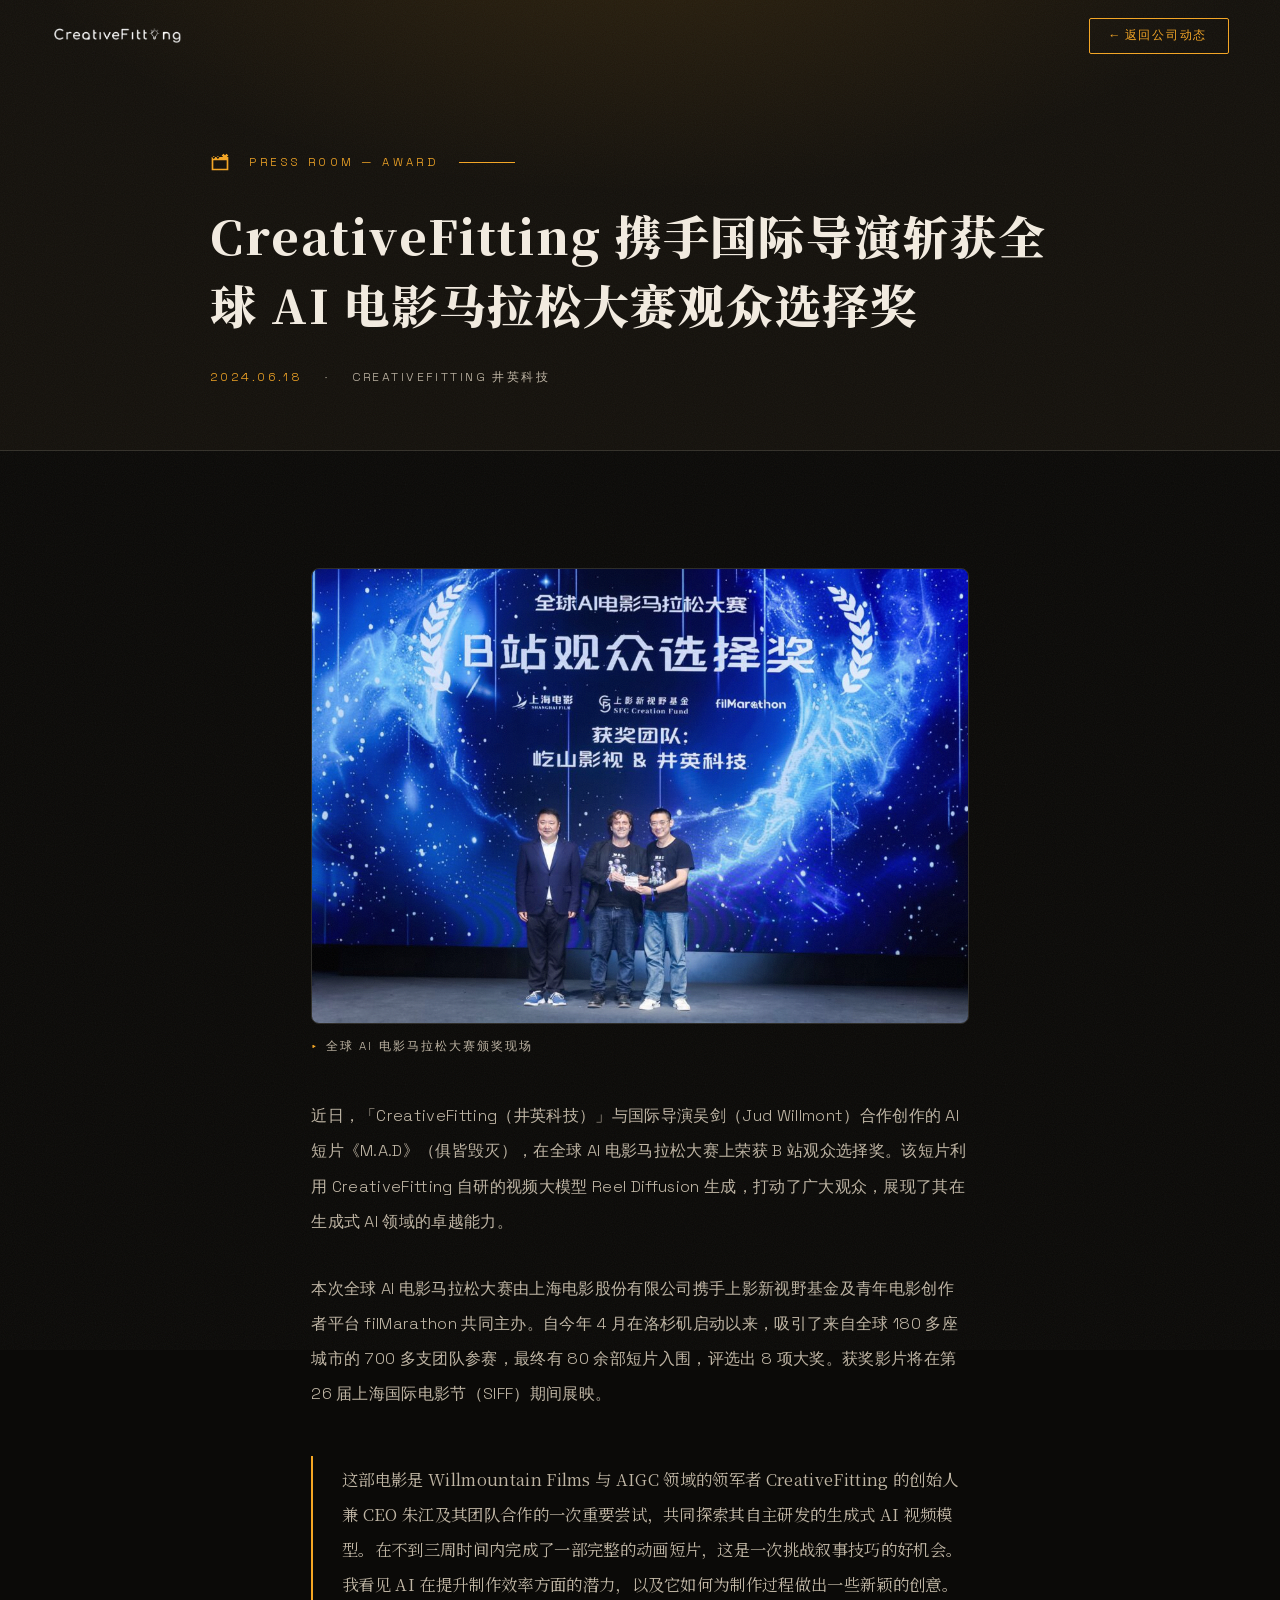
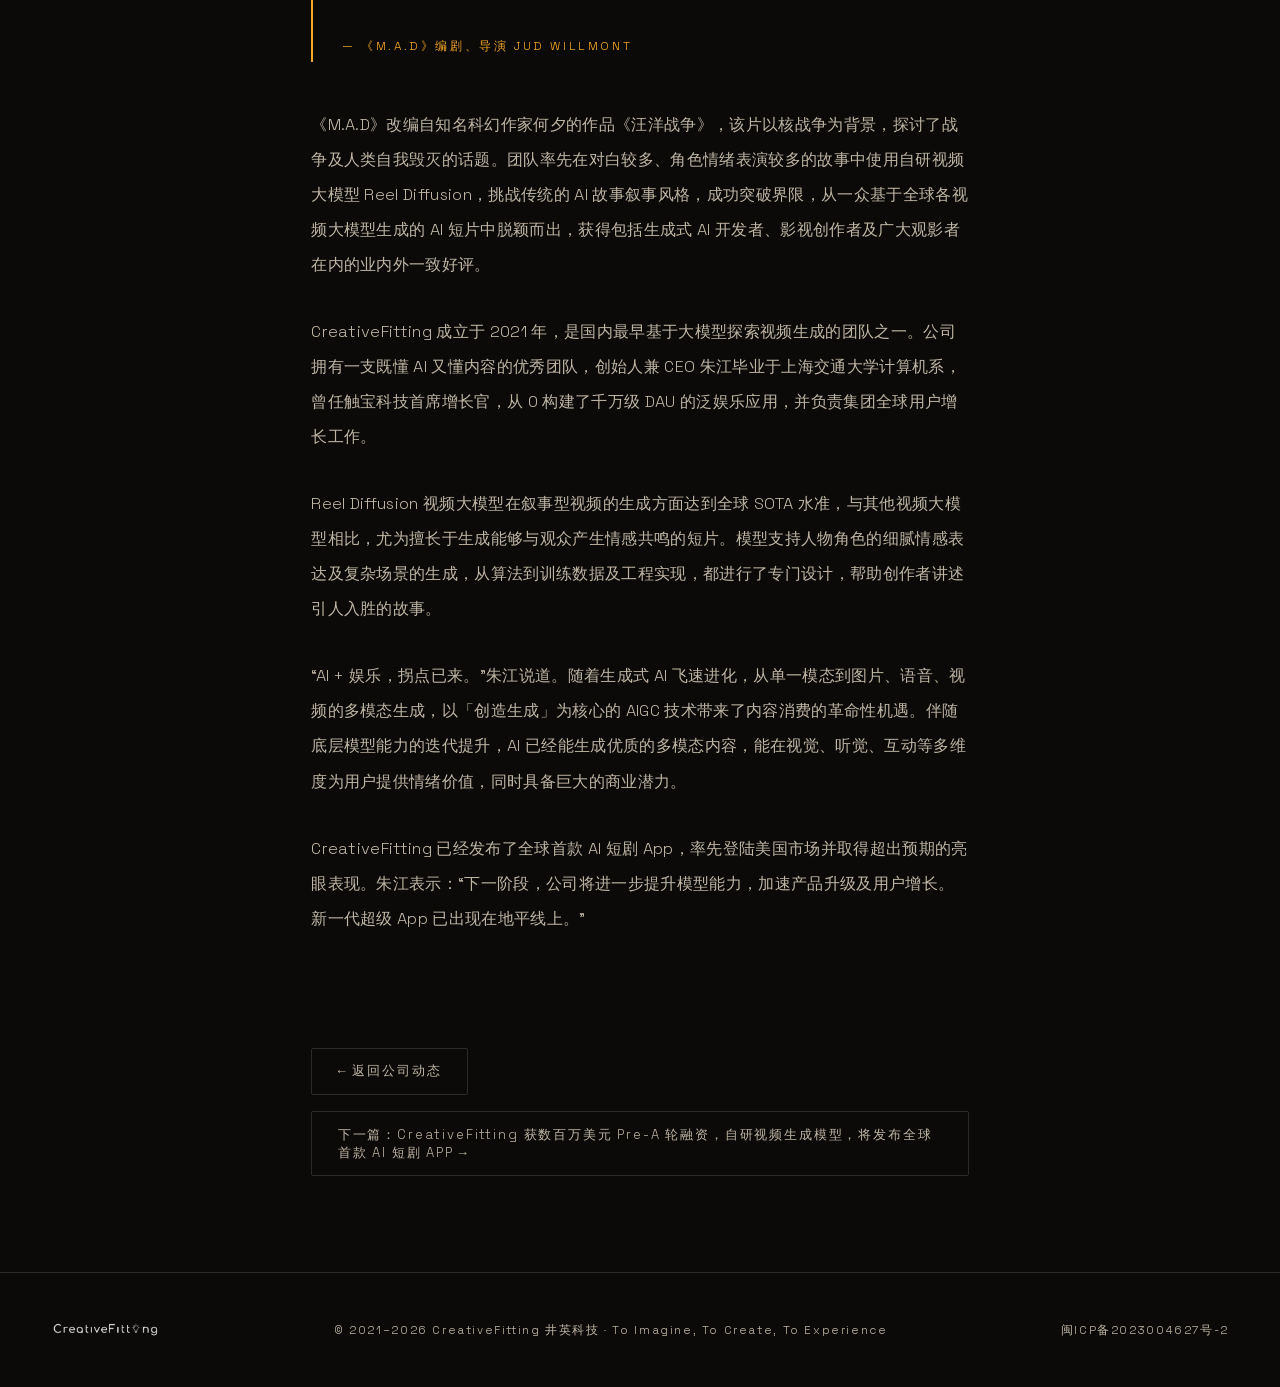
<file: p56.html>
<!DOCTYPE html>
<html lang="zh-CN">
<head>
<meta charset="UTF-8" />
<meta name="viewport" content="width=device-width, initial-scale=1" />
<title>CreativeFitting 携手国际导演斩获全球 AI 电影马拉松大赛观众选择奖 — CreativeFitting 井英科技</title>
<meta name="description" content="CreativeFitting 携手国际导演斩获全球 AI 电影马拉松大赛观众选择奖" />
<link href="./assets/fonts/fonts.css" rel="stylesheet">
<style>
  :root{
    --ink:#0b0a08;--ink-2:#14110c;--paper:#f3ece1;--paper-dim:#bfb5a4;
    --amber:#f5a623;--line:rgba(243,236,225,.14);
    --serif-zh:"Noto Serif SC","Songti SC","STSong",serif;
    --serif-en:"Playfair Display",Georgia,"Times New Roman",serif;
    --mono:"Space Grotesk","SF Mono",ui-monospace,monospace;
  }
  *{margin:0;padding:0;box-sizing:border-box}
  html{scroll-behavior:smooth}
  body{background:var(--ink);color:var(--paper);font-family:var(--mono);font-weight:300;overflow-x:hidden;-webkit-font-smoothing:antialiased}
  ::selection{background:var(--amber);color:var(--ink)}
  a{color:inherit;text-decoration:none}
  img{display:block;max-width:100%}
  body::after{
    content:"";position:fixed;inset:-50%;z-index:120;pointer-events:none;opacity:.05;
    background-image:url("data:image/svg+xml,%3Csvg xmlns='http://www.w3.org/2000/svg' width='300' height='300'%3E%3Cfilter id='n'%3E%3CfeTurbulence type='fractalNoise' baseFrequency='0.9' numOctaves='2'/%3E%3C/filter%3E%3Crect width='100%25' height='100%25' filter='url(%23n)'/%3E%3C/svg%3E");
    animation:grain 7s steps(10) infinite;
  }
  @keyframes grain{0%,100%{transform:translate(0,0)}10%{transform:translate(-3%,2%)}30%{transform:translate(2%,-4%)}50%{transform:translate(-4%,-2%)}70%{transform:translate(3%,4%)}90%{transform:translate(-2%,3%)}}
  nav{position:fixed;top:0;left:0;right:0;z-index:100;display:flex;align-items:center;justify-content:space-between;padding:1.1rem 4vw;transition:background .4s,border-color .4s,padding .4s;border-bottom:1px solid transparent}
  nav.scrolled{background:rgba(11,10,8,.86);backdrop-filter:blur(14px);border-color:var(--line);padding:.7rem 4vw}
  nav .brand img{height:22px;width:auto}
  .btn-back{font-family:var(--mono);font-size:.78rem;letter-spacing:.14em;border:1px solid var(--amber);color:var(--amber);padding:.55rem 1.3rem;border-radius:2px;transition:background .3s,color .3s;white-space:nowrap}
  .btn-back:hover{background:var(--amber);color:var(--ink)}
  .art-hero{position:relative;padding:9.5rem 4vw 4rem;border-bottom:1px solid var(--line);background:var(--ink-2);overflow:hidden}
  .art-hero::before{content:"";position:absolute;inset:0;background:radial-gradient(ellipse 70% 90% at 50% -20%,rgba(245,166,35,.12),transparent 70%);pointer-events:none}
  .art-hero .inner{max-width:860px;margin:0 auto;position:relative}
  .slate{display:flex;align-items:center;gap:1.2rem;margin-bottom:1.8rem}
  .slate .no{font-size:.72rem;letter-spacing:.3em;color:var(--amber);text-transform:uppercase}
  .slate .bar{flex:0 0 56px;height:1px;background:var(--amber)}
  .slate .clap{width:20px;height:20px;fill:var(--amber)}
  .art-hero h1{font-family:var(--serif-zh);font-weight:900;font-size:clamp(1.6rem,4vw,2.9rem);line-height:1.5;letter-spacing:.04em}
  .art-meta{display:flex;gap:1.4rem;align-items:center;margin-top:1.8rem;font-size:.76rem;letter-spacing:.2em;color:var(--paper-dim);text-transform:uppercase;flex-wrap:wrap}
  .art-meta .date{color:var(--amber)}
  .art-body{max-width:760px;margin:0 auto;padding:4.5rem 4vw 5rem}
  .art-body p{font-size:1.02rem;line-height:2.15;color:var(--paper-dim);margin-bottom:2rem;letter-spacing:.02em}
  .art-body p strong{color:var(--paper);font-weight:500}
  .art-body h2{font-family:var(--serif-zh);font-weight:700;font-size:1.45rem;letter-spacing:.06em;color:var(--paper);margin:3.4rem 0 1.6rem;display:flex;align-items:baseline;gap:1rem}
  .art-body h2 .idx{font-family:var(--serif-en);font-style:italic;font-weight:500;font-size:1.6rem;color:var(--amber)}
  figure{margin:2.8rem 0;position:relative}
  figure img{width:100%;border-radius:8px;border:1px solid var(--line);filter:saturate(.92)}
  figure figcaption{margin-top:.9rem;font-size:.72rem;letter-spacing:.18em;color:var(--paper-dim);text-transform:uppercase}
  figure figcaption::before{content:"▸";color:var(--amber);margin-right:.6em}
  blockquote{border-left:2px solid var(--amber);padding:.4rem 0 .4rem 1.8rem;margin:2.8rem 0}
  blockquote p{font-family:var(--serif-zh);font-size:1.12rem;line-height:2.1;color:var(--paper);margin-bottom:.8rem;font-weight:400}
  blockquote cite{font-style:normal;font-size:.74rem;letter-spacing:.22em;color:var(--amber);text-transform:uppercase}
  .art-foot{max-width:760px;margin:0 auto;padding:0 4vw 6rem;display:flex;justify-content:space-between;gap:1rem;flex-wrap:wrap}
  .art-foot a{display:inline-flex;align-items:center;gap:.6rem;font-size:.82rem;letter-spacing:.14em;border:1px solid var(--line);padding:.85rem 1.6rem;border-radius:2px;color:var(--paper-dim);transition:border-color .3s,color .3s,background .3s}
  .art-foot a:hover{border-color:var(--amber);color:var(--amber);background:rgba(245,166,35,.06)}
  footer{border-top:1px solid var(--line);padding:3rem 4vw;background:var(--ink)}
  .foot-row{max-width:1200px;margin:0 auto;display:flex;justify-content:space-between;align-items:center;gap:2rem;flex-wrap:wrap}
  footer img{height:18px;opacity:.85}
  footer p{font-size:.72rem;letter-spacing:.14em;color:var(--paper-dim)}
  footer a:hover{color:var(--paper)}
</style>
</head>
<body>

<nav id="nav">
  <a class="brand" href="./"><img src="./assets/logo.png" alt="CreativeFitting"></a>
  <a class="btn-back" href="./#news">← 返回公司动态</a>
</nav>

<header class="art-hero">
  <div class="inner">
    <div class="slate">
      <svg class="clap" viewBox="0 0 24 24"><path d="M20.2 6 22 4.2 19.8 2 18 3.8 16.2 2 14 4.2 15.8 6H2v16h20V6h-1.8zM4.5 4.7 6.3 6.5 4.5 8.3 2.7 6.5l1.8-1.8zm5 0 1.8 1.8-1.8 1.8-1.8-1.8 1.8-1.8zM20 20H4V10h16v10z"/></svg>
      <span class="no">Press Room — Award</span>
      <span class="bar"></span>
    </div>
    <h1>CreativeFitting 携手国际导演斩获全球 AI 电影马拉松大赛观众选择奖</h1>
    <div class="art-meta">
      <span class="date">2024.06.18</span>
      <span>·</span>
      <span>CreativeFitting 井英科技</span>
    </div>
  </div>
</header>

<article class="art-body">
      <figure><img src="./assets/news-award.jpg" alt="" loading="lazy">
        <figcaption>全球 AI 电影马拉松大赛颁奖现场</figcaption></figure>
      <p>近日，「CreativeFitting（井英科技）」与国际导演吴剑（Jud Willmont）合作创作的 AI 短片《M.A.D》（俱皆毁灭），在全球 AI 电影马拉松大赛上荣获 B 站观众选择奖。该短片利用 CreativeFitting 自研的视频大模型 Reel Diffusion 生成，打动了广大观众，展现了其在生成式 AI 领域的卓越能力。</p>
      <p>本次全球 AI 电影马拉松大赛由上海电影股份有限公司携手上影新视野基金及青年电影创作者平台 filMarathon 共同主办。自今年 4 月在洛杉矶启动以来，吸引了来自全球 180 多座城市的 700 多支团队参赛，最终有 80 余部短片入围，评选出 8 项大奖。获奖影片将在第 26 届上海国际电影节（SIFF）期间展映。</p>
      <blockquote><p>这部电影是 Willmountain Films 与 AIGC 领域的领军者 CreativeFitting 的创始人兼 CEO 朱江及其团队合作的一次重要尝试，共同探索其自主研发的生成式 AI 视频模型。在不到三周时间内完成了一部完整的动画短片，这是一次挑战叙事技巧的好机会。我看见 AI 在提升制作效率方面的潜力，以及它如何为制作过程做出一些新颖的创意。</p><cite>— 《M.A.D》编剧、导演 Jud Willmont</cite></blockquote>
      <p>《M.A.D》改编自知名科幻作家何夕的作品《汪洋战争》，该片以核战争为背景，探讨了战争及人类自我毁灭的话题。团队率先在对白较多、角色情绪表演较多的故事中使用自研视频大模型 Reel Diffusion，挑战传统的 AI 故事叙事风格，成功突破界限，从一众基于全球各视频大模型生成的 AI 短片中脱颖而出，获得包括生成式 AI 开发者、影视创作者及广大观影者在内的业内外一致好评。</p>
      <p>CreativeFitting 成立于 2021 年，是国内最早基于大模型探索视频生成的团队之一。公司拥有一支既懂 AI 又懂内容的优秀团队，创始人兼 CEO 朱江毕业于上海交通大学计算机系，曾任触宝科技首席增长官，从 0 构建了千万级 DAU 的泛娱乐应用，并负责集团全球用户增长工作。</p>
      <p>Reel Diffusion 视频大模型在叙事型视频的生成方面达到全球 SOTA 水准，与其他视频大模型相比，尤为擅长于生成能够与观众产生情感共鸣的短片。模型支持人物角色的细腻情感表达及复杂场景的生成，从算法到训练数据及工程实现，都进行了专门设计，帮助创作者讲述引人入胜的故事。</p>
      <p>“AI + 娱乐，拐点已来。”朱江说道。随着生成式 AI 飞速进化，从单一模态到图片、语音、视频的多模态生成，以「创造生成」为核心的 AIGC 技术带来了内容消费的革命性机遇。伴随底层模型能力的迭代提升，AI 已经能生成优质的多模态内容，能在视觉、听觉、互动等多维度为用户提供情绪价值，同时具备巨大的商业潜力。</p>
      <p>CreativeFitting 已经发布了全球首款 AI 短剧 App，率先登陆美国市场并取得超出预期的亮眼表现。朱江表示：“下一阶段，公司将进一步提升模型能力，加速产品升级及用户增长。新一代超级 App 已出现在地平线上。”</p>
</article>

<div class="art-foot">
  <a href="./#news">← 返回公司动态</a>
  <a href="./p2023.html">下一篇：CreativeFitting 获数百万美元 Pre-A 轮融资，自研视频生成模型，将发布全球首款 AI 短剧 APP →</a>
</div>

<footer>
  <div class="foot-row">
    <img src="./assets/logo.png" alt="CreativeFitting">
    <p>©️ 2021–2026 CreativeFitting 井英科技 · To Imagine, To Create, To Experience</p>
    <p><a href="https://beian.miit.gov.cn/" target="_blank" rel="noopener">闽ICP备2023004627号-2</a></p>
  </div>
</footer>

<script>
  const nav = document.getElementById('nav');
  addEventListener('scroll', () => nav.classList.toggle('scrolled', scrollY > 40), {passive:true});
</script>
</body>
</html>
</file>
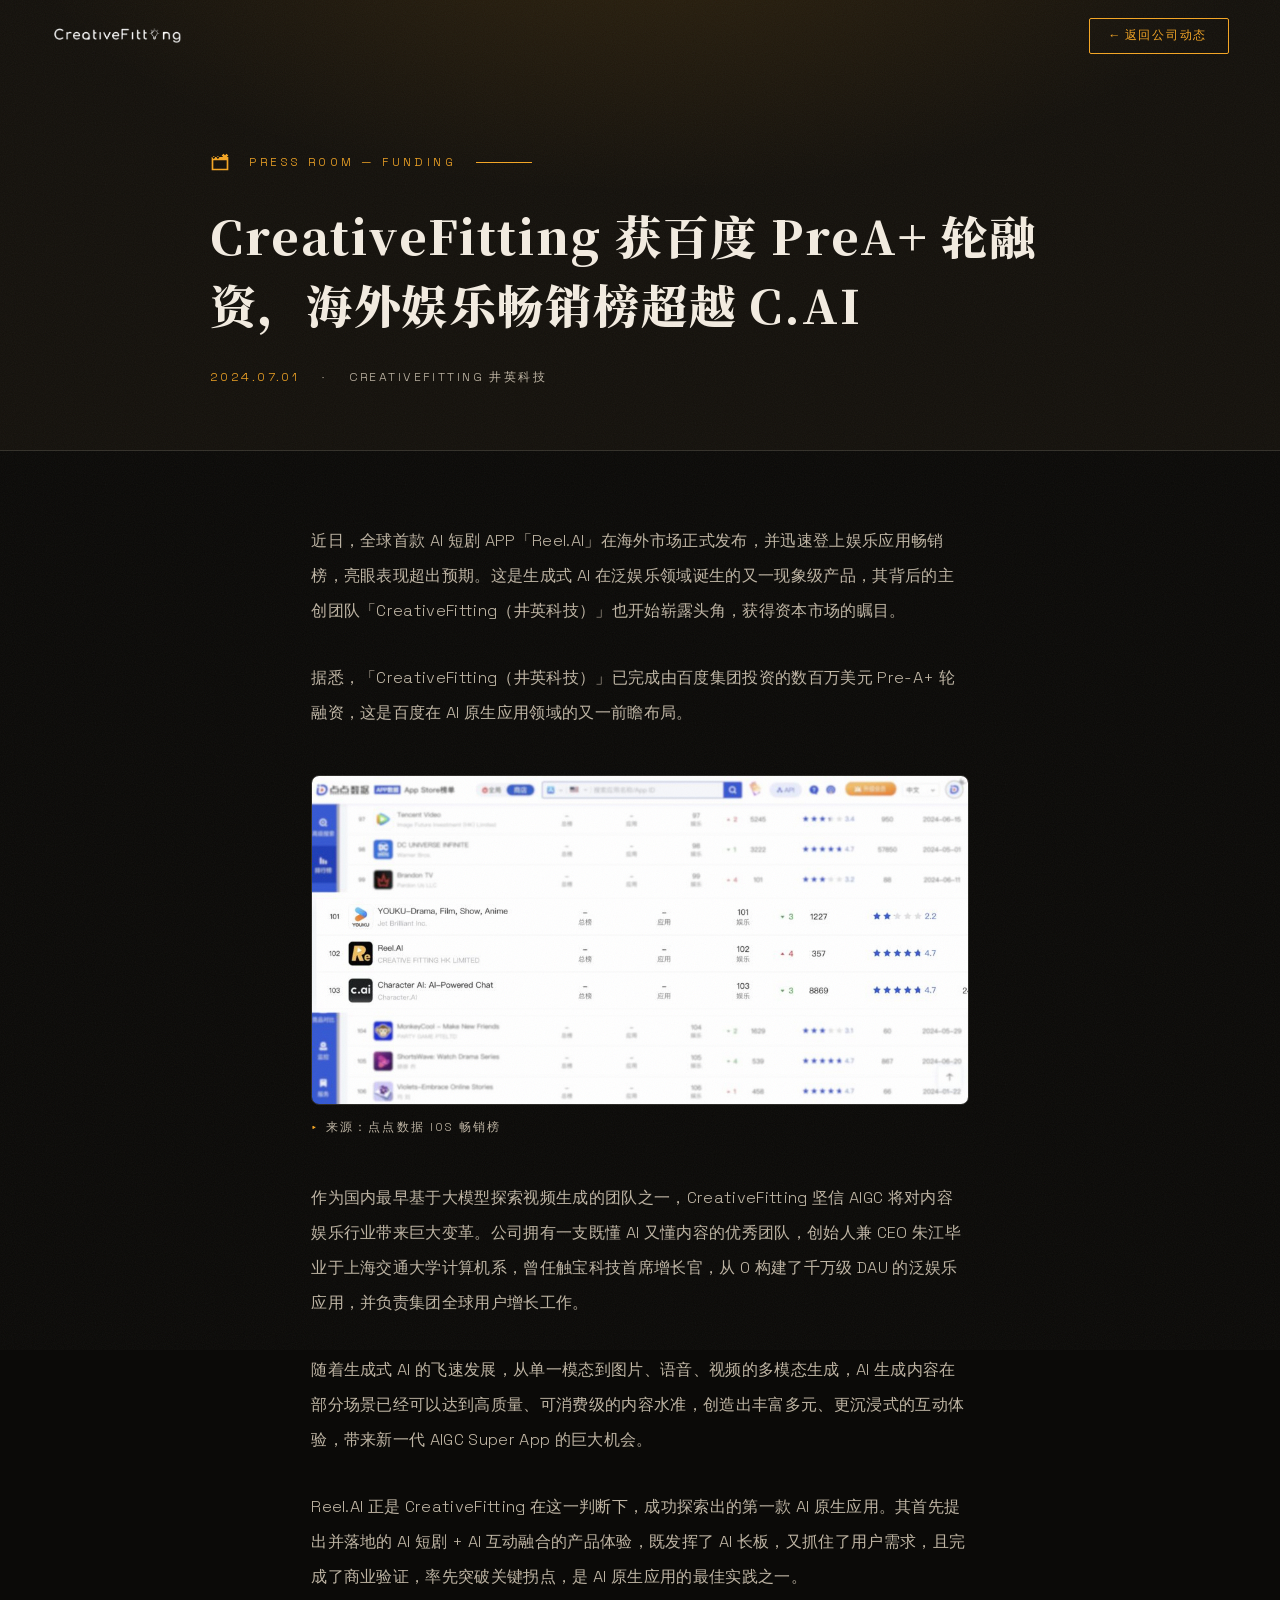
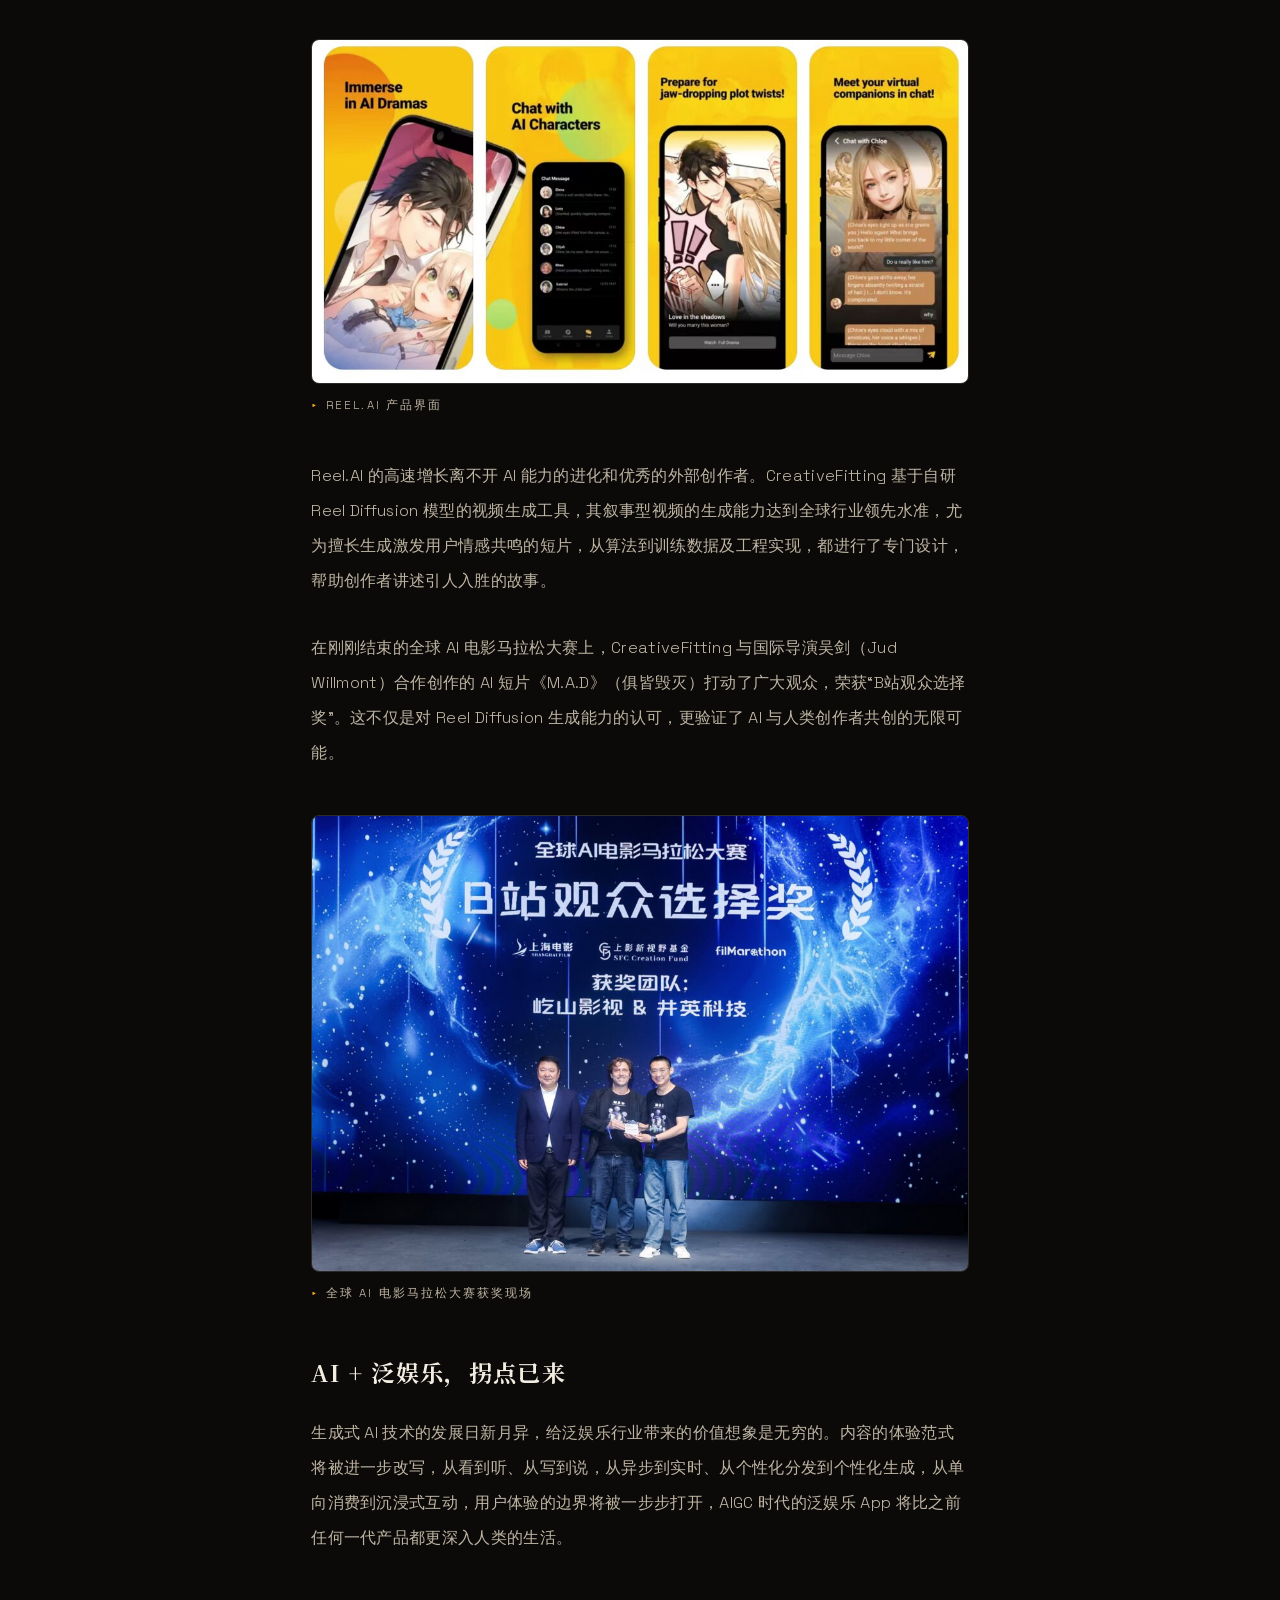
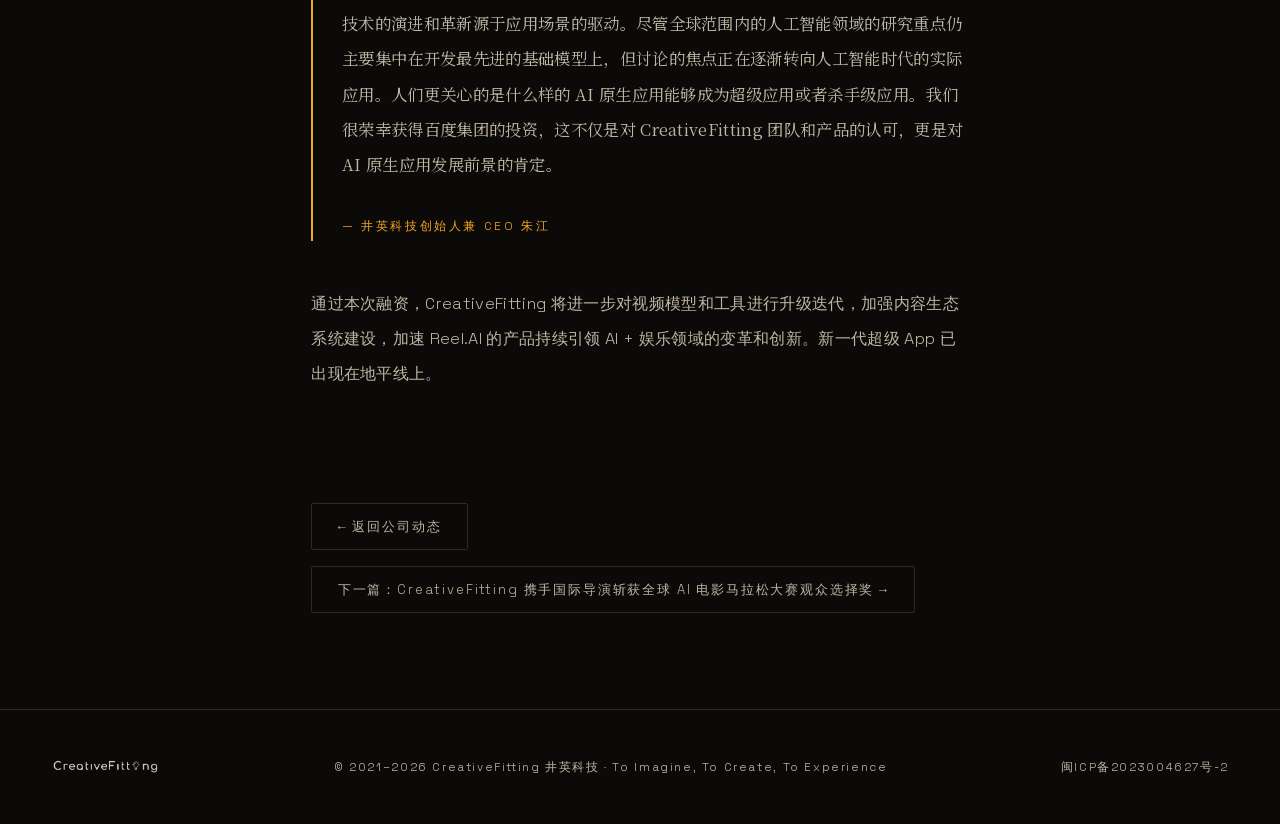
<file: p76.html>
<!DOCTYPE html>
<html lang="zh-CN">
<head>
<meta charset="UTF-8" />
<meta name="viewport" content="width=device-width, initial-scale=1" />
<title>CreativeFitting 获百度 PreA+ 轮融资，海外娱乐畅销榜超越 C.AI — CreativeFitting 井英科技</title>
<meta name="description" content="CreativeFitting 获百度 PreA+ 轮融资，海外娱乐畅销榜超越 C.AI" />
<link href="./assets/fonts/fonts.css" rel="stylesheet">
<style>
  :root{
    --ink:#0b0a08;--ink-2:#14110c;--paper:#f3ece1;--paper-dim:#bfb5a4;
    --amber:#f5a623;--line:rgba(243,236,225,.14);
    --serif-zh:"Noto Serif SC","Songti SC","STSong",serif;
    --serif-en:"Playfair Display",Georgia,"Times New Roman",serif;
    --mono:"Space Grotesk","SF Mono",ui-monospace,monospace;
  }
  *{margin:0;padding:0;box-sizing:border-box}
  html{scroll-behavior:smooth}
  body{background:var(--ink);color:var(--paper);font-family:var(--mono);font-weight:300;overflow-x:hidden;-webkit-font-smoothing:antialiased}
  ::selection{background:var(--amber);color:var(--ink)}
  a{color:inherit;text-decoration:none}
  img{display:block;max-width:100%}
  body::after{
    content:"";position:fixed;inset:-50%;z-index:120;pointer-events:none;opacity:.05;
    background-image:url("data:image/svg+xml,%3Csvg xmlns='http://www.w3.org/2000/svg' width='300' height='300'%3E%3Cfilter id='n'%3E%3CfeTurbulence type='fractalNoise' baseFrequency='0.9' numOctaves='2'/%3E%3C/filter%3E%3Crect width='100%25' height='100%25' filter='url(%23n)'/%3E%3C/svg%3E");
    animation:grain 7s steps(10) infinite;
  }
  @keyframes grain{0%,100%{transform:translate(0,0)}10%{transform:translate(-3%,2%)}30%{transform:translate(2%,-4%)}50%{transform:translate(-4%,-2%)}70%{transform:translate(3%,4%)}90%{transform:translate(-2%,3%)}}
  nav{position:fixed;top:0;left:0;right:0;z-index:100;display:flex;align-items:center;justify-content:space-between;padding:1.1rem 4vw;transition:background .4s,border-color .4s,padding .4s;border-bottom:1px solid transparent}
  nav.scrolled{background:rgba(11,10,8,.86);backdrop-filter:blur(14px);border-color:var(--line);padding:.7rem 4vw}
  nav .brand img{height:22px;width:auto}
  .btn-back{font-family:var(--mono);font-size:.78rem;letter-spacing:.14em;border:1px solid var(--amber);color:var(--amber);padding:.55rem 1.3rem;border-radius:2px;transition:background .3s,color .3s;white-space:nowrap}
  .btn-back:hover{background:var(--amber);color:var(--ink)}
  .art-hero{position:relative;padding:9.5rem 4vw 4rem;border-bottom:1px solid var(--line);background:var(--ink-2);overflow:hidden}
  .art-hero::before{content:"";position:absolute;inset:0;background:radial-gradient(ellipse 70% 90% at 50% -20%,rgba(245,166,35,.12),transparent 70%);pointer-events:none}
  .art-hero .inner{max-width:860px;margin:0 auto;position:relative}
  .slate{display:flex;align-items:center;gap:1.2rem;margin-bottom:1.8rem}
  .slate .no{font-size:.72rem;letter-spacing:.3em;color:var(--amber);text-transform:uppercase}
  .slate .bar{flex:0 0 56px;height:1px;background:var(--amber)}
  .slate .clap{width:20px;height:20px;fill:var(--amber)}
  .art-hero h1{font-family:var(--serif-zh);font-weight:900;font-size:clamp(1.6rem,4vw,2.9rem);line-height:1.5;letter-spacing:.04em}
  .art-meta{display:flex;gap:1.4rem;align-items:center;margin-top:1.8rem;font-size:.76rem;letter-spacing:.2em;color:var(--paper-dim);text-transform:uppercase;flex-wrap:wrap}
  .art-meta .date{color:var(--amber)}
  .art-body{max-width:760px;margin:0 auto;padding:4.5rem 4vw 5rem}
  .art-body p{font-size:1.02rem;line-height:2.15;color:var(--paper-dim);margin-bottom:2rem;letter-spacing:.02em}
  .art-body p strong{color:var(--paper);font-weight:500}
  .art-body h2{font-family:var(--serif-zh);font-weight:700;font-size:1.45rem;letter-spacing:.06em;color:var(--paper);margin:3.4rem 0 1.6rem;display:flex;align-items:baseline;gap:1rem}
  .art-body h2 .idx{font-family:var(--serif-en);font-style:italic;font-weight:500;font-size:1.6rem;color:var(--amber)}
  figure{margin:2.8rem 0;position:relative}
  figure img{width:100%;border-radius:8px;border:1px solid var(--line);filter:saturate(.92)}
  figure figcaption{margin-top:.9rem;font-size:.72rem;letter-spacing:.18em;color:var(--paper-dim);text-transform:uppercase}
  figure figcaption::before{content:"▸";color:var(--amber);margin-right:.6em}
  blockquote{border-left:2px solid var(--amber);padding:.4rem 0 .4rem 1.8rem;margin:2.8rem 0}
  blockquote p{font-family:var(--serif-zh);font-size:1.12rem;line-height:2.1;color:var(--paper);margin-bottom:.8rem;font-weight:400}
  blockquote cite{font-style:normal;font-size:.74rem;letter-spacing:.22em;color:var(--amber);text-transform:uppercase}
  .art-foot{max-width:760px;margin:0 auto;padding:0 4vw 6rem;display:flex;justify-content:space-between;gap:1rem;flex-wrap:wrap}
  .art-foot a{display:inline-flex;align-items:center;gap:.6rem;font-size:.82rem;letter-spacing:.14em;border:1px solid var(--line);padding:.85rem 1.6rem;border-radius:2px;color:var(--paper-dim);transition:border-color .3s,color .3s,background .3s}
  .art-foot a:hover{border-color:var(--amber);color:var(--amber);background:rgba(245,166,35,.06)}
  footer{border-top:1px solid var(--line);padding:3rem 4vw;background:var(--ink)}
  .foot-row{max-width:1200px;margin:0 auto;display:flex;justify-content:space-between;align-items:center;gap:2rem;flex-wrap:wrap}
  footer img{height:18px;opacity:.85}
  footer p{font-size:.72rem;letter-spacing:.14em;color:var(--paper-dim)}
  footer a:hover{color:var(--paper)}
</style>
</head>
<body>

<nav id="nav">
  <a class="brand" href="./"><img src="./assets/logo.png" alt="CreativeFitting"></a>
  <a class="btn-back" href="./#news">← 返回公司动态</a>
</nav>

<header class="art-hero">
  <div class="inner">
    <div class="slate">
      <svg class="clap" viewBox="0 0 24 24"><path d="M20.2 6 22 4.2 19.8 2 18 3.8 16.2 2 14 4.2 15.8 6H2v16h20V6h-1.8zM4.5 4.7 6.3 6.5 4.5 8.3 2.7 6.5l1.8-1.8zm5 0 1.8 1.8-1.8 1.8-1.8-1.8 1.8-1.8zM20 20H4V10h16v10z"/></svg>
      <span class="no">Press Room — Funding</span>
      <span class="bar"></span>
    </div>
    <h1>CreativeFitting 获百度 PreA+ 轮融资，海外娱乐畅销榜超越 C.AI</h1>
    <div class="art-meta">
      <span class="date">2024.07.01</span>
      <span>·</span>
      <span>CreativeFitting 井英科技</span>
    </div>
  </div>
</header>

<article class="art-body">
      <p>近日，全球首款 AI 短剧 APP「Reel.AI」在海外市场正式发布，并迅速登上娱乐应用畅销榜，亮眼表现超出预期。这是生成式 AI 在泛娱乐领域诞生的又一现象级产品，其背后的主创团队「CreativeFitting（井英科技）」也开始崭露头角，获得资本市场的瞩目。</p>
      <p>据悉，「CreativeFitting（井英科技）」已完成由百度集团投资的数百万美元 Pre-A+ 轮融资，这是百度在 AI 原生应用领域的又一前瞻布局。</p>
      <figure><img src="./assets/p76-chart.jpeg" alt="" loading="lazy">
        <figcaption>来源：点点数据 iOS 畅销榜</figcaption></figure>
      <p>作为国内最早基于大模型探索视频生成的团队之一，CreativeFitting 坚信 AIGC 将对内容娱乐行业带来巨大变革。公司拥有一支既懂 AI 又懂内容的优秀团队，创始人兼 CEO 朱江毕业于上海交通大学计算机系，曾任触宝科技首席增长官，从 0 构建了千万级 DAU 的泛娱乐应用，并负责集团全球用户增长工作。</p>
      <p>随着生成式 AI 的飞速发展，从单一模态到图片、语音、视频的多模态生成，AI 生成内容在部分场景已经可以达到高质量、可消费级的内容水准，创造出丰富多元、更沉浸式的互动体验，带来新一代 AIGC Super App 的巨大机会。</p>
      <p>Reel.AI 正是 CreativeFitting 在这一判断下，成功探索出的第一款 AI 原生应用。其首先提出并落地的 AI 短剧 + AI 互动融合的产品体验，既发挥了 AI 长板，又抓住了用户需求，且完成了商业验证，率先突破关键拐点，是 AI 原生应用的最佳实践之一。</p>
      <figure><img src="./assets/p76-reel-ui.jpg" alt="" loading="lazy">
        <figcaption>Reel.AI 产品界面</figcaption></figure>
      <p>Reel.AI 的高速增长离不开 AI 能力的进化和优秀的外部创作者。CreativeFitting 基于自研 Reel Diffusion 模型的视频生成工具，其叙事型视频的生成能力达到全球行业领先水准，尤为擅长生成激发用户情感共鸣的短片，从算法到训练数据及工程实现，都进行了专门设计，帮助创作者讲述引人入胜的故事。</p>
      <p>在刚刚结束的全球 AI 电影马拉松大赛上，CreativeFitting 与国际导演吴剑（Jud Willmont）合作创作的 AI 短片《M.A.D》（俱皆毁灭）打动了广大观众，荣获“B站观众选择奖”。这不仅是对 Reel Diffusion 生成能力的认可，更验证了 AI 与人类创作者共创的无限可能。</p>
      <figure><img src="./assets/p76-award.jpg" alt="" loading="lazy">
        <figcaption>全球 AI 电影马拉松大赛获奖现场</figcaption></figure>
      <h2>AI + 泛娱乐，拐点已来</h2>
      <p>生成式 AI 技术的发展日新月异，给泛娱乐行业带来的价值想象是无穷的。内容的体验范式将被进一步改写，从看到听、从写到说，从异步到实时、从个性化分发到个性化生成，从单向消费到沉浸式互动，用户体验的边界将被一步步打开，AIGC 时代的泛娱乐 App 将比之前任何一代产品都更深入人类的生活。</p>
      <blockquote><p>技术的演进和革新源于应用场景的驱动。尽管全球范围内的人工智能领域的研究重点仍主要集中在开发最先进的基础模型上，但讨论的焦点正在逐渐转向人工智能时代的实际应用。人们更关心的是什么样的 AI 原生应用能够成为超级应用或者杀手级应用。我们很荣幸获得百度集团的投资，这不仅是对 CreativeFitting 团队和产品的认可，更是对 AI 原生应用发展前景的肯定。</p><cite>— 井英科技创始人兼 CEO 朱江</cite></blockquote>
      <p>通过本次融资，CreativeFitting 将进一步对视频模型和工具进行升级迭代，加强内容生态系统建设，加速 Reel.AI 的产品持续引领 AI + 娱乐领域的变革和创新。新一代超级 App 已出现在地平线上。</p>
</article>

<div class="art-foot">
  <a href="./#news">← 返回公司动态</a>
  <a href="./p56.html">下一篇：CreativeFitting 携手国际导演斩获全球 AI 电影马拉松大赛观众选择奖 →</a>
</div>

<footer>
  <div class="foot-row">
    <img src="./assets/logo.png" alt="CreativeFitting">
    <p>©️ 2021–2026 CreativeFitting 井英科技 · To Imagine, To Create, To Experience</p>
    <p><a href="https://beian.miit.gov.cn/" target="_blank" rel="noopener">闽ICP备2023004627号-2</a></p>
  </div>
</footer>

<script>
  const nav = document.getElementById('nav');
  addEventListener('scroll', () => nav.classList.toggle('scrolled', scrollY > 40), {passive:true});
</script>
</body>
</html>
</file>
